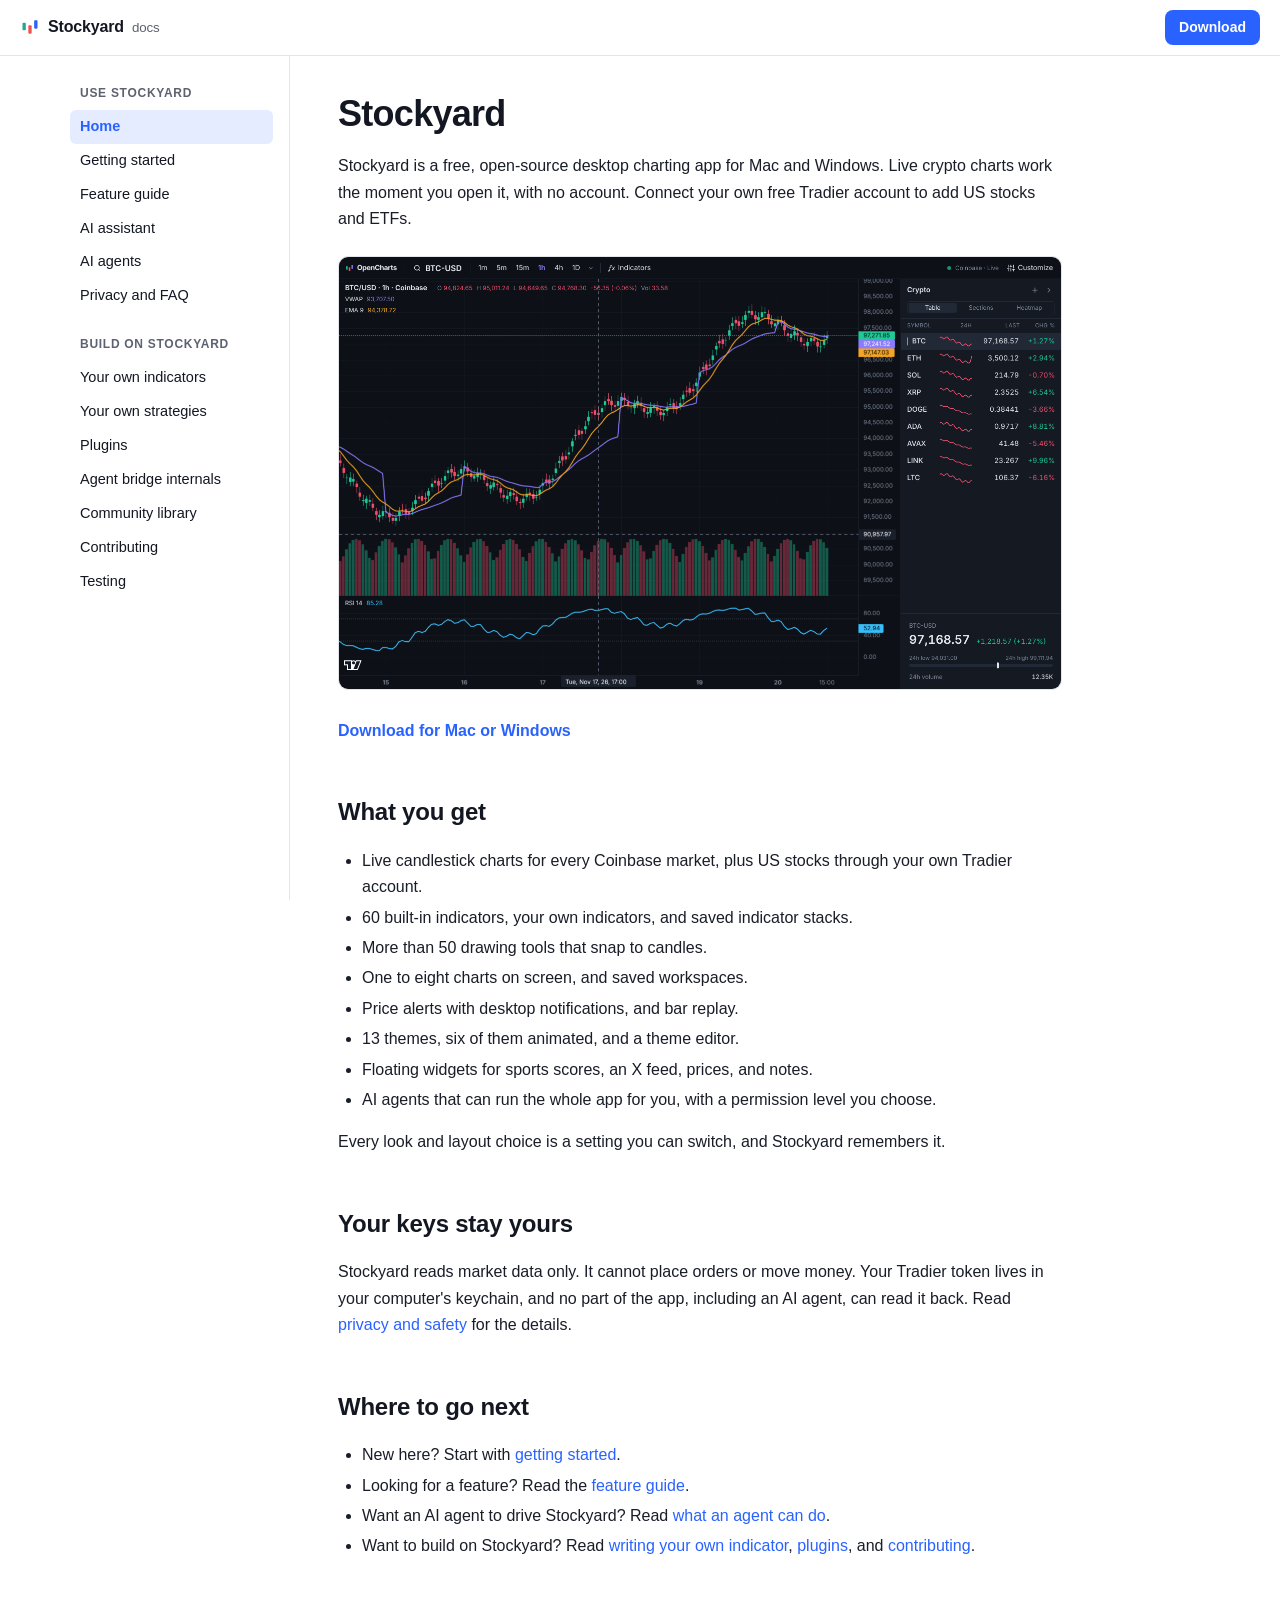
<file: index.html>
<!doctype html>
<html lang="en">
<head>
<meta charset="utf-8">
<meta name="viewport" content="width=device-width, initial-scale=1">
<title>Stockyard docs</title>
<link rel="icon" href="data:image/svg+xml,%3Csvg%20width%3D%2220%22%20height%3D%2220%22%20viewBox%3D%220%200%2024%2024%22%20aria-hidden%3D%22true%22%3E%3Crect%20x%3D%223%22%20y%3D%227%22%20width%3D%224%22%20height%3D%229%22%20rx%3D%221%22%20fill%3D%22%2326a69a%22%2F%3E%3Crect%20x%3D%2210%22%20y%3D%2210%22%20width%3D%224%22%20height%3D%2210%22%20rx%3D%221%22%20fill%3D%22%23ef5350%22%2F%3E%3Crect%20x%3D%2217%22%20y%3D%224%22%20width%3D%224%22%20height%3D%2210%22%20rx%3D%221%22%20fill%3D%22%232962ff%22%2F%3E%3C%2Fsvg%3E">
<link rel="stylesheet" href="style.css">
</head>
<body>
<header class="top">
  <button class="menu" aria-label="Menu" onclick="document.body.classList.toggle('nav-open')">☰</button>
  <a class="brand" href="index.html"><svg width="20" height="20" viewBox="0 0 24 24" aria-hidden="true"><rect x="3" y="7" width="4" height="9" rx="1" fill="#26a69a"/><rect x="10" y="10" width="4" height="10" rx="1" fill="#ef5350"/><rect x="17" y="4" width="4" height="10" rx="1" fill="#2962ff"/></svg><span>Stockyard</span><small>docs</small></a>
  <a class="download" href="https://github.com/mc5161876-rgb/Stockyard-releases/releases/latest" target="_blank" rel="noopener">Download</a>
</header>
<div class="wrap">
  <nav class="side"><div class="group"><div class="group-title">Use Stockyard</div><a href="index.html" aria-current="page">Home</a><a href="getting-started.html">Getting started</a><a href="features.html">Feature guide</a><a href="assistant.html">AI assistant</a><a href="agents.html">AI agents</a><a href="faq.html">Privacy and FAQ</a></div><div class="group"><div class="group-title">Build on Stockyard</div><a href="custom-indicators.html">Your own indicators</a><a href="strategies.html">Your own strategies</a><a href="plugins.html">Plugins</a><a href="agents-contract.html">Agent bridge internals</a><a href="community.html">Community library</a><a href="contributing.html">Contributing</a><a href="testing.html">Testing</a></div></nav>
  <main class="doc"><h1>Stockyard</h1>
<p>Stockyard is a free, open-source desktop charting app for Mac and Windows. Live crypto charts work the moment you open it, with no account. Connect your own free Tradier account to add US stocks and ETFs.</p>
<p><img src="screenshot.png" alt="Stockyard with a live chart, the drawing rail, and the watchlist" loading="lazy"></p>
<p><strong><a href="https://github.com/mc5161876-rgb/Stockyard-releases/releases/latest" target="_blank" rel="noopener">Download for Mac or Windows</a></strong></p>
<h2 id="what-you-get"><a class="anchor" href="#what-you-get">What you get</a></h2>
<ul>
<li>Live candlestick charts for every Coinbase market, plus US stocks through your own Tradier account.</li>
<li>60 built-in indicators, your own indicators, and saved indicator stacks.</li>
<li>More than 50 drawing tools that snap to candles.</li>
<li>One to eight charts on screen, and saved workspaces.</li>
<li>Price alerts with desktop notifications, and bar replay.</li>
<li>13 themes, six of them animated, and a theme editor.</li>
<li>Floating widgets for sports scores, an X feed, prices, and notes.</li>
<li>AI agents that can run the whole app for you, with a permission level you choose.</li>
</ul>
<p>Every look and layout choice is a setting you can switch, and Stockyard remembers it.</p>
<h2 id="your-keys-stay-yours"><a class="anchor" href="#your-keys-stay-yours">Your keys stay yours</a></h2>
<p>Stockyard reads market data only. It cannot place orders or move money. Your Tradier token lives in your computer&#39;s keychain, and no part of the app, including an AI agent, can read it back. Read <a href="faq.html">privacy and safety</a> for the details.</p>
<h2 id="where-to-go-next"><a class="anchor" href="#where-to-go-next">Where to go next</a></h2>
<ul>
<li>New here? Start with <a href="getting-started.html">getting started</a>.</li>
<li>Looking for a feature? Read the <a href="features.html">feature guide</a>.</li>
<li>Want an AI agent to drive Stockyard? Read <a href="agents.html">what an agent can do</a>.</li>
<li>Want to build on Stockyard? Read <a href="custom-indicators.html">writing your own indicator</a>, <a href="plugins.html">plugins</a>, and <a href="contributing.html">contributing</a>.</li>
</ul>
</main>
</div>
</body>
</html>
</file>
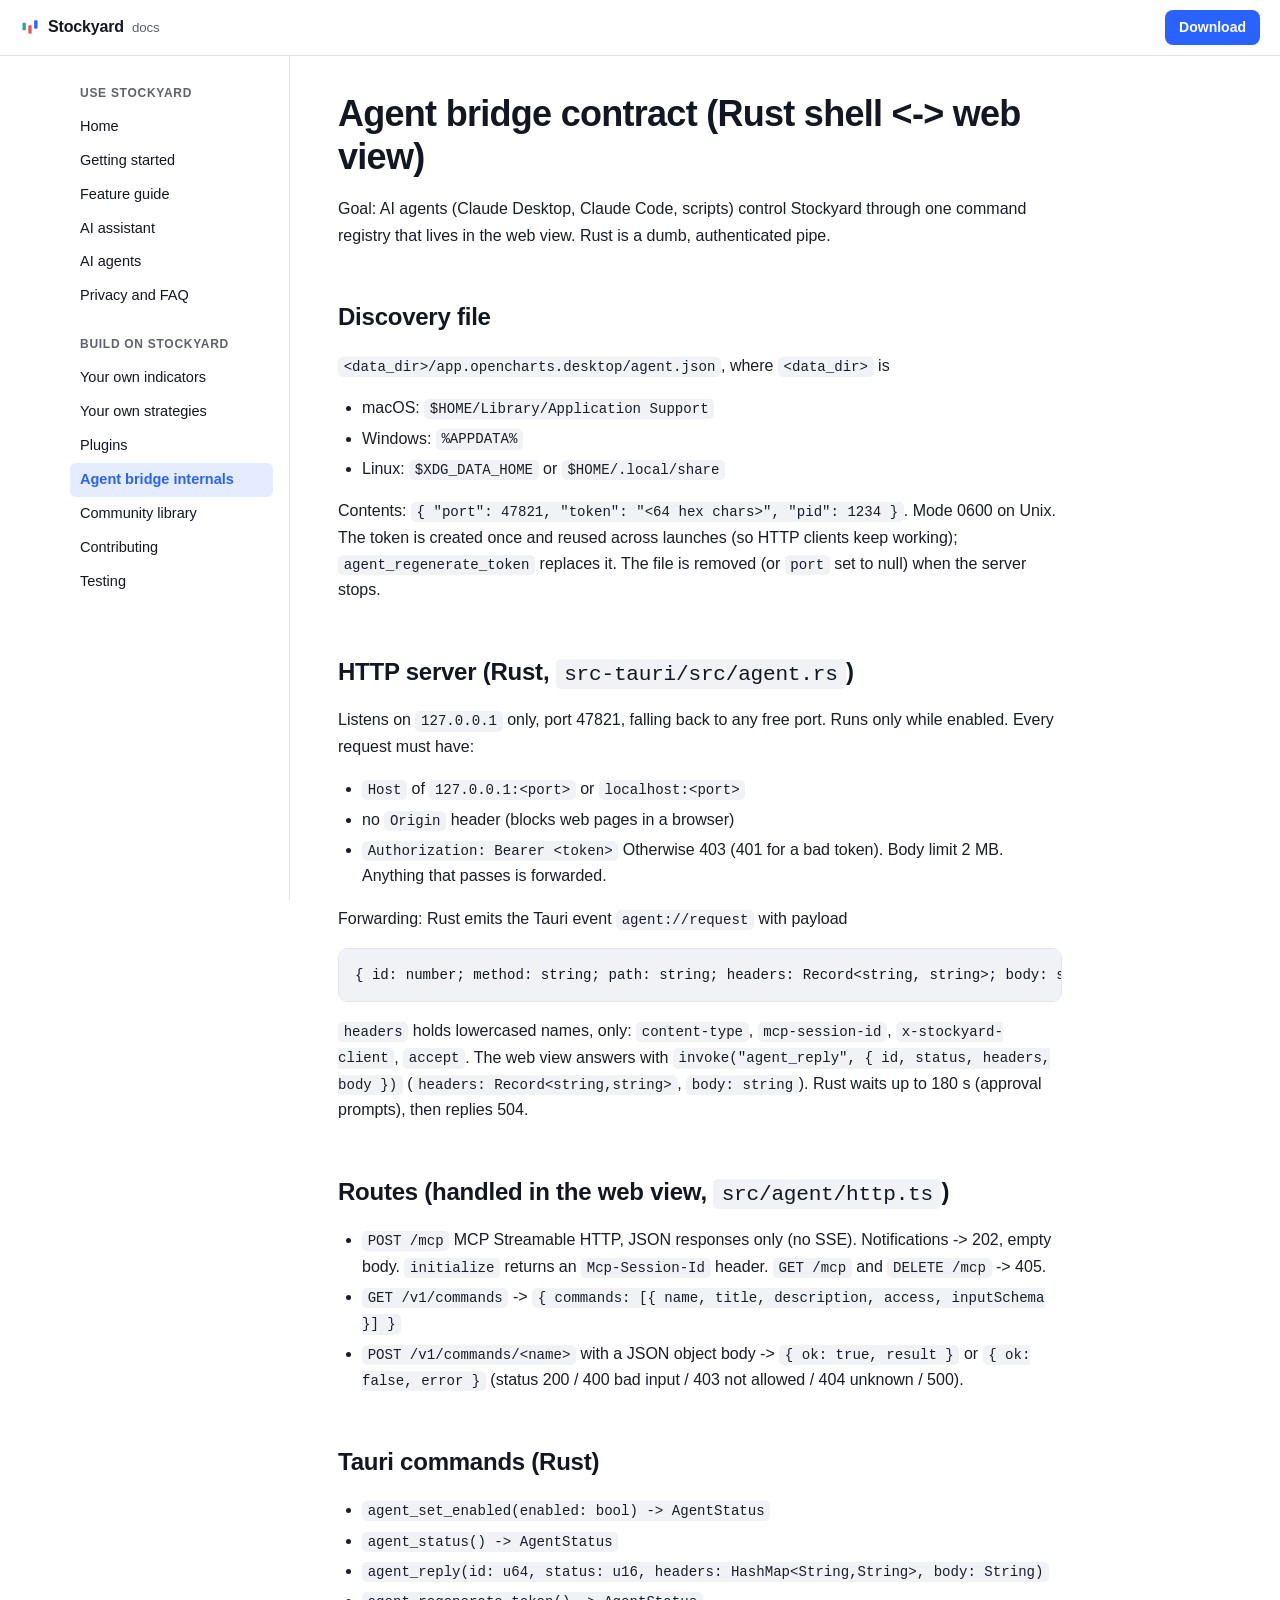
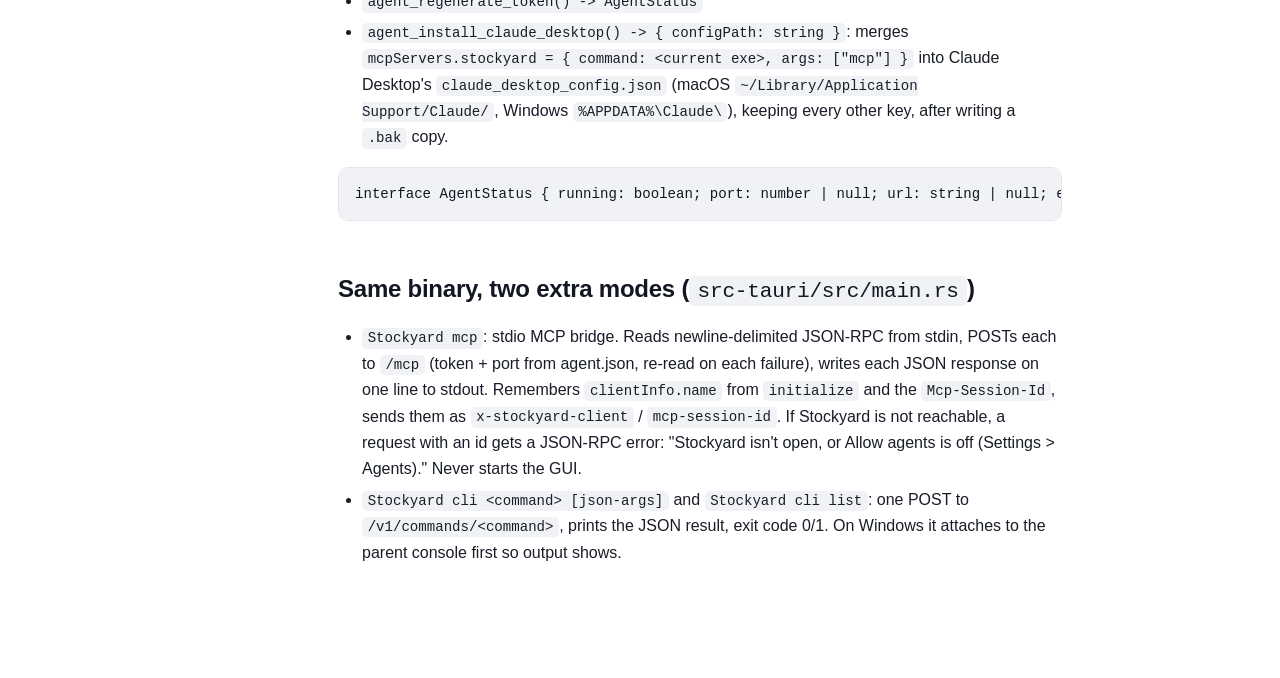
<file: agents-contract.html>
<!doctype html>
<html lang="en">
<head>
<meta charset="utf-8">
<meta name="viewport" content="width=device-width, initial-scale=1">
<title>Agent bridge contract (Rust shell &lt;-&gt; web view) · Stockyard docs</title>
<link rel="icon" href="data:image/svg+xml,%3Csvg%20width%3D%2220%22%20height%3D%2220%22%20viewBox%3D%220%200%2024%2024%22%20aria-hidden%3D%22true%22%3E%3Crect%20x%3D%223%22%20y%3D%227%22%20width%3D%224%22%20height%3D%229%22%20rx%3D%221%22%20fill%3D%22%2326a69a%22%2F%3E%3Crect%20x%3D%2210%22%20y%3D%2210%22%20width%3D%224%22%20height%3D%2210%22%20rx%3D%221%22%20fill%3D%22%23ef5350%22%2F%3E%3Crect%20x%3D%2217%22%20y%3D%224%22%20width%3D%224%22%20height%3D%2210%22%20rx%3D%221%22%20fill%3D%22%232962ff%22%2F%3E%3C%2Fsvg%3E">
<link rel="stylesheet" href="style.css">
</head>
<body>
<header class="top">
  <button class="menu" aria-label="Menu" onclick="document.body.classList.toggle('nav-open')">☰</button>
  <a class="brand" href="index.html"><svg width="20" height="20" viewBox="0 0 24 24" aria-hidden="true"><rect x="3" y="7" width="4" height="9" rx="1" fill="#26a69a"/><rect x="10" y="10" width="4" height="10" rx="1" fill="#ef5350"/><rect x="17" y="4" width="4" height="10" rx="1" fill="#2962ff"/></svg><span>Stockyard</span><small>docs</small></a>
  <a class="download" href="https://github.com/mc5161876-rgb/Stockyard-releases/releases/latest" target="_blank" rel="noopener">Download</a>
</header>
<div class="wrap">
  <nav class="side"><div class="group"><div class="group-title">Use Stockyard</div><a href="index.html">Home</a><a href="getting-started.html">Getting started</a><a href="features.html">Feature guide</a><a href="assistant.html">AI assistant</a><a href="agents.html">AI agents</a><a href="faq.html">Privacy and FAQ</a></div><div class="group"><div class="group-title">Build on Stockyard</div><a href="custom-indicators.html">Your own indicators</a><a href="strategies.html">Your own strategies</a><a href="plugins.html">Plugins</a><a href="agents-contract.html" aria-current="page">Agent bridge internals</a><a href="community.html">Community library</a><a href="contributing.html">Contributing</a><a href="testing.html">Testing</a></div></nav>
  <main class="doc"><h1>Agent bridge contract (Rust shell &lt;-&gt; web view)</h1>
<p>Goal: AI agents (Claude Desktop, Claude Code, scripts) control Stockyard through one
command registry that lives in the web view. Rust is a dumb, authenticated pipe.</p>
<h2 id="discovery-file"><a class="anchor" href="#discovery-file">Discovery file</a></h2>
<p><code>&lt;data_dir&gt;/app.opencharts.desktop/agent.json</code>, where <code>&lt;data_dir&gt;</code> is</p>
<ul>
<li>macOS: <code>$HOME/Library/Application Support</code></li>
<li>Windows: <code>%APPDATA%</code></li>
<li>Linux: <code>$XDG_DATA_HOME</code> or <code>$HOME/.local/share</code></li>
</ul>
<p>Contents: <code>{ &quot;port&quot;: 47821, &quot;token&quot;: &quot;&lt;64 hex chars&gt;&quot;, &quot;pid&quot;: 1234 }</code>. Mode 0600 on Unix.
The token is created once and reused across launches (so HTTP clients keep working);
<code>agent_regenerate_token</code> replaces it. The file is removed (or <code>port</code> set to null) when the server stops.</p>
<h2 id="http-server-rust-src-tauri-src-agent-rs"><a class="anchor" href="#http-server-rust-src-tauri-src-agent-rs">HTTP server (Rust, <code>src-tauri/src/agent.rs</code>)</a></h2>
<p>Listens on <code>127.0.0.1</code> only, port 47821, falling back to any free port. Runs only while enabled.
Every request must have:</p>
<ul>
<li><code>Host</code> of <code>127.0.0.1:&lt;port&gt;</code> or <code>localhost:&lt;port&gt;</code></li>
<li>no <code>Origin</code> header (blocks web pages in a browser)</li>
<li><code>Authorization: Bearer &lt;token&gt;</code>
Otherwise 403 (401 for a bad token). Body limit 2 MB. Anything that passes is forwarded.</li>
</ul>
<p>Forwarding: Rust emits the Tauri event <code>agent://request</code> with payload</p>
<pre><code class="language-ts">{ id: number; method: string; path: string; headers: Record&lt;string, string&gt;; body: string }
</code></pre>
<p><code>headers</code> holds lowercased names, only: <code>content-type</code>, <code>mcp-session-id</code>, <code>x-stockyard-client</code>, <code>accept</code>.
The web view answers with <code>invoke(&quot;agent_reply&quot;, { id, status, headers, body })</code>
(<code>headers: Record&lt;string,string&gt;</code>, <code>body: string</code>). Rust waits up to 180 s (approval prompts),
then replies 504.</p>
<h2 id="routes-handled-in-the-web-view-src-agent-http-ts"><a class="anchor" href="#routes-handled-in-the-web-view-src-agent-http-ts">Routes (handled in the web view, <code>src/agent/http.ts</code>)</a></h2>
<ul>
<li><code>POST /mcp</code> MCP Streamable HTTP, JSON responses only (no SSE). Notifications -&gt; 202, empty body.
<code>initialize</code> returns an <code>Mcp-Session-Id</code> header. <code>GET /mcp</code> and <code>DELETE /mcp</code> -&gt; 405.</li>
<li><code>GET /v1/commands</code> -&gt; <code>{ commands: [{ name, title, description, access, inputSchema }] }</code></li>
<li><code>POST /v1/commands/&lt;name&gt;</code> with a JSON object body -&gt; <code>{ ok: true, result }</code> or <code>{ ok: false, error }</code>
(status 200 / 400 bad input / 403 not allowed / 404 unknown / 500).</li>
</ul>
<h2 id="tauri-commands-rust"><a class="anchor" href="#tauri-commands-rust">Tauri commands (Rust)</a></h2>
<ul>
<li><code>agent_set_enabled(enabled: bool) -&gt; AgentStatus</code></li>
<li><code>agent_status() -&gt; AgentStatus</code></li>
<li><code>agent_reply(id: u64, status: u16, headers: HashMap&lt;String,String&gt;, body: String)</code></li>
<li><code>agent_regenerate_token() -&gt; AgentStatus</code></li>
<li><code>agent_install_claude_desktop() -&gt; { configPath: string }</code>: merges
<code>mcpServers.stockyard = { command: &lt;current exe&gt;, args: [&quot;mcp&quot;] }</code> into Claude Desktop&#39;s
<code>claude_desktop_config.json</code> (macOS <code>~/Library/Application Support/Claude/</code>, Windows
<code>%APPDATA%\Claude\</code>), keeping every other key, after writing a <code>.bak</code> copy.</li>
</ul>
<pre><code class="language-ts">interface AgentStatus { running: boolean; port: number | null; url: string | null; exePath: string; discoveryPath: string; token: string | null; error?: string }
</code></pre>
<h2 id="same-binary-two-extra-modes-src-tauri-src-main-rs"><a class="anchor" href="#same-binary-two-extra-modes-src-tauri-src-main-rs">Same binary, two extra modes (<code>src-tauri/src/main.rs</code>)</a></h2>
<ul>
<li><code>Stockyard mcp</code>: stdio MCP bridge. Reads newline-delimited JSON-RPC from stdin, POSTs each to
<code>/mcp</code> (token + port from agent.json, re-read on each failure), writes each JSON response on one
line to stdout. Remembers <code>clientInfo.name</code> from <code>initialize</code> and the <code>Mcp-Session-Id</code>, sends them
as <code>x-stockyard-client</code> / <code>mcp-session-id</code>. If Stockyard is not reachable, a request with an id
gets a JSON-RPC error: &quot;Stockyard isn&#39;t open, or Allow agents is off (Settings &gt; Agents).&quot;
Never starts the GUI.</li>
<li><code>Stockyard cli &lt;command&gt; [json-args]</code> and <code>Stockyard cli list</code>: one POST to
<code>/v1/commands/&lt;command&gt;</code>, prints the JSON result, exit code 0/1. On Windows it attaches to the
parent console first so output shows.</li>
</ul>
</main>
</div>
</body>
</html>
</file>
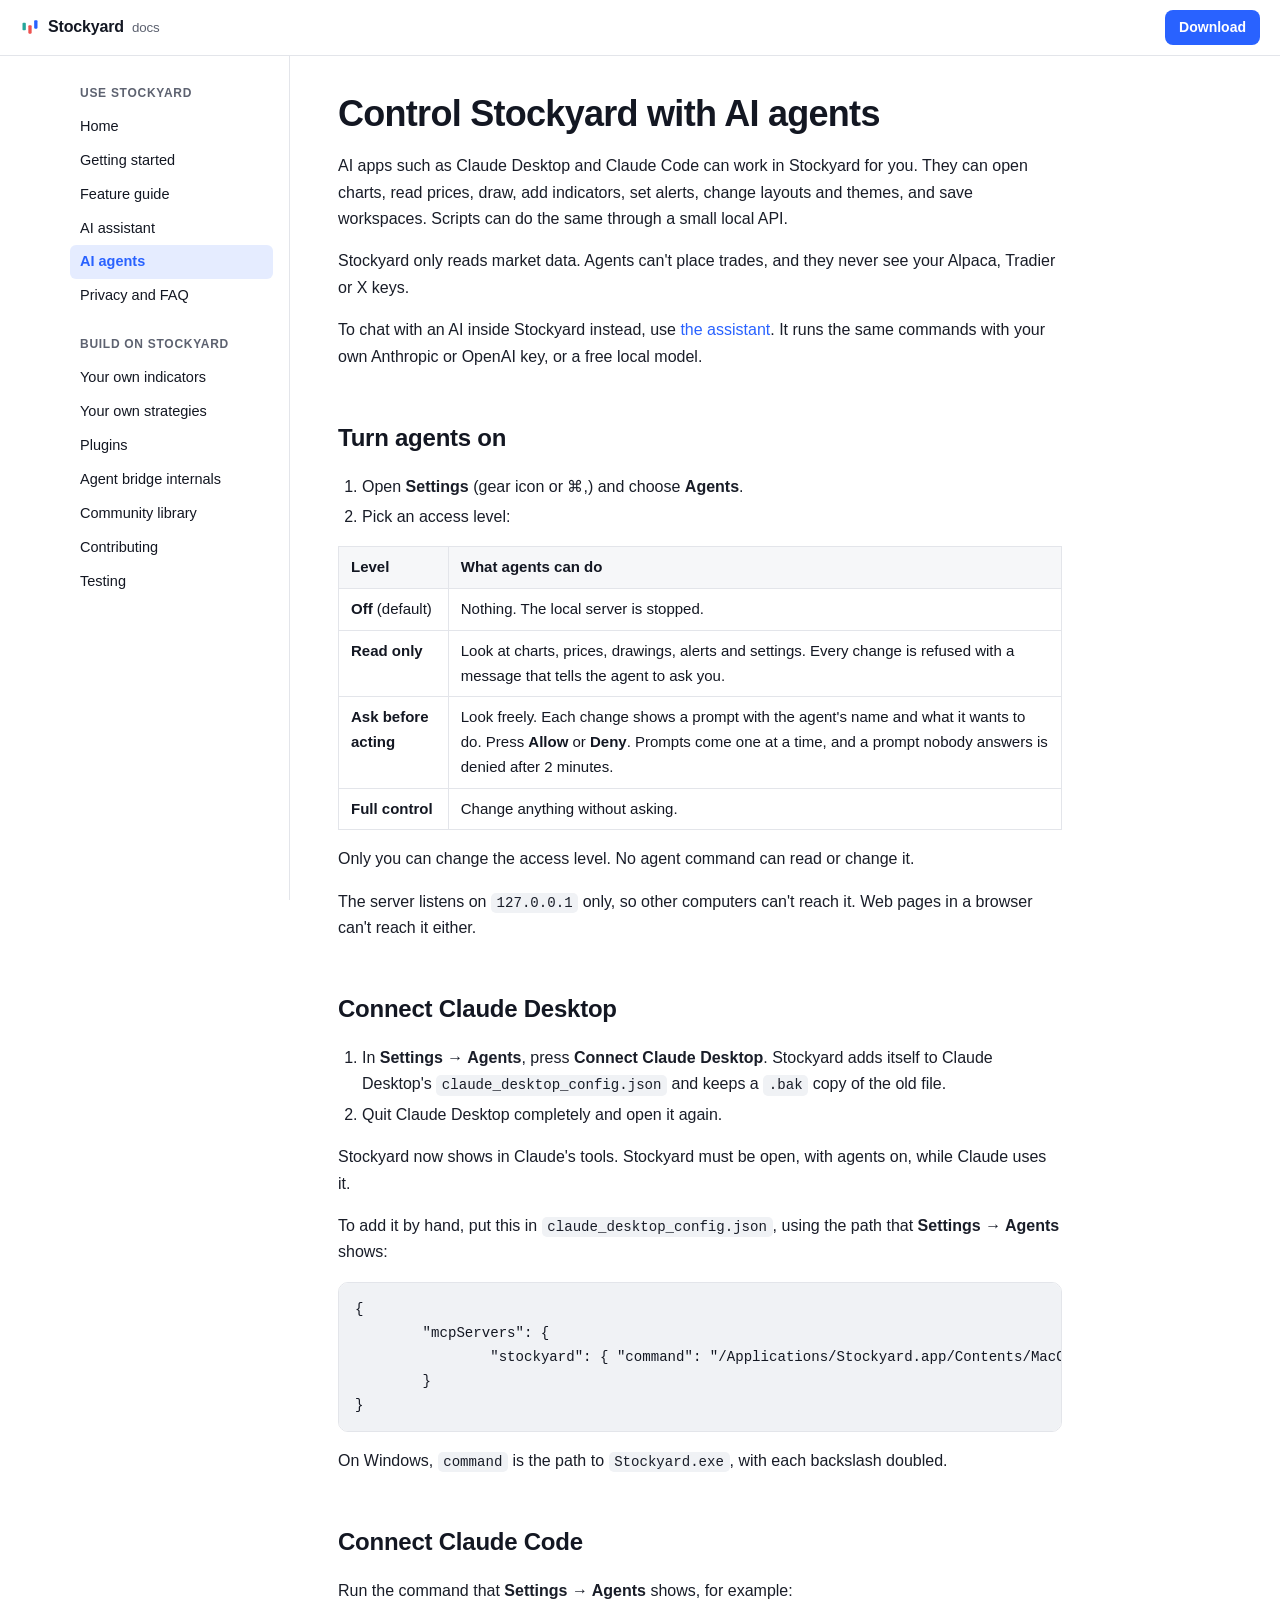
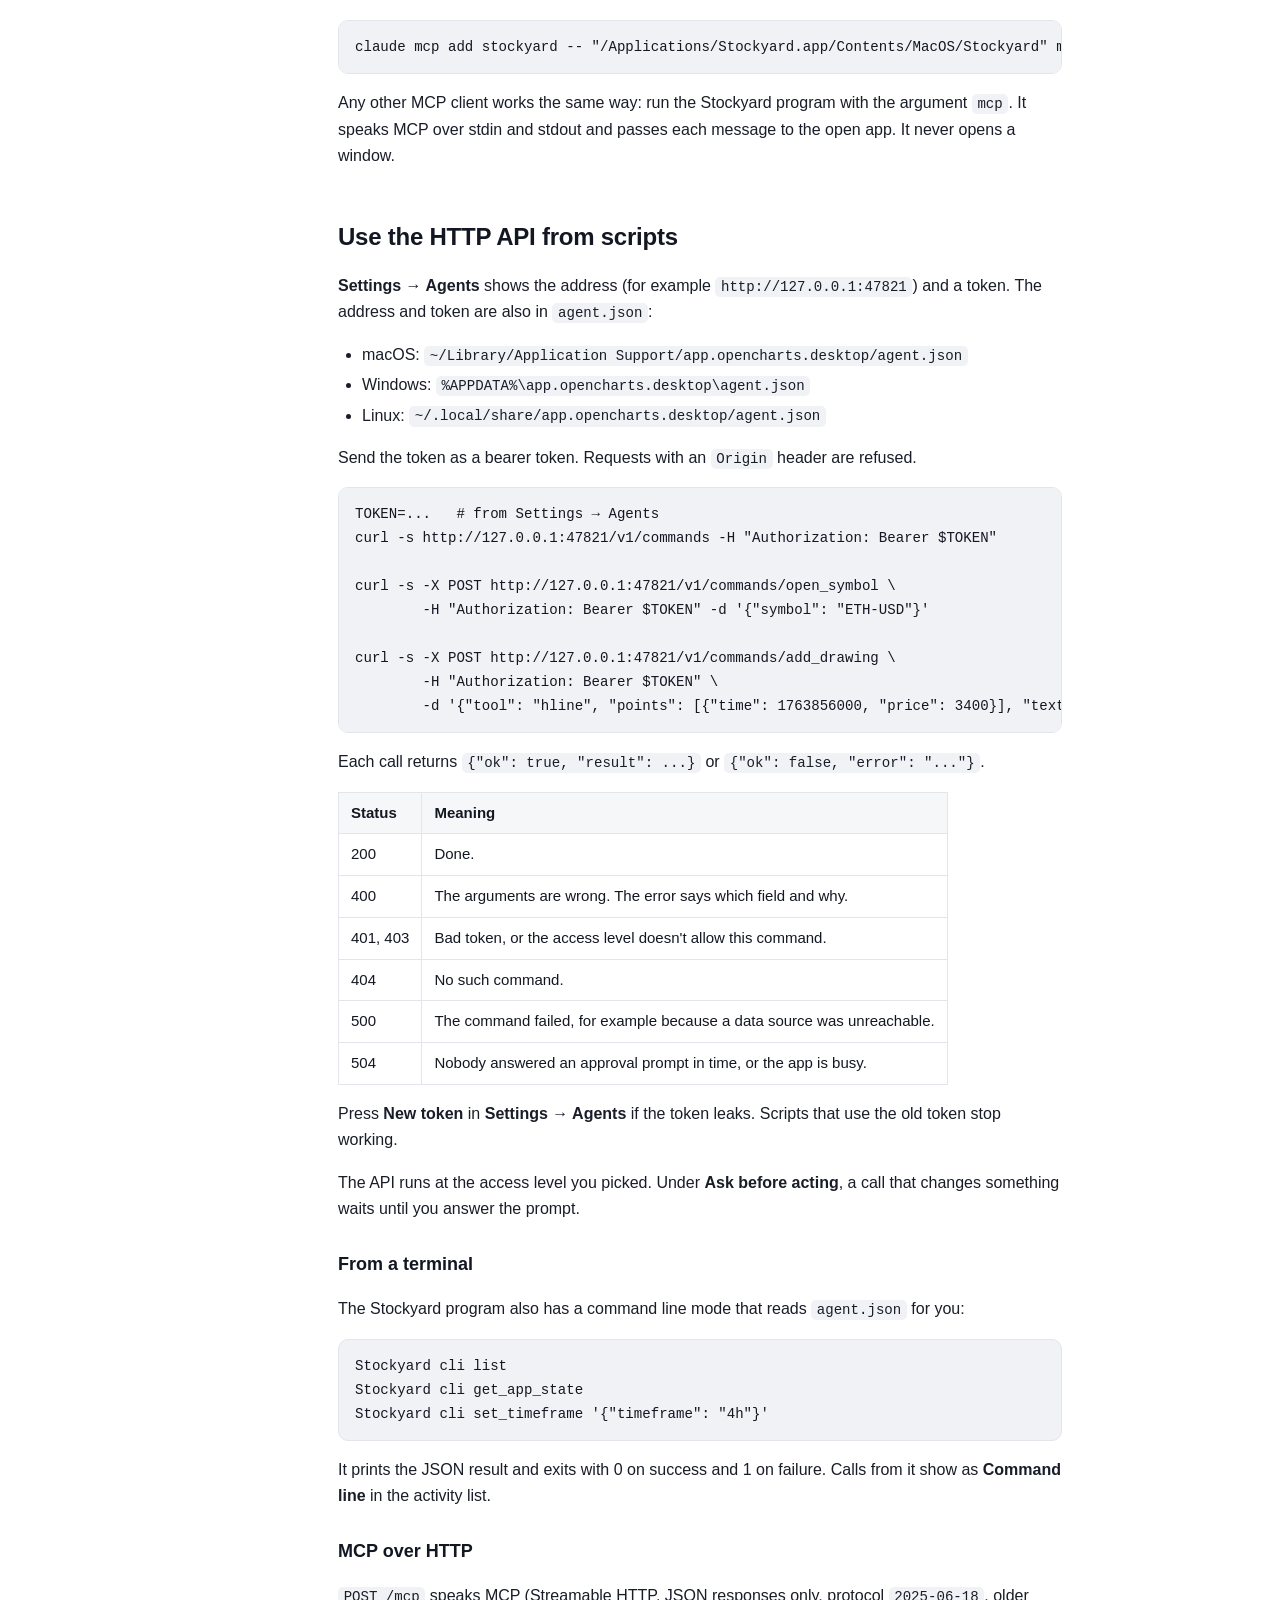
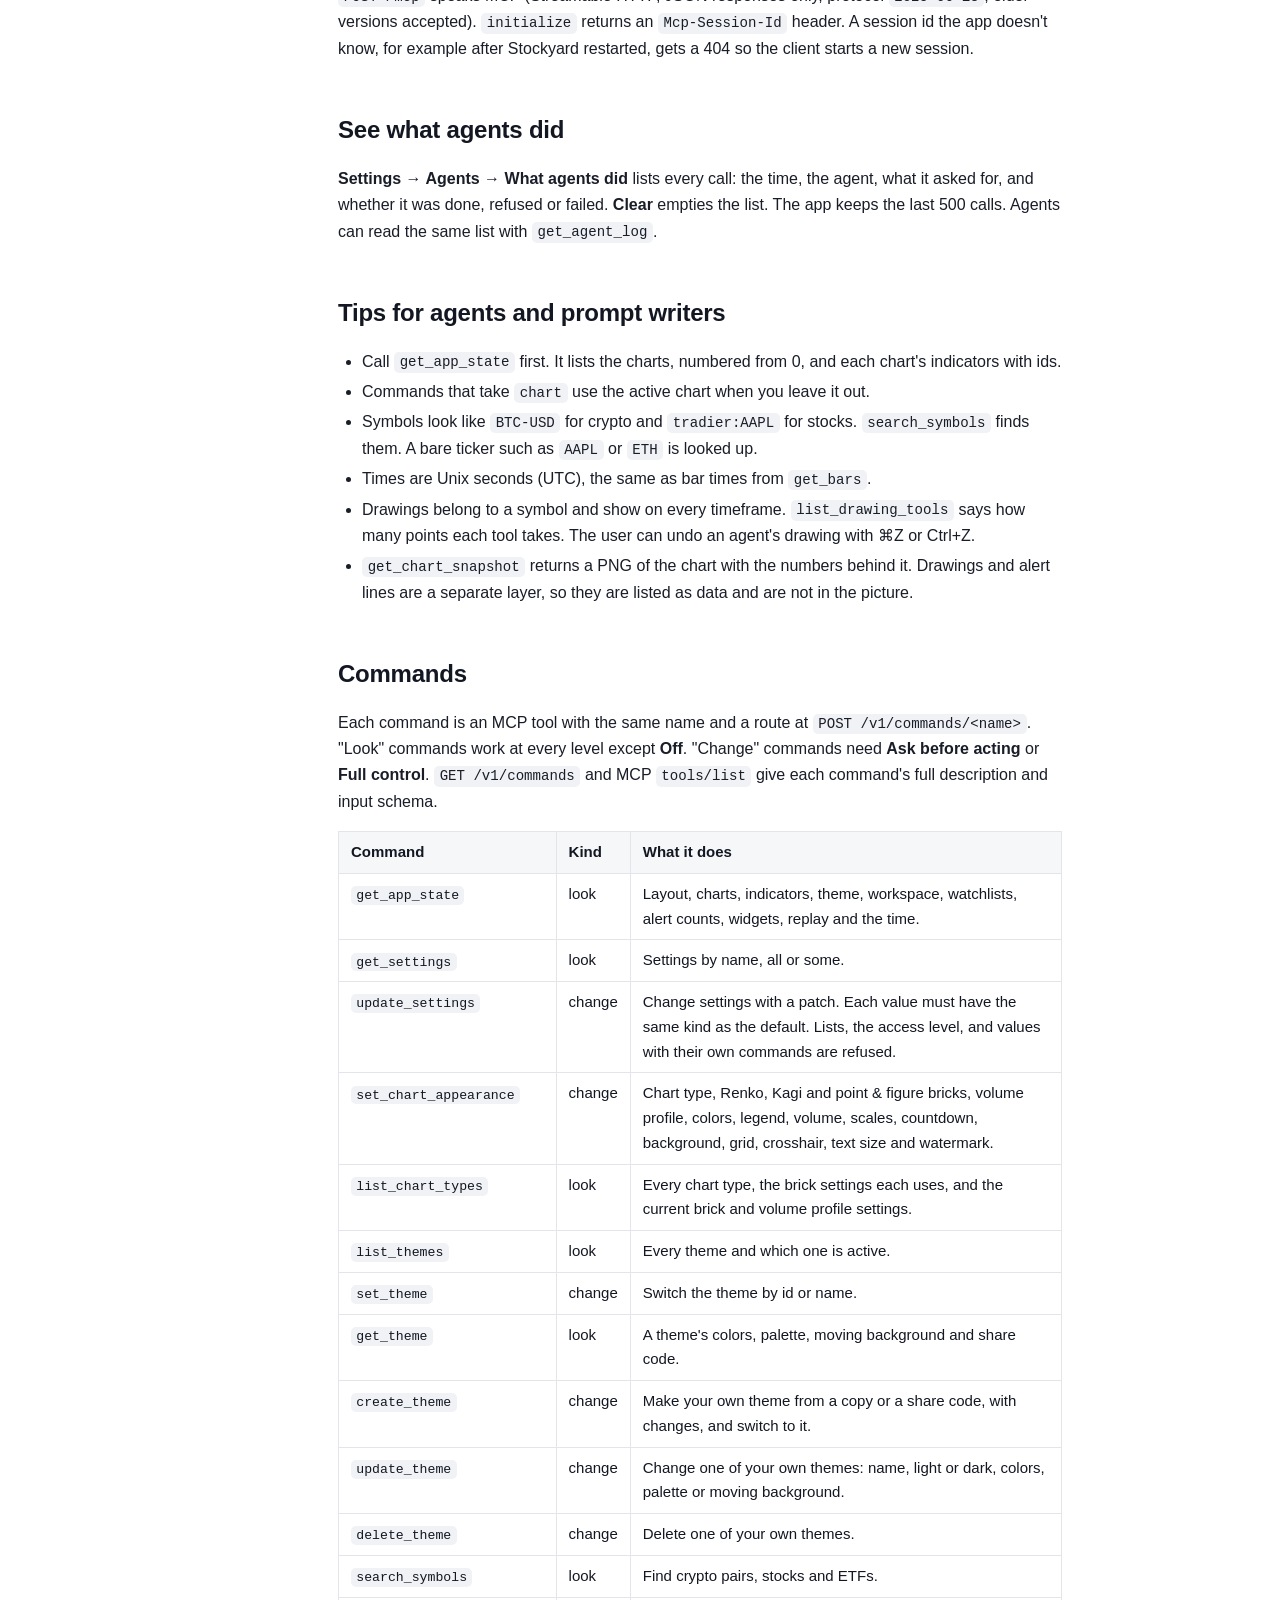
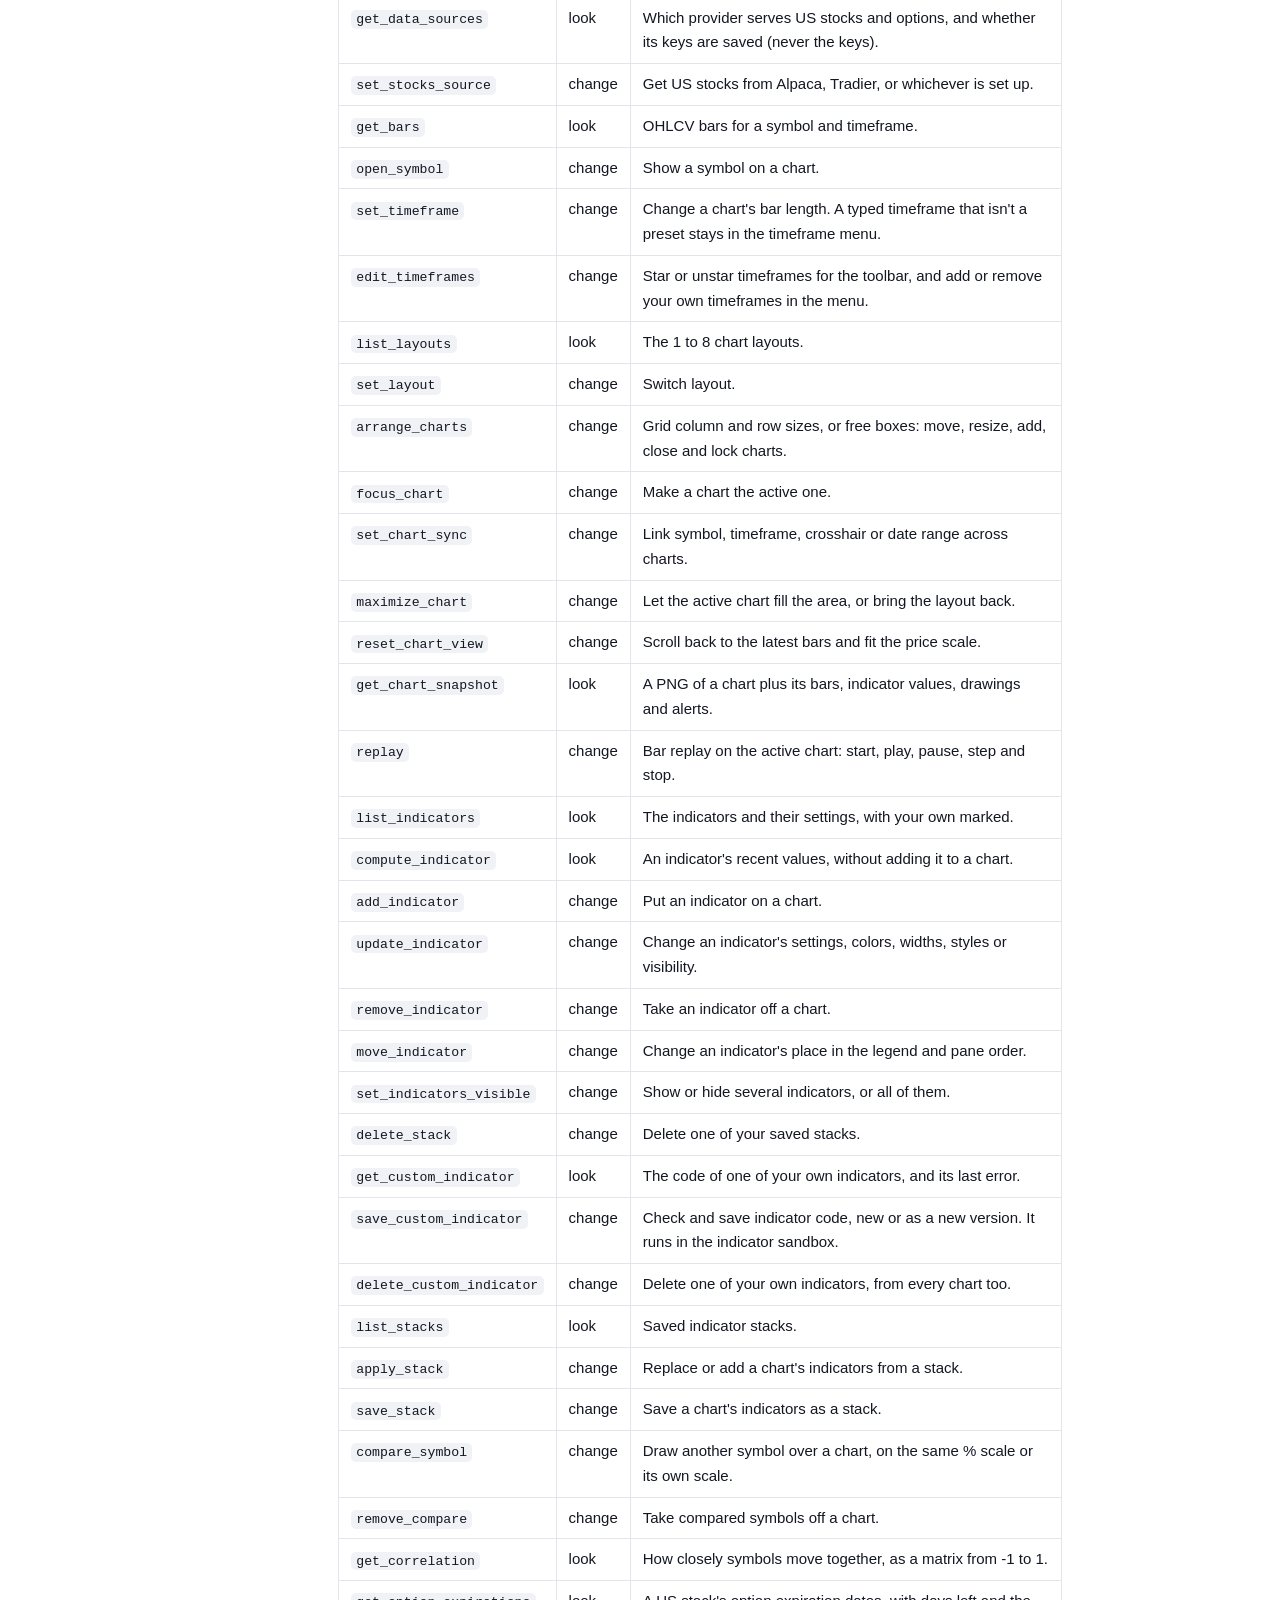
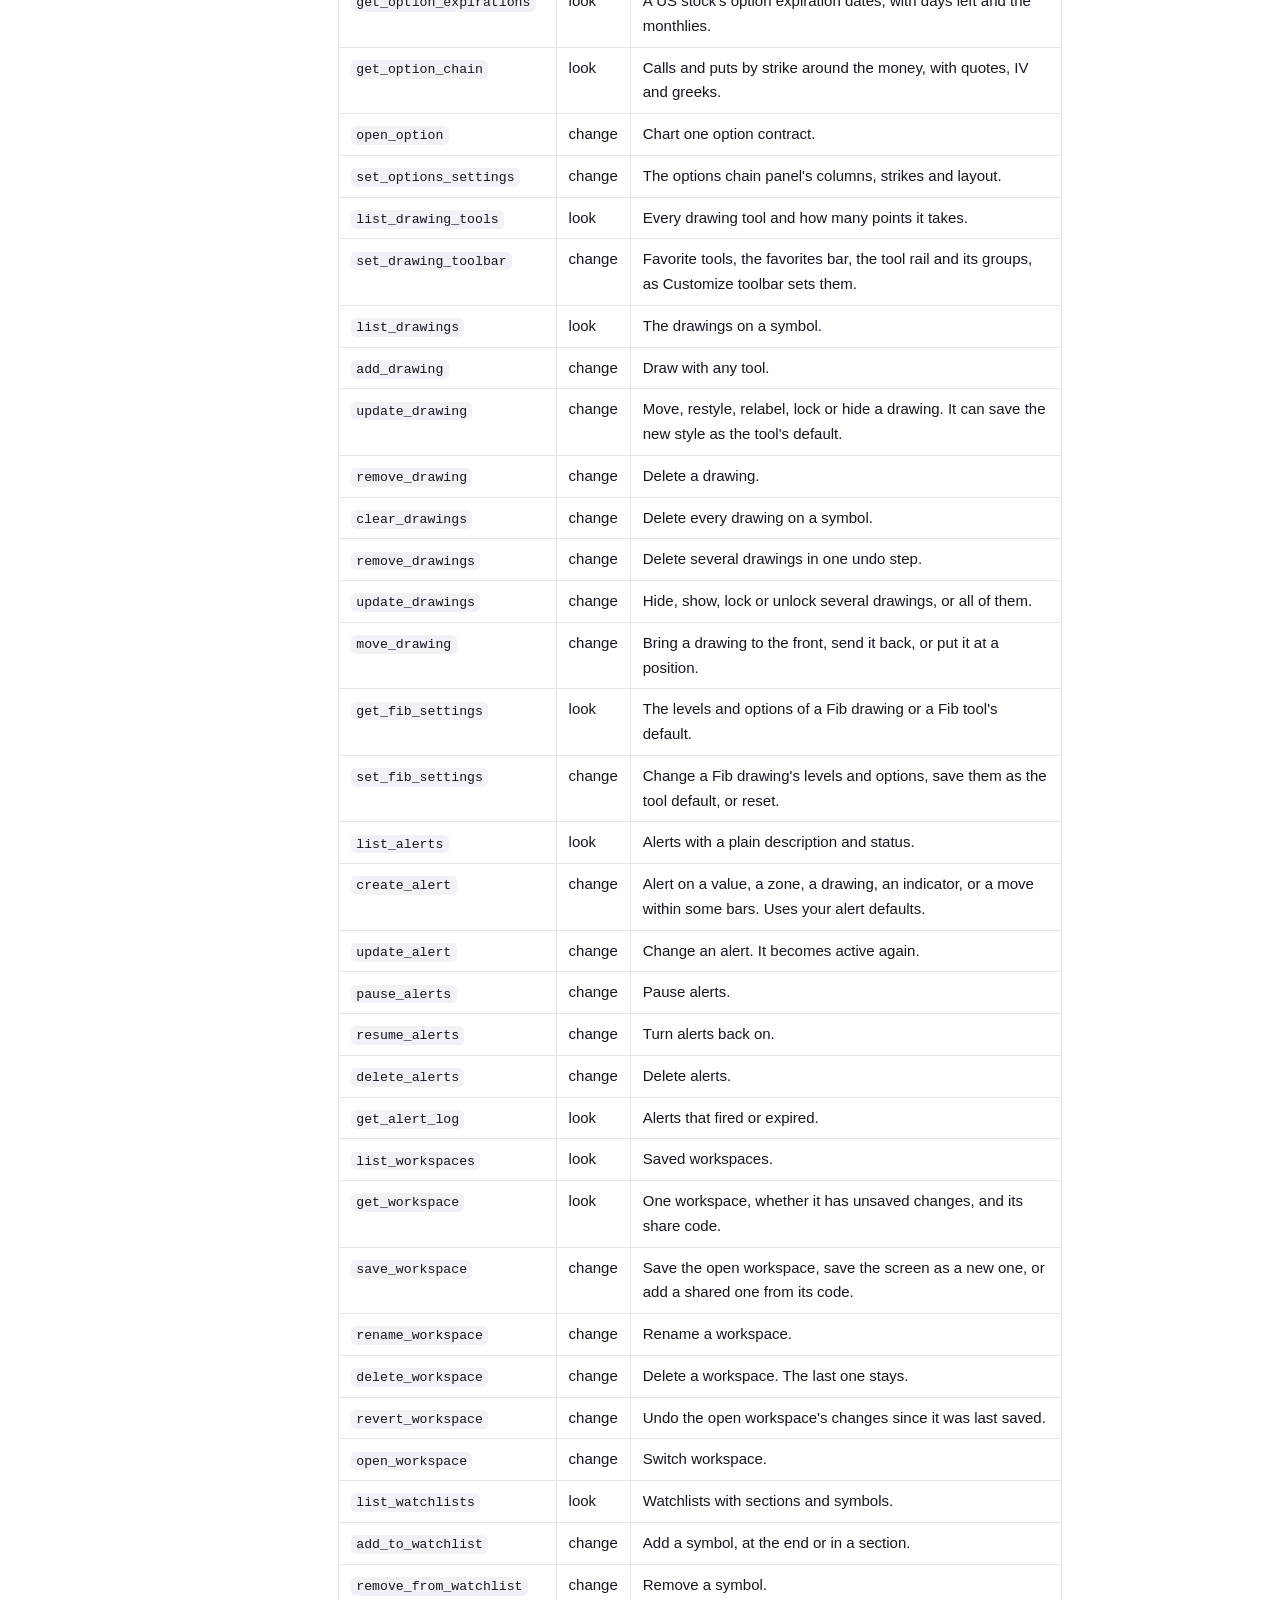
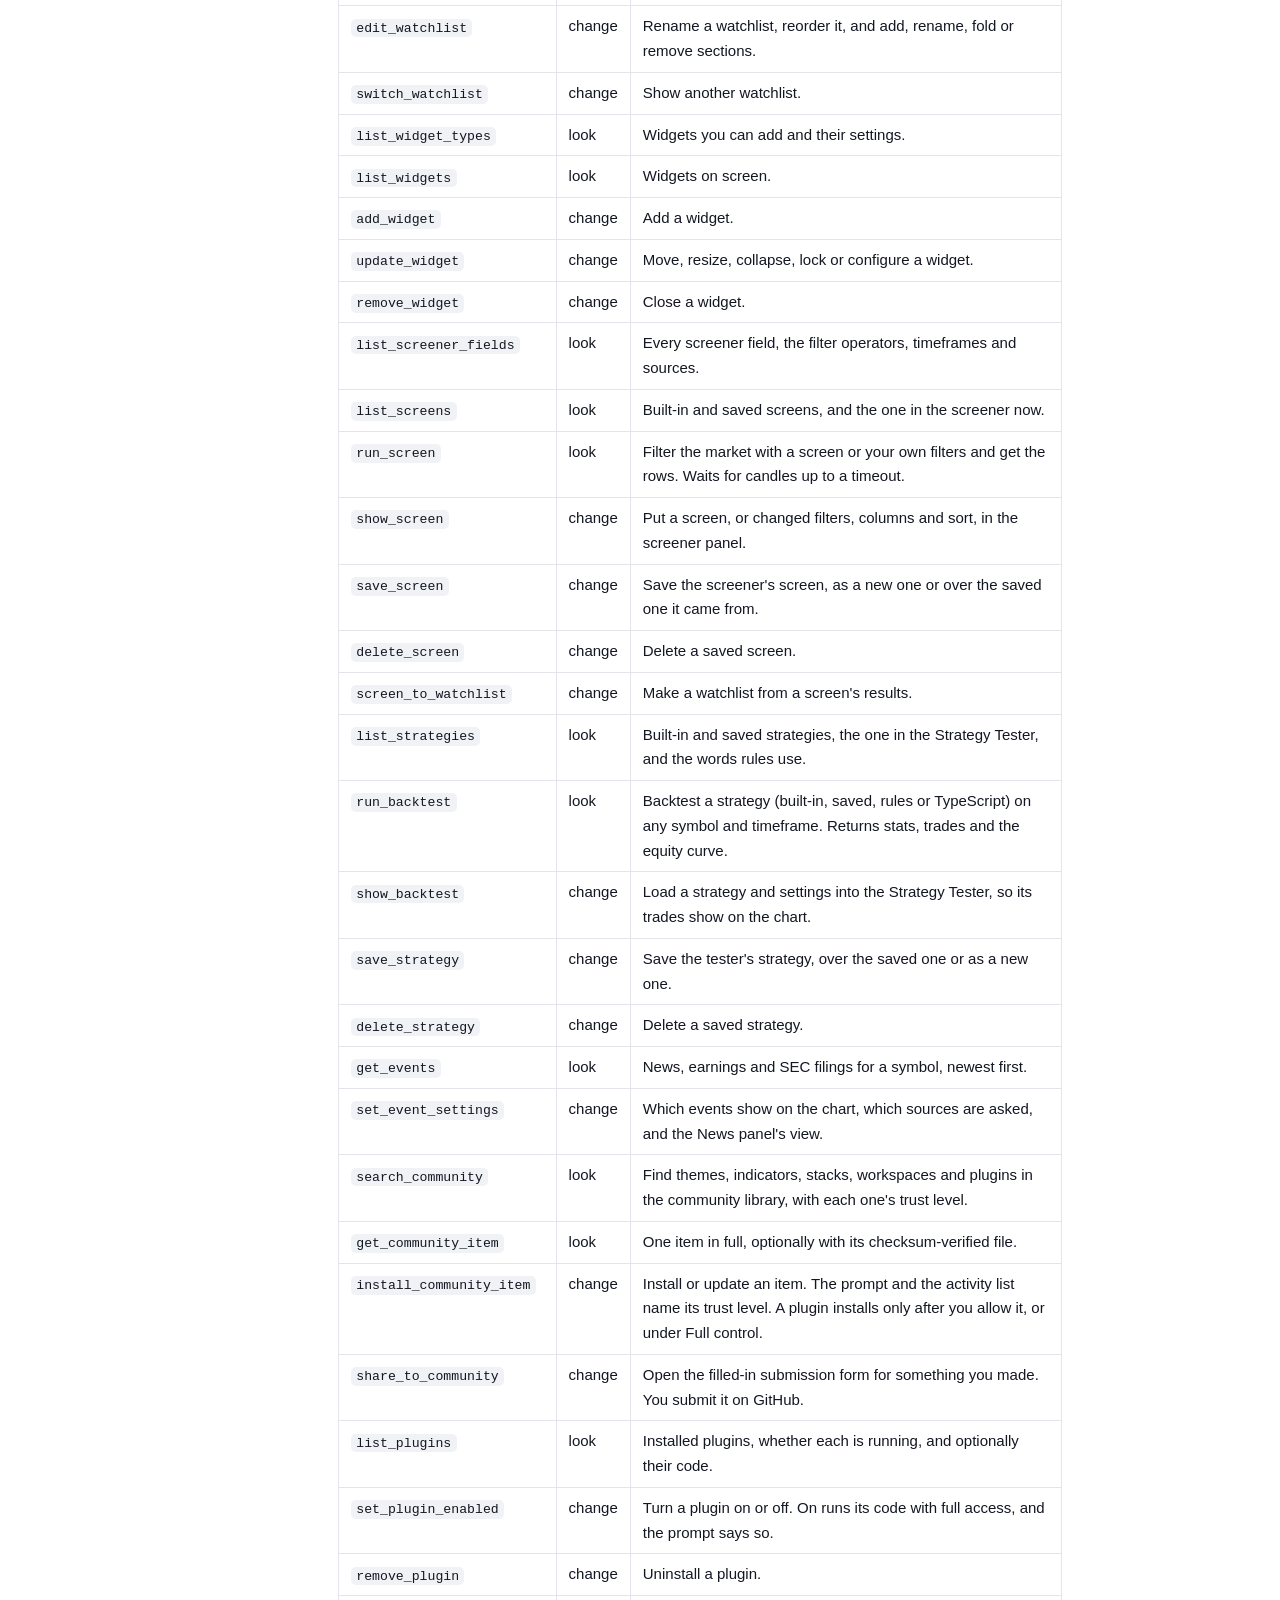
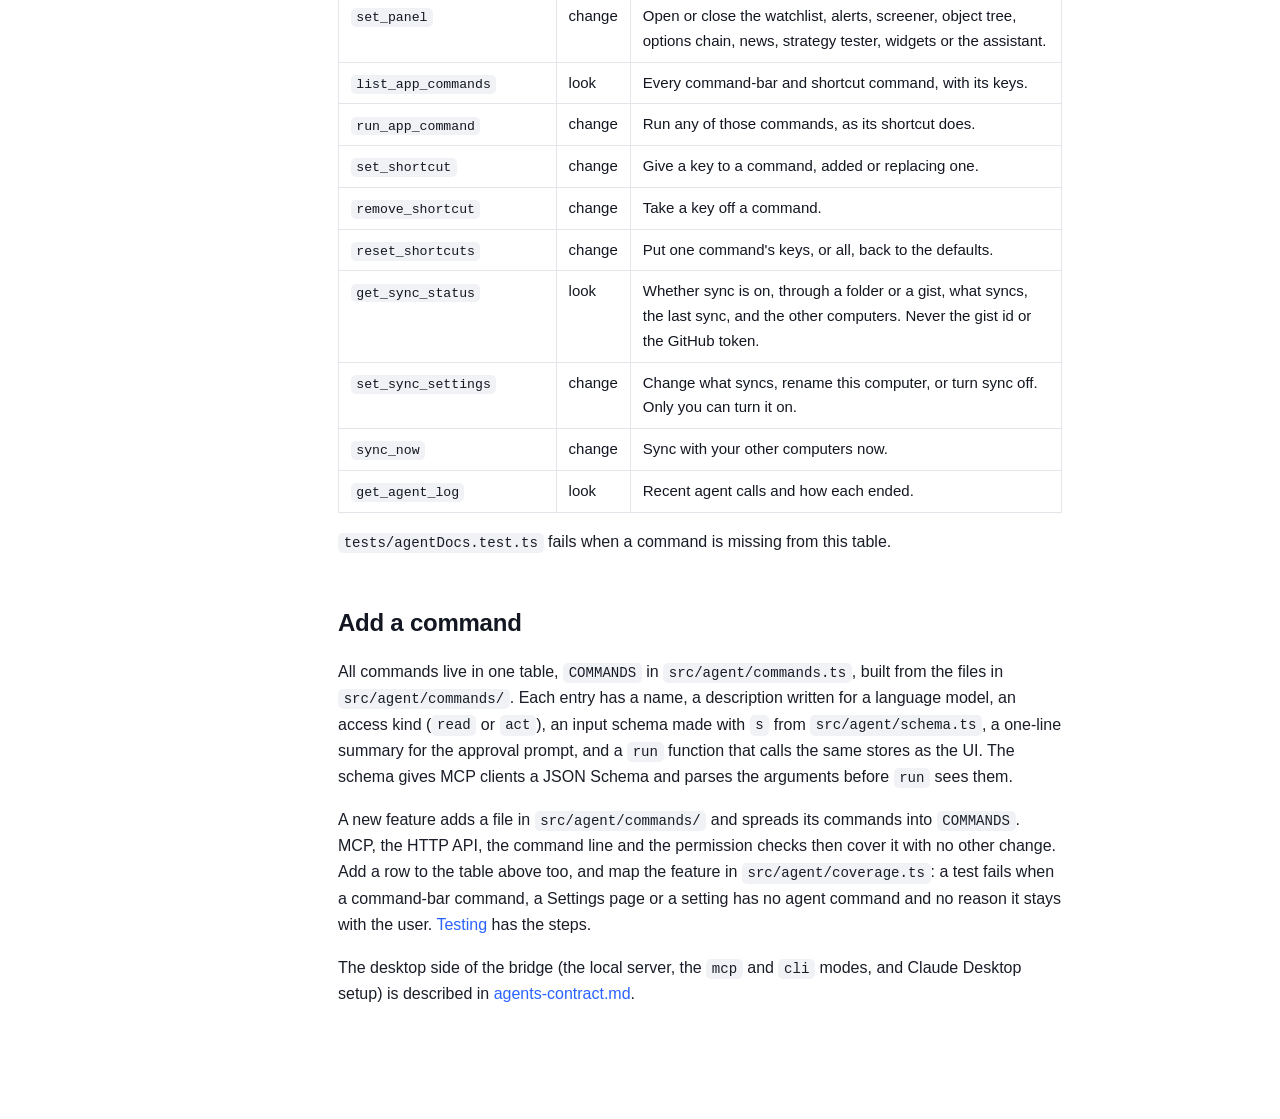
<file: agents.html>
<!doctype html>
<html lang="en">
<head>
<meta charset="utf-8">
<meta name="viewport" content="width=device-width, initial-scale=1">
<title>Control Stockyard with AI agents · Stockyard docs</title>
<link rel="icon" href="data:image/svg+xml,%3Csvg%20width%3D%2220%22%20height%3D%2220%22%20viewBox%3D%220%200%2024%2024%22%20aria-hidden%3D%22true%22%3E%3Crect%20x%3D%223%22%20y%3D%227%22%20width%3D%224%22%20height%3D%229%22%20rx%3D%221%22%20fill%3D%22%2326a69a%22%2F%3E%3Crect%20x%3D%2210%22%20y%3D%2210%22%20width%3D%224%22%20height%3D%2210%22%20rx%3D%221%22%20fill%3D%22%23ef5350%22%2F%3E%3Crect%20x%3D%2217%22%20y%3D%224%22%20width%3D%224%22%20height%3D%2210%22%20rx%3D%221%22%20fill%3D%22%232962ff%22%2F%3E%3C%2Fsvg%3E">
<link rel="stylesheet" href="style.css">
</head>
<body>
<header class="top">
  <button class="menu" aria-label="Menu" onclick="document.body.classList.toggle('nav-open')">☰</button>
  <a class="brand" href="index.html"><svg width="20" height="20" viewBox="0 0 24 24" aria-hidden="true"><rect x="3" y="7" width="4" height="9" rx="1" fill="#26a69a"/><rect x="10" y="10" width="4" height="10" rx="1" fill="#ef5350"/><rect x="17" y="4" width="4" height="10" rx="1" fill="#2962ff"/></svg><span>Stockyard</span><small>docs</small></a>
  <a class="download" href="https://github.com/mc5161876-rgb/Stockyard-releases/releases/latest" target="_blank" rel="noopener">Download</a>
</header>
<div class="wrap">
  <nav class="side"><div class="group"><div class="group-title">Use Stockyard</div><a href="index.html">Home</a><a href="getting-started.html">Getting started</a><a href="features.html">Feature guide</a><a href="assistant.html">AI assistant</a><a href="agents.html" aria-current="page">AI agents</a><a href="faq.html">Privacy and FAQ</a></div><div class="group"><div class="group-title">Build on Stockyard</div><a href="custom-indicators.html">Your own indicators</a><a href="strategies.html">Your own strategies</a><a href="plugins.html">Plugins</a><a href="agents-contract.html">Agent bridge internals</a><a href="community.html">Community library</a><a href="contributing.html">Contributing</a><a href="testing.html">Testing</a></div></nav>
  <main class="doc"><h1>Control Stockyard with AI agents</h1>
<p>AI apps such as Claude Desktop and Claude Code can work in Stockyard for you. They can open charts, read prices, draw, add indicators, set alerts, change layouts and themes, and save workspaces. Scripts can do the same through a small local API.</p>
<p>Stockyard only reads market data. Agents can&#39;t place trades, and they never see your Alpaca, Tradier or X keys.</p>
<p>To chat with an AI inside Stockyard instead, use <a href="assistant.html">the assistant</a>. It runs the same commands with your own Anthropic or OpenAI key, or a free local model.</p>
<h2 id="turn-agents-on"><a class="anchor" href="#turn-agents-on">Turn agents on</a></h2>
<ol>
<li>Open <strong>Settings</strong> (gear icon or ⌘,) and choose <strong>Agents</strong>.</li>
<li>Pick an access level:</li>
</ol>
<table>
<thead>
<tr>
<th>Level</th>
<th>What agents can do</th>
</tr>
</thead>
<tbody><tr>
<td><strong>Off</strong> (default)</td>
<td>Nothing. The local server is stopped.</td>
</tr>
<tr>
<td><strong>Read only</strong></td>
<td>Look at charts, prices, drawings, alerts and settings. Every change is refused with a message that tells the agent to ask you.</td>
</tr>
<tr>
<td><strong>Ask before acting</strong></td>
<td>Look freely. Each change shows a prompt with the agent&#39;s name and what it wants to do. Press <strong>Allow</strong> or <strong>Deny</strong>. Prompts come one at a time, and a prompt nobody answers is denied after 2 minutes.</td>
</tr>
<tr>
<td><strong>Full control</strong></td>
<td>Change anything without asking.</td>
</tr>
</tbody></table>
<p>Only you can change the access level. No agent command can read or change it.</p>
<p>The server listens on <code>127.0.0.1</code> only, so other computers can&#39;t reach it. Web pages in a browser can&#39;t reach it either.</p>
<h2 id="connect-claude-desktop"><a class="anchor" href="#connect-claude-desktop">Connect Claude Desktop</a></h2>
<ol>
<li>In <strong>Settings → Agents</strong>, press <strong>Connect Claude Desktop</strong>. Stockyard adds itself to Claude Desktop&#39;s <code>claude_desktop_config.json</code> and keeps a <code>.bak</code> copy of the old file.</li>
<li>Quit Claude Desktop completely and open it again.</li>
</ol>
<p>Stockyard now shows in Claude&#39;s tools. Stockyard must be open, with agents on, while Claude uses it.</p>
<p>To add it by hand, put this in <code>claude_desktop_config.json</code>, using the path that <strong>Settings → Agents</strong> shows:</p>
<pre><code class="language-json">{
	&quot;mcpServers&quot;: {
		&quot;stockyard&quot;: { &quot;command&quot;: &quot;/Applications/Stockyard.app/Contents/MacOS/Stockyard&quot;, &quot;args&quot;: [&quot;mcp&quot;] }
	}
}
</code></pre>
<p>On Windows, <code>command</code> is the path to <code>Stockyard.exe</code>, with each backslash doubled.</p>
<h2 id="connect-claude-code"><a class="anchor" href="#connect-claude-code">Connect Claude Code</a></h2>
<p>Run the command that <strong>Settings → Agents</strong> shows, for example:</p>
<pre><code class="language-bash">claude mcp add stockyard -- &quot;/Applications/Stockyard.app/Contents/MacOS/Stockyard&quot; mcp
</code></pre>
<p>Any other MCP client works the same way: run the Stockyard program with the argument <code>mcp</code>. It speaks MCP over stdin and stdout and passes each message to the open app. It never opens a window.</p>
<h2 id="use-the-http-api-from-scripts"><a class="anchor" href="#use-the-http-api-from-scripts">Use the HTTP API from scripts</a></h2>
<p><strong>Settings → Agents</strong> shows the address (for example <code>http://127.0.0.1:47821</code>) and a token. The address and token are also in <code>agent.json</code>:</p>
<ul>
<li>macOS: <code>~/Library/Application Support/app.opencharts.desktop/agent.json</code></li>
<li>Windows: <code>%APPDATA%\app.opencharts.desktop\agent.json</code></li>
<li>Linux: <code>~/.local/share/app.opencharts.desktop/agent.json</code></li>
</ul>
<p>Send the token as a bearer token. Requests with an <code>Origin</code> header are refused.</p>
<pre><code class="language-bash">TOKEN=...   # from Settings → Agents
curl -s http://127.0.0.1:47821/v1/commands -H &quot;Authorization: Bearer $TOKEN&quot;

curl -s -X POST http://127.0.0.1:47821/v1/commands/open_symbol \
	-H &quot;Authorization: Bearer $TOKEN&quot; -d &#39;{&quot;symbol&quot;: &quot;ETH-USD&quot;}&#39;

curl -s -X POST http://127.0.0.1:47821/v1/commands/add_drawing \
	-H &quot;Authorization: Bearer $TOKEN&quot; \
	-d &#39;{&quot;tool&quot;: &quot;hline&quot;, &quot;points&quot;: [{&quot;time&quot;: 1763856000, &quot;price&quot;: 3400}], &quot;text&quot;: &quot;support&quot;}&#39;
</code></pre>
<p>Each call returns <code>{&quot;ok&quot;: true, &quot;result&quot;: ...}</code> or <code>{&quot;ok&quot;: false, &quot;error&quot;: &quot;...&quot;}</code>.</p>
<table>
<thead>
<tr>
<th>Status</th>
<th>Meaning</th>
</tr>
</thead>
<tbody><tr>
<td>200</td>
<td>Done.</td>
</tr>
<tr>
<td>400</td>
<td>The arguments are wrong. The error says which field and why.</td>
</tr>
<tr>
<td>401, 403</td>
<td>Bad token, or the access level doesn&#39;t allow this command.</td>
</tr>
<tr>
<td>404</td>
<td>No such command.</td>
</tr>
<tr>
<td>500</td>
<td>The command failed, for example because a data source was unreachable.</td>
</tr>
<tr>
<td>504</td>
<td>Nobody answered an approval prompt in time, or the app is busy.</td>
</tr>
</tbody></table>
<p>Press <strong>New token</strong> in <strong>Settings → Agents</strong> if the token leaks. Scripts that use the old token stop working.</p>
<p>The API runs at the access level you picked. Under <strong>Ask before acting</strong>, a call that changes something waits until you answer the prompt.</p>
<h3 id="from-a-terminal"><a class="anchor" href="#from-a-terminal">From a terminal</a></h3>
<p>The Stockyard program also has a command line mode that reads <code>agent.json</code> for you:</p>
<pre><code class="language-bash">Stockyard cli list
Stockyard cli get_app_state
Stockyard cli set_timeframe &#39;{&quot;timeframe&quot;: &quot;4h&quot;}&#39;
</code></pre>
<p>It prints the JSON result and exits with 0 on success and 1 on failure. Calls from it show as <strong>Command line</strong> in the activity list.</p>
<h3 id="mcp-over-http"><a class="anchor" href="#mcp-over-http">MCP over HTTP</a></h3>
<p><code>POST /mcp</code> speaks MCP (Streamable HTTP, JSON responses only, protocol <code>2025-06-18</code>, older versions accepted). <code>initialize</code> returns an <code>Mcp-Session-Id</code> header. A session id the app doesn&#39;t know, for example after Stockyard restarted, gets a 404 so the client starts a new session.</p>
<h2 id="see-what-agents-did"><a class="anchor" href="#see-what-agents-did">See what agents did</a></h2>
<p><strong>Settings → Agents → What agents did</strong> lists every call: the time, the agent, what it asked for, and whether it was done, refused or failed. <strong>Clear</strong> empties the list. The app keeps the last 500 calls. Agents can read the same list with <code>get_agent_log</code>.</p>
<h2 id="tips-for-agents-and-prompt-writers"><a class="anchor" href="#tips-for-agents-and-prompt-writers">Tips for agents and prompt writers</a></h2>
<ul>
<li>Call <code>get_app_state</code> first. It lists the charts, numbered from 0, and each chart&#39;s indicators with ids.</li>
<li>Commands that take <code>chart</code> use the active chart when you leave it out.</li>
<li>Symbols look like <code>BTC-USD</code> for crypto and <code>tradier:AAPL</code> for stocks. <code>search_symbols</code> finds them. A bare ticker such as <code>AAPL</code> or <code>ETH</code> is looked up.</li>
<li>Times are Unix seconds (UTC), the same as bar times from <code>get_bars</code>.</li>
<li>Drawings belong to a symbol and show on every timeframe. <code>list_drawing_tools</code> says how many points each tool takes. The user can undo an agent&#39;s drawing with ⌘Z or Ctrl+Z.</li>
<li><code>get_chart_snapshot</code> returns a PNG of the chart with the numbers behind it. Drawings and alert lines are a separate layer, so they are listed as data and are not in the picture.</li>
</ul>
<h2 id="commands"><a class="anchor" href="#commands">Commands</a></h2>
<p>Each command is an MCP tool with the same name and a route at <code>POST /v1/commands/&lt;name&gt;</code>. &quot;Look&quot; commands work at every level except <strong>Off</strong>. &quot;Change&quot; commands need <strong>Ask before acting</strong> or <strong>Full control</strong>. <code>GET /v1/commands</code> and MCP <code>tools/list</code> give each command&#39;s full description and input schema.</p>
<table>
<thead>
<tr>
<th>Command</th>
<th>Kind</th>
<th>What it does</th>
</tr>
</thead>
<tbody><tr>
<td><code>get_app_state</code></td>
<td>look</td>
<td>Layout, charts, indicators, theme, workspace, watchlists, alert counts, widgets, replay and the time.</td>
</tr>
<tr>
<td><code>get_settings</code></td>
<td>look</td>
<td>Settings by name, all or some.</td>
</tr>
<tr>
<td><code>update_settings</code></td>
<td>change</td>
<td>Change settings with a patch. Each value must have the same kind as the default. Lists, the access level, and values with their own commands are refused.</td>
</tr>
<tr>
<td><code>set_chart_appearance</code></td>
<td>change</td>
<td>Chart type, Renko, Kagi and point &amp; figure bricks, volume profile, colors, legend, volume, scales, countdown, background, grid, crosshair, text size and watermark.</td>
</tr>
<tr>
<td><code>list_chart_types</code></td>
<td>look</td>
<td>Every chart type, the brick settings each uses, and the current brick and volume profile settings.</td>
</tr>
<tr>
<td><code>list_themes</code></td>
<td>look</td>
<td>Every theme and which one is active.</td>
</tr>
<tr>
<td><code>set_theme</code></td>
<td>change</td>
<td>Switch the theme by id or name.</td>
</tr>
<tr>
<td><code>get_theme</code></td>
<td>look</td>
<td>A theme&#39;s colors, palette, moving background and share code.</td>
</tr>
<tr>
<td><code>create_theme</code></td>
<td>change</td>
<td>Make your own theme from a copy or a share code, with changes, and switch to it.</td>
</tr>
<tr>
<td><code>update_theme</code></td>
<td>change</td>
<td>Change one of your own themes: name, light or dark, colors, palette or moving background.</td>
</tr>
<tr>
<td><code>delete_theme</code></td>
<td>change</td>
<td>Delete one of your own themes.</td>
</tr>
<tr>
<td><code>search_symbols</code></td>
<td>look</td>
<td>Find crypto pairs, stocks and ETFs.</td>
</tr>
<tr>
<td><code>get_data_sources</code></td>
<td>look</td>
<td>Which provider serves US stocks and options, and whether its keys are saved (never the keys).</td>
</tr>
<tr>
<td><code>set_stocks_source</code></td>
<td>change</td>
<td>Get US stocks from Alpaca, Tradier, or whichever is set up.</td>
</tr>
<tr>
<td><code>get_bars</code></td>
<td>look</td>
<td>OHLCV bars for a symbol and timeframe.</td>
</tr>
<tr>
<td><code>open_symbol</code></td>
<td>change</td>
<td>Show a symbol on a chart.</td>
</tr>
<tr>
<td><code>set_timeframe</code></td>
<td>change</td>
<td>Change a chart&#39;s bar length. A typed timeframe that isn&#39;t a preset stays in the timeframe menu.</td>
</tr>
<tr>
<td><code>edit_timeframes</code></td>
<td>change</td>
<td>Star or unstar timeframes for the toolbar, and add or remove your own timeframes in the menu.</td>
</tr>
<tr>
<td><code>list_layouts</code></td>
<td>look</td>
<td>The 1 to 8 chart layouts.</td>
</tr>
<tr>
<td><code>set_layout</code></td>
<td>change</td>
<td>Switch layout.</td>
</tr>
<tr>
<td><code>arrange_charts</code></td>
<td>change</td>
<td>Grid column and row sizes, or free boxes: move, resize, add, close and lock charts.</td>
</tr>
<tr>
<td><code>focus_chart</code></td>
<td>change</td>
<td>Make a chart the active one.</td>
</tr>
<tr>
<td><code>set_chart_sync</code></td>
<td>change</td>
<td>Link symbol, timeframe, crosshair or date range across charts.</td>
</tr>
<tr>
<td><code>maximize_chart</code></td>
<td>change</td>
<td>Let the active chart fill the area, or bring the layout back.</td>
</tr>
<tr>
<td><code>reset_chart_view</code></td>
<td>change</td>
<td>Scroll back to the latest bars and fit the price scale.</td>
</tr>
<tr>
<td><code>get_chart_snapshot</code></td>
<td>look</td>
<td>A PNG of a chart plus its bars, indicator values, drawings and alerts.</td>
</tr>
<tr>
<td><code>replay</code></td>
<td>change</td>
<td>Bar replay on the active chart: start, play, pause, step and stop.</td>
</tr>
<tr>
<td><code>list_indicators</code></td>
<td>look</td>
<td>The indicators and their settings, with your own marked.</td>
</tr>
<tr>
<td><code>compute_indicator</code></td>
<td>look</td>
<td>An indicator&#39;s recent values, without adding it to a chart.</td>
</tr>
<tr>
<td><code>add_indicator</code></td>
<td>change</td>
<td>Put an indicator on a chart.</td>
</tr>
<tr>
<td><code>update_indicator</code></td>
<td>change</td>
<td>Change an indicator&#39;s settings, colors, widths, styles or visibility.</td>
</tr>
<tr>
<td><code>remove_indicator</code></td>
<td>change</td>
<td>Take an indicator off a chart.</td>
</tr>
<tr>
<td><code>move_indicator</code></td>
<td>change</td>
<td>Change an indicator&#39;s place in the legend and pane order.</td>
</tr>
<tr>
<td><code>set_indicators_visible</code></td>
<td>change</td>
<td>Show or hide several indicators, or all of them.</td>
</tr>
<tr>
<td><code>delete_stack</code></td>
<td>change</td>
<td>Delete one of your saved stacks.</td>
</tr>
<tr>
<td><code>get_custom_indicator</code></td>
<td>look</td>
<td>The code of one of your own indicators, and its last error.</td>
</tr>
<tr>
<td><code>save_custom_indicator</code></td>
<td>change</td>
<td>Check and save indicator code, new or as a new version. It runs in the indicator sandbox.</td>
</tr>
<tr>
<td><code>delete_custom_indicator</code></td>
<td>change</td>
<td>Delete one of your own indicators, from every chart too.</td>
</tr>
<tr>
<td><code>list_stacks</code></td>
<td>look</td>
<td>Saved indicator stacks.</td>
</tr>
<tr>
<td><code>apply_stack</code></td>
<td>change</td>
<td>Replace or add a chart&#39;s indicators from a stack.</td>
</tr>
<tr>
<td><code>save_stack</code></td>
<td>change</td>
<td>Save a chart&#39;s indicators as a stack.</td>
</tr>
<tr>
<td><code>compare_symbol</code></td>
<td>change</td>
<td>Draw another symbol over a chart, on the same % scale or its own scale.</td>
</tr>
<tr>
<td><code>remove_compare</code></td>
<td>change</td>
<td>Take compared symbols off a chart.</td>
</tr>
<tr>
<td><code>get_correlation</code></td>
<td>look</td>
<td>How closely symbols move together, as a matrix from -1 to 1.</td>
</tr>
<tr>
<td><code>get_option_expirations</code></td>
<td>look</td>
<td>A US stock&#39;s option expiration dates, with days left and the monthlies.</td>
</tr>
<tr>
<td><code>get_option_chain</code></td>
<td>look</td>
<td>Calls and puts by strike around the money, with quotes, IV and greeks.</td>
</tr>
<tr>
<td><code>open_option</code></td>
<td>change</td>
<td>Chart one option contract.</td>
</tr>
<tr>
<td><code>set_options_settings</code></td>
<td>change</td>
<td>The options chain panel&#39;s columns, strikes and layout.</td>
</tr>
<tr>
<td><code>list_drawing_tools</code></td>
<td>look</td>
<td>Every drawing tool and how many points it takes.</td>
</tr>
<tr>
<td><code>set_drawing_toolbar</code></td>
<td>change</td>
<td>Favorite tools, the favorites bar, the tool rail and its groups, as Customize toolbar sets them.</td>
</tr>
<tr>
<td><code>list_drawings</code></td>
<td>look</td>
<td>The drawings on a symbol.</td>
</tr>
<tr>
<td><code>add_drawing</code></td>
<td>change</td>
<td>Draw with any tool.</td>
</tr>
<tr>
<td><code>update_drawing</code></td>
<td>change</td>
<td>Move, restyle, relabel, lock or hide a drawing. It can save the new style as the tool&#39;s default.</td>
</tr>
<tr>
<td><code>remove_drawing</code></td>
<td>change</td>
<td>Delete a drawing.</td>
</tr>
<tr>
<td><code>clear_drawings</code></td>
<td>change</td>
<td>Delete every drawing on a symbol.</td>
</tr>
<tr>
<td><code>remove_drawings</code></td>
<td>change</td>
<td>Delete several drawings in one undo step.</td>
</tr>
<tr>
<td><code>update_drawings</code></td>
<td>change</td>
<td>Hide, show, lock or unlock several drawings, or all of them.</td>
</tr>
<tr>
<td><code>move_drawing</code></td>
<td>change</td>
<td>Bring a drawing to the front, send it back, or put it at a position.</td>
</tr>
<tr>
<td><code>get_fib_settings</code></td>
<td>look</td>
<td>The levels and options of a Fib drawing or a Fib tool&#39;s default.</td>
</tr>
<tr>
<td><code>set_fib_settings</code></td>
<td>change</td>
<td>Change a Fib drawing&#39;s levels and options, save them as the tool default, or reset.</td>
</tr>
<tr>
<td><code>list_alerts</code></td>
<td>look</td>
<td>Alerts with a plain description and status.</td>
</tr>
<tr>
<td><code>create_alert</code></td>
<td>change</td>
<td>Alert on a value, a zone, a drawing, an indicator, or a move within some bars. Uses your alert defaults.</td>
</tr>
<tr>
<td><code>update_alert</code></td>
<td>change</td>
<td>Change an alert. It becomes active again.</td>
</tr>
<tr>
<td><code>pause_alerts</code></td>
<td>change</td>
<td>Pause alerts.</td>
</tr>
<tr>
<td><code>resume_alerts</code></td>
<td>change</td>
<td>Turn alerts back on.</td>
</tr>
<tr>
<td><code>delete_alerts</code></td>
<td>change</td>
<td>Delete alerts.</td>
</tr>
<tr>
<td><code>get_alert_log</code></td>
<td>look</td>
<td>Alerts that fired or expired.</td>
</tr>
<tr>
<td><code>list_workspaces</code></td>
<td>look</td>
<td>Saved workspaces.</td>
</tr>
<tr>
<td><code>get_workspace</code></td>
<td>look</td>
<td>One workspace, whether it has unsaved changes, and its share code.</td>
</tr>
<tr>
<td><code>save_workspace</code></td>
<td>change</td>
<td>Save the open workspace, save the screen as a new one, or add a shared one from its code.</td>
</tr>
<tr>
<td><code>rename_workspace</code></td>
<td>change</td>
<td>Rename a workspace.</td>
</tr>
<tr>
<td><code>delete_workspace</code></td>
<td>change</td>
<td>Delete a workspace. The last one stays.</td>
</tr>
<tr>
<td><code>revert_workspace</code></td>
<td>change</td>
<td>Undo the open workspace&#39;s changes since it was last saved.</td>
</tr>
<tr>
<td><code>open_workspace</code></td>
<td>change</td>
<td>Switch workspace.</td>
</tr>
<tr>
<td><code>list_watchlists</code></td>
<td>look</td>
<td>Watchlists with sections and symbols.</td>
</tr>
<tr>
<td><code>add_to_watchlist</code></td>
<td>change</td>
<td>Add a symbol, at the end or in a section.</td>
</tr>
<tr>
<td><code>remove_from_watchlist</code></td>
<td>change</td>
<td>Remove a symbol.</td>
</tr>
<tr>
<td><code>edit_watchlist</code></td>
<td>change</td>
<td>Rename a watchlist, reorder it, and add, rename, fold or remove sections.</td>
</tr>
<tr>
<td><code>switch_watchlist</code></td>
<td>change</td>
<td>Show another watchlist.</td>
</tr>
<tr>
<td><code>list_widget_types</code></td>
<td>look</td>
<td>Widgets you can add and their settings.</td>
</tr>
<tr>
<td><code>list_widgets</code></td>
<td>look</td>
<td>Widgets on screen.</td>
</tr>
<tr>
<td><code>add_widget</code></td>
<td>change</td>
<td>Add a widget.</td>
</tr>
<tr>
<td><code>update_widget</code></td>
<td>change</td>
<td>Move, resize, collapse, lock or configure a widget.</td>
</tr>
<tr>
<td><code>remove_widget</code></td>
<td>change</td>
<td>Close a widget.</td>
</tr>
<tr>
<td><code>list_screener_fields</code></td>
<td>look</td>
<td>Every screener field, the filter operators, timeframes and sources.</td>
</tr>
<tr>
<td><code>list_screens</code></td>
<td>look</td>
<td>Built-in and saved screens, and the one in the screener now.</td>
</tr>
<tr>
<td><code>run_screen</code></td>
<td>look</td>
<td>Filter the market with a screen or your own filters and get the rows. Waits for candles up to a timeout.</td>
</tr>
<tr>
<td><code>show_screen</code></td>
<td>change</td>
<td>Put a screen, or changed filters, columns and sort, in the screener panel.</td>
</tr>
<tr>
<td><code>save_screen</code></td>
<td>change</td>
<td>Save the screener&#39;s screen, as a new one or over the saved one it came from.</td>
</tr>
<tr>
<td><code>delete_screen</code></td>
<td>change</td>
<td>Delete a saved screen.</td>
</tr>
<tr>
<td><code>screen_to_watchlist</code></td>
<td>change</td>
<td>Make a watchlist from a screen&#39;s results.</td>
</tr>
<tr>
<td><code>list_strategies</code></td>
<td>look</td>
<td>Built-in and saved strategies, the one in the Strategy Tester, and the words rules use.</td>
</tr>
<tr>
<td><code>run_backtest</code></td>
<td>look</td>
<td>Backtest a strategy (built-in, saved, rules or TypeScript) on any symbol and timeframe. Returns stats, trades and the equity curve.</td>
</tr>
<tr>
<td><code>show_backtest</code></td>
<td>change</td>
<td>Load a strategy and settings into the Strategy Tester, so its trades show on the chart.</td>
</tr>
<tr>
<td><code>save_strategy</code></td>
<td>change</td>
<td>Save the tester&#39;s strategy, over the saved one or as a new one.</td>
</tr>
<tr>
<td><code>delete_strategy</code></td>
<td>change</td>
<td>Delete a saved strategy.</td>
</tr>
<tr>
<td><code>get_events</code></td>
<td>look</td>
<td>News, earnings and SEC filings for a symbol, newest first.</td>
</tr>
<tr>
<td><code>set_event_settings</code></td>
<td>change</td>
<td>Which events show on the chart, which sources are asked, and the News panel&#39;s view.</td>
</tr>
<tr>
<td><code>search_community</code></td>
<td>look</td>
<td>Find themes, indicators, stacks, workspaces and plugins in the community library, with each one&#39;s trust level.</td>
</tr>
<tr>
<td><code>get_community_item</code></td>
<td>look</td>
<td>One item in full, optionally with its checksum-verified file.</td>
</tr>
<tr>
<td><code>install_community_item</code></td>
<td>change</td>
<td>Install or update an item. The prompt and the activity list name its trust level. A plugin installs only after you allow it, or under Full control.</td>
</tr>
<tr>
<td><code>share_to_community</code></td>
<td>change</td>
<td>Open the filled-in submission form for something you made. You submit it on GitHub.</td>
</tr>
<tr>
<td><code>list_plugins</code></td>
<td>look</td>
<td>Installed plugins, whether each is running, and optionally their code.</td>
</tr>
<tr>
<td><code>set_plugin_enabled</code></td>
<td>change</td>
<td>Turn a plugin on or off. On runs its code with full access, and the prompt says so.</td>
</tr>
<tr>
<td><code>remove_plugin</code></td>
<td>change</td>
<td>Uninstall a plugin.</td>
</tr>
<tr>
<td><code>set_panel</code></td>
<td>change</td>
<td>Open or close the watchlist, alerts, screener, object tree, options chain, news, strategy tester, widgets or the assistant.</td>
</tr>
<tr>
<td><code>list_app_commands</code></td>
<td>look</td>
<td>Every command-bar and shortcut command, with its keys.</td>
</tr>
<tr>
<td><code>run_app_command</code></td>
<td>change</td>
<td>Run any of those commands, as its shortcut does.</td>
</tr>
<tr>
<td><code>set_shortcut</code></td>
<td>change</td>
<td>Give a key to a command, added or replacing one.</td>
</tr>
<tr>
<td><code>remove_shortcut</code></td>
<td>change</td>
<td>Take a key off a command.</td>
</tr>
<tr>
<td><code>reset_shortcuts</code></td>
<td>change</td>
<td>Put one command&#39;s keys, or all, back to the defaults.</td>
</tr>
<tr>
<td><code>get_sync_status</code></td>
<td>look</td>
<td>Whether sync is on, through a folder or a gist, what syncs, the last sync, and the other computers. Never the gist id or the GitHub token.</td>
</tr>
<tr>
<td><code>set_sync_settings</code></td>
<td>change</td>
<td>Change what syncs, rename this computer, or turn sync off. Only you can turn it on.</td>
</tr>
<tr>
<td><code>sync_now</code></td>
<td>change</td>
<td>Sync with your other computers now.</td>
</tr>
<tr>
<td><code>get_agent_log</code></td>
<td>look</td>
<td>Recent agent calls and how each ended.</td>
</tr>
</tbody></table>
<p><code>tests/agentDocs.test.ts</code> fails when a command is missing from this table.</p>
<h2 id="add-a-command"><a class="anchor" href="#add-a-command">Add a command</a></h2>
<p>All commands live in one table, <code>COMMANDS</code> in <code>src/agent/commands.ts</code>, built from the files in <code>src/agent/commands/</code>. Each entry has a name, a description written for a language model, an access kind (<code>read</code> or <code>act</code>), an input schema made with <code>s</code> from <code>src/agent/schema.ts</code>, a one-line summary for the approval prompt, and a <code>run</code> function that calls the same stores as the UI. The schema gives MCP clients a JSON Schema and parses the arguments before <code>run</code> sees them.</p>
<p>A new feature adds a file in <code>src/agent/commands/</code> and spreads its commands into <code>COMMANDS</code>. MCP, the HTTP API, the command line and the permission checks then cover it with no other change. Add a row to the table above too, and map the feature in <code>src/agent/coverage.ts</code>: a test fails when a command-bar command, a Settings page or a setting has no agent command and no reason it stays with the user. <a href="testing.html#adding-a-feature-add-its-agent-commands">Testing</a> has the steps.</p>
<p>The desktop side of the bridge (the local server, the <code>mcp</code> and <code>cli</code> modes, and Claude Desktop setup) is described in <a href="agents-contract.html">agents-contract.md</a>.</p>
</main>
</div>
</body>
</html>
</file>
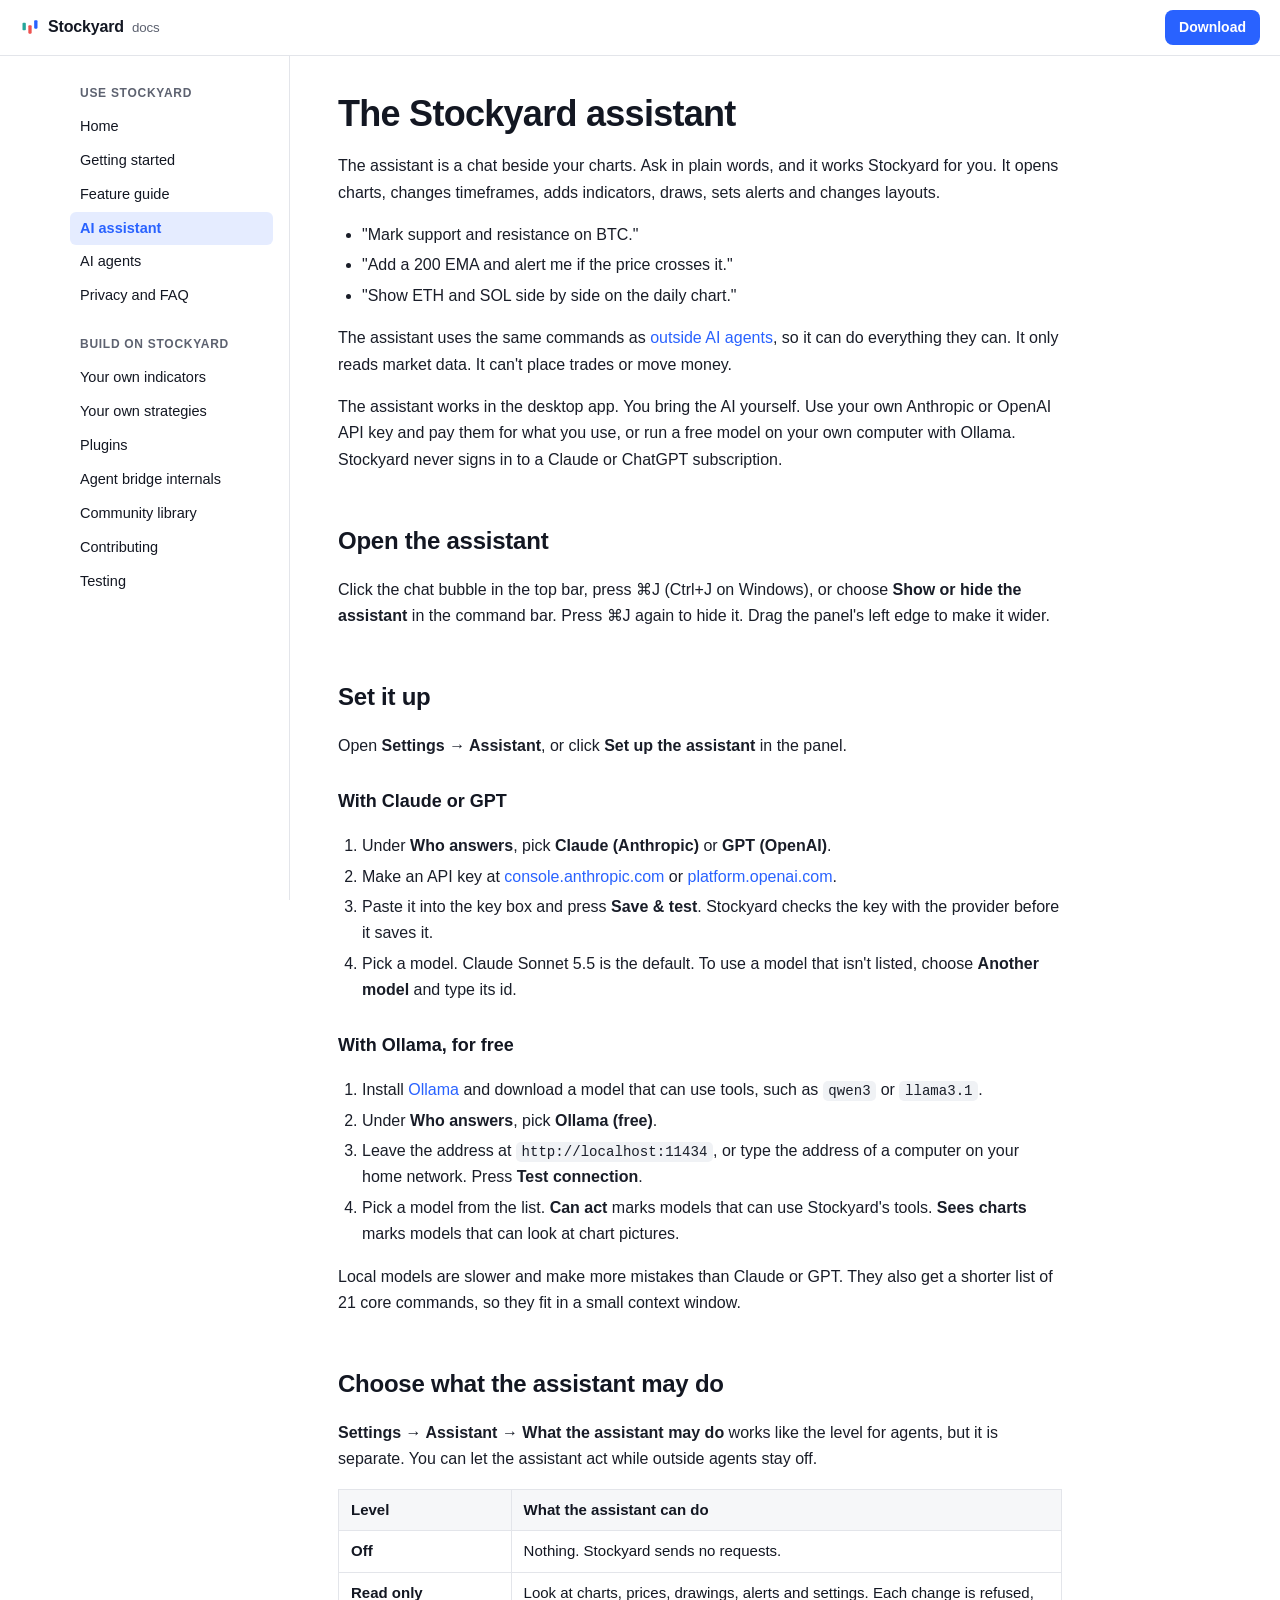
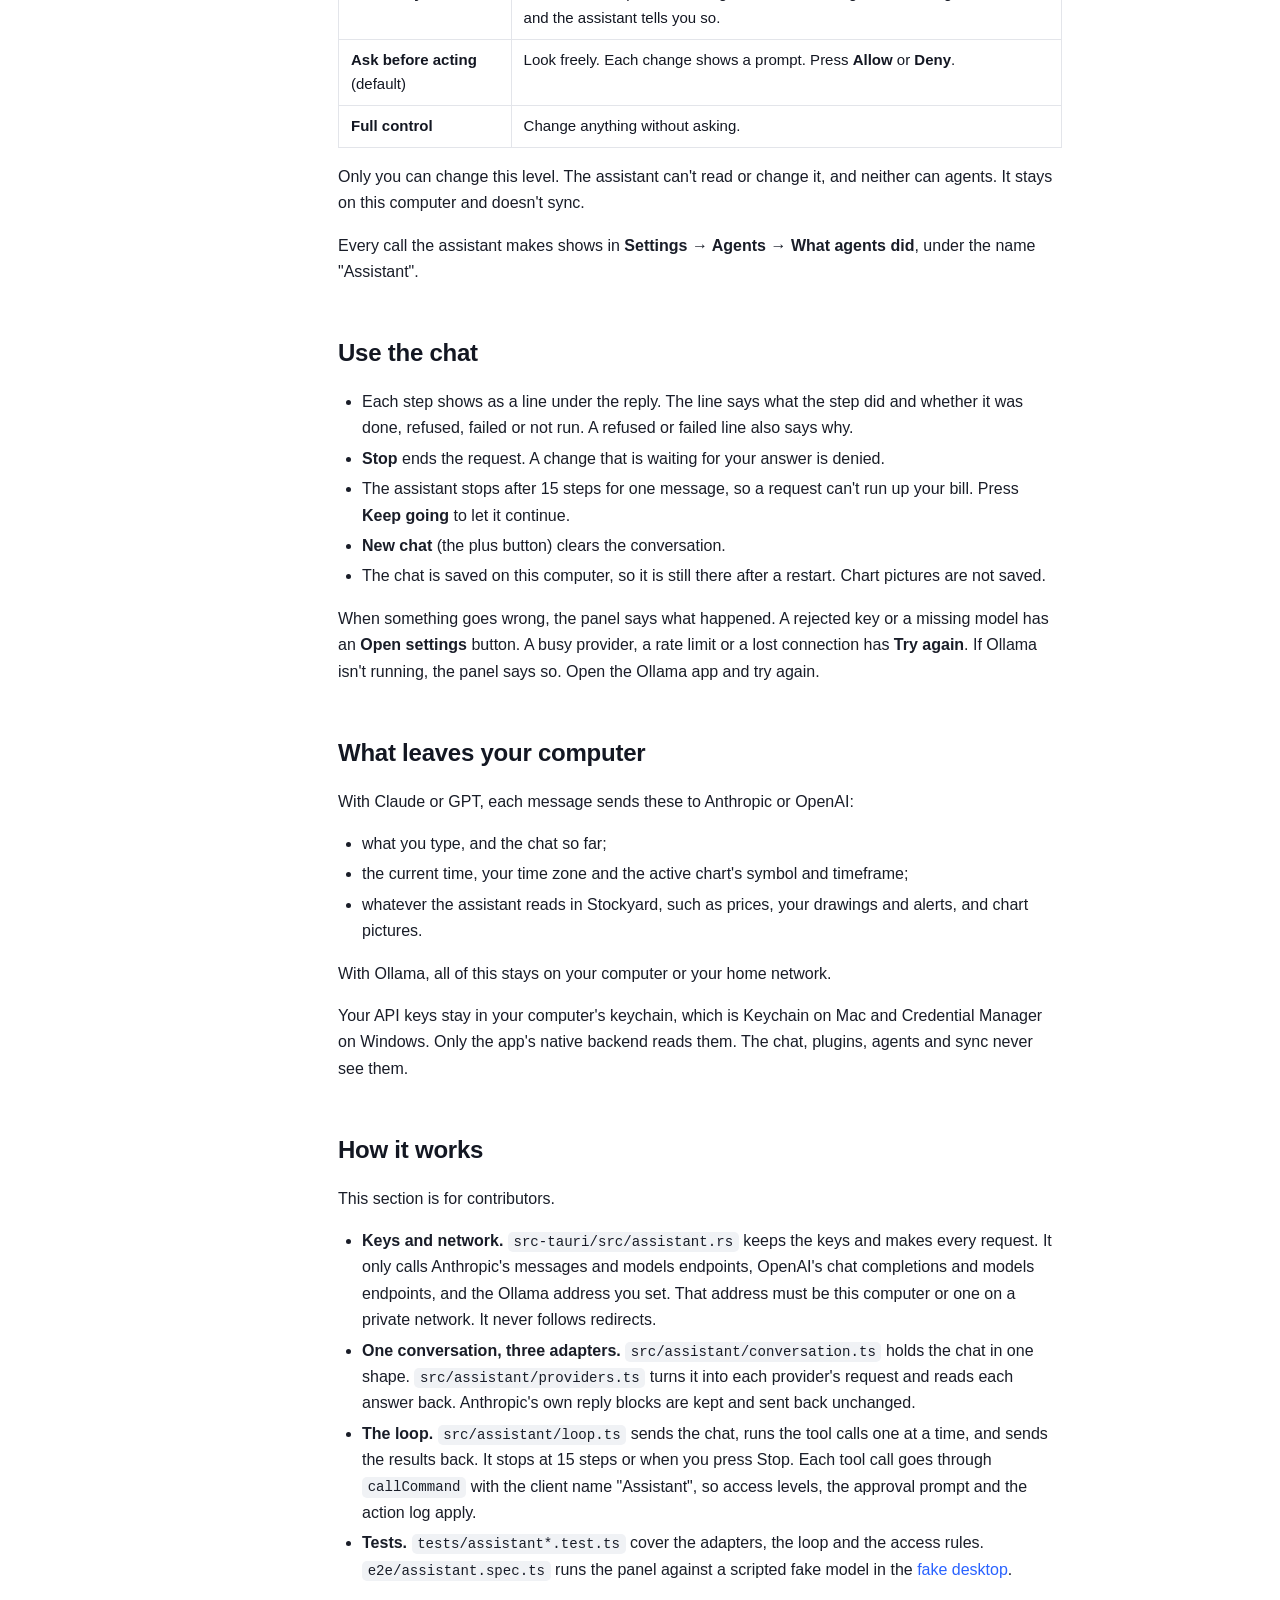
<file: assistant.html>
<!doctype html>
<html lang="en">
<head>
<meta charset="utf-8">
<meta name="viewport" content="width=device-width, initial-scale=1">
<title>The Stockyard assistant · Stockyard docs</title>
<link rel="icon" href="data:image/svg+xml,%3Csvg%20width%3D%2220%22%20height%3D%2220%22%20viewBox%3D%220%200%2024%2024%22%20aria-hidden%3D%22true%22%3E%3Crect%20x%3D%223%22%20y%3D%227%22%20width%3D%224%22%20height%3D%229%22%20rx%3D%221%22%20fill%3D%22%2326a69a%22%2F%3E%3Crect%20x%3D%2210%22%20y%3D%2210%22%20width%3D%224%22%20height%3D%2210%22%20rx%3D%221%22%20fill%3D%22%23ef5350%22%2F%3E%3Crect%20x%3D%2217%22%20y%3D%224%22%20width%3D%224%22%20height%3D%2210%22%20rx%3D%221%22%20fill%3D%22%232962ff%22%2F%3E%3C%2Fsvg%3E">
<link rel="stylesheet" href="style.css">
</head>
<body>
<header class="top">
  <button class="menu" aria-label="Menu" onclick="document.body.classList.toggle('nav-open')">☰</button>
  <a class="brand" href="index.html"><svg width="20" height="20" viewBox="0 0 24 24" aria-hidden="true"><rect x="3" y="7" width="4" height="9" rx="1" fill="#26a69a"/><rect x="10" y="10" width="4" height="10" rx="1" fill="#ef5350"/><rect x="17" y="4" width="4" height="10" rx="1" fill="#2962ff"/></svg><span>Stockyard</span><small>docs</small></a>
  <a class="download" href="https://github.com/mc5161876-rgb/Stockyard-releases/releases/latest" target="_blank" rel="noopener">Download</a>
</header>
<div class="wrap">
  <nav class="side"><div class="group"><div class="group-title">Use Stockyard</div><a href="index.html">Home</a><a href="getting-started.html">Getting started</a><a href="features.html">Feature guide</a><a href="assistant.html" aria-current="page">AI assistant</a><a href="agents.html">AI agents</a><a href="faq.html">Privacy and FAQ</a></div><div class="group"><div class="group-title">Build on Stockyard</div><a href="custom-indicators.html">Your own indicators</a><a href="strategies.html">Your own strategies</a><a href="plugins.html">Plugins</a><a href="agents-contract.html">Agent bridge internals</a><a href="community.html">Community library</a><a href="contributing.html">Contributing</a><a href="testing.html">Testing</a></div></nav>
  <main class="doc"><h1>The Stockyard assistant</h1>
<p>The assistant is a chat beside your charts. Ask in plain words, and it works Stockyard for you. It opens charts, changes timeframes, adds indicators, draws, sets alerts and changes layouts.</p>
<ul>
<li>&quot;Mark support and resistance on BTC.&quot;</li>
<li>&quot;Add a 200 EMA and alert me if the price crosses it.&quot;</li>
<li>&quot;Show ETH and SOL side by side on the daily chart.&quot;</li>
</ul>
<p>The assistant uses the same commands as <a href="agents.html">outside AI agents</a>, so it can do everything they can. It only reads market data. It can&#39;t place trades or move money.</p>
<p>The assistant works in the desktop app. You bring the AI yourself. Use your own Anthropic or OpenAI API key and pay them for what you use, or run a free model on your own computer with Ollama. Stockyard never signs in to a Claude or ChatGPT subscription.</p>
<h2 id="open-the-assistant"><a class="anchor" href="#open-the-assistant">Open the assistant</a></h2>
<p>Click the chat bubble in the top bar, press ⌘J (Ctrl+J on Windows), or choose <strong>Show or hide the assistant</strong> in the command bar. Press ⌘J again to hide it. Drag the panel&#39;s left edge to make it wider.</p>
<h2 id="set-it-up"><a class="anchor" href="#set-it-up">Set it up</a></h2>
<p>Open <strong>Settings → Assistant</strong>, or click <strong>Set up the assistant</strong> in the panel.</p>
<h3 id="with-claude-or-gpt"><a class="anchor" href="#with-claude-or-gpt">With Claude or GPT</a></h3>
<ol>
<li>Under <strong>Who answers</strong>, pick <strong>Claude (Anthropic)</strong> or <strong>GPT (OpenAI)</strong>.</li>
<li>Make an API key at <a href="https://console.anthropic.com/settings/keys" target="_blank" rel="noopener">console.anthropic.com</a> or <a href="https://platform.openai.com/api-keys" target="_blank" rel="noopener">platform.openai.com</a>.</li>
<li>Paste it into the key box and press <strong>Save &amp; test</strong>. Stockyard checks the key with the provider before it saves it.</li>
<li>Pick a model. Claude Sonnet 5.5 is the default. To use a model that isn&#39;t listed, choose <strong>Another model</strong> and type its id.</li>
</ol>
<h3 id="with-ollama-for-free"><a class="anchor" href="#with-ollama-for-free">With Ollama, for free</a></h3>
<ol>
<li>Install <a href="https://ollama.com/download" target="_blank" rel="noopener">Ollama</a> and download a model that can use tools, such as <code>qwen3</code> or <code>llama3.1</code>.</li>
<li>Under <strong>Who answers</strong>, pick <strong>Ollama (free)</strong>.</li>
<li>Leave the address at <code>http://localhost:11434</code>, or type the address of a computer on your home network. Press <strong>Test connection</strong>.</li>
<li>Pick a model from the list. <strong>Can act</strong> marks models that can use Stockyard&#39;s tools. <strong>Sees charts</strong> marks models that can look at chart pictures.</li>
</ol>
<p>Local models are slower and make more mistakes than Claude or GPT. They also get a shorter list of 21 core commands, so they fit in a small context window.</p>
<h2 id="choose-what-the-assistant-may-do"><a class="anchor" href="#choose-what-the-assistant-may-do">Choose what the assistant may do</a></h2>
<p><strong>Settings → Assistant → What the assistant may do</strong> works like the level for agents, but it is separate. You can let the assistant act while outside agents stay off.</p>
<table>
<thead>
<tr>
<th>Level</th>
<th>What the assistant can do</th>
</tr>
</thead>
<tbody><tr>
<td><strong>Off</strong></td>
<td>Nothing. Stockyard sends no requests.</td>
</tr>
<tr>
<td><strong>Read only</strong></td>
<td>Look at charts, prices, drawings, alerts and settings. Each change is refused, and the assistant tells you so.</td>
</tr>
<tr>
<td><strong>Ask before acting</strong> (default)</td>
<td>Look freely. Each change shows a prompt. Press <strong>Allow</strong> or <strong>Deny</strong>.</td>
</tr>
<tr>
<td><strong>Full control</strong></td>
<td>Change anything without asking.</td>
</tr>
</tbody></table>
<p>Only you can change this level. The assistant can&#39;t read or change it, and neither can agents. It stays on this computer and doesn&#39;t sync.</p>
<p>Every call the assistant makes shows in <strong>Settings → Agents → What agents did</strong>, under the name &quot;Assistant&quot;.</p>
<h2 id="use-the-chat"><a class="anchor" href="#use-the-chat">Use the chat</a></h2>
<ul>
<li>Each step shows as a line under the reply. The line says what the step did and whether it was done, refused, failed or not run. A refused or failed line also says why.</li>
<li><strong>Stop</strong> ends the request. A change that is waiting for your answer is denied.</li>
<li>The assistant stops after 15 steps for one message, so a request can&#39;t run up your bill. Press <strong>Keep going</strong> to let it continue.</li>
<li><strong>New chat</strong> (the plus button) clears the conversation.</li>
<li>The chat is saved on this computer, so it is still there after a restart. Chart pictures are not saved.</li>
</ul>
<p>When something goes wrong, the panel says what happened. A rejected key or a missing model has an <strong>Open settings</strong> button. A busy provider, a rate limit or a lost connection has <strong>Try again</strong>. If Ollama isn&#39;t running, the panel says so. Open the Ollama app and try again.</p>
<h2 id="what-leaves-your-computer"><a class="anchor" href="#what-leaves-your-computer">What leaves your computer</a></h2>
<p>With Claude or GPT, each message sends these to Anthropic or OpenAI:</p>
<ul>
<li>what you type, and the chat so far;</li>
<li>the current time, your time zone and the active chart&#39;s symbol and timeframe;</li>
<li>whatever the assistant reads in Stockyard, such as prices, your drawings and alerts, and chart pictures.</li>
</ul>
<p>With Ollama, all of this stays on your computer or your home network.</p>
<p>Your API keys stay in your computer&#39;s keychain, which is Keychain on Mac and Credential Manager on Windows. Only the app&#39;s native backend reads them. The chat, plugins, agents and sync never see them.</p>
<h2 id="how-it-works"><a class="anchor" href="#how-it-works">How it works</a></h2>
<p>This section is for contributors.</p>
<ul>
<li><strong>Keys and network.</strong> <code>src-tauri/src/assistant.rs</code> keeps the keys and makes every request. It only calls Anthropic&#39;s messages and models endpoints, OpenAI&#39;s chat completions and models endpoints, and the Ollama address you set. That address must be this computer or one on a private network. It never follows redirects.</li>
<li><strong>One conversation, three adapters.</strong> <code>src/assistant/conversation.ts</code> holds the chat in one shape. <code>src/assistant/providers.ts</code> turns it into each provider&#39;s request and reads each answer back. Anthropic&#39;s own reply blocks are kept and sent back unchanged.</li>
<li><strong>The loop.</strong> <code>src/assistant/loop.ts</code> sends the chat, runs the tool calls one at a time, and sends the results back. It stops at 15 steps or when you press Stop. Each tool call goes through <code>callCommand</code> with the client name &quot;Assistant&quot;, so access levels, the approval prompt and the action log apply.</li>
<li><strong>Tests.</strong> <code>tests/assistant*.test.ts</code> cover the adapters, the loop and the access rules. <code>e2e/assistant.spec.ts</code> runs the panel against a scripted fake model in the <a href="testing.html#the-fake-desktop">fake desktop</a>.</li>
</ul>
</main>
</div>
</body>
</html>
</file>
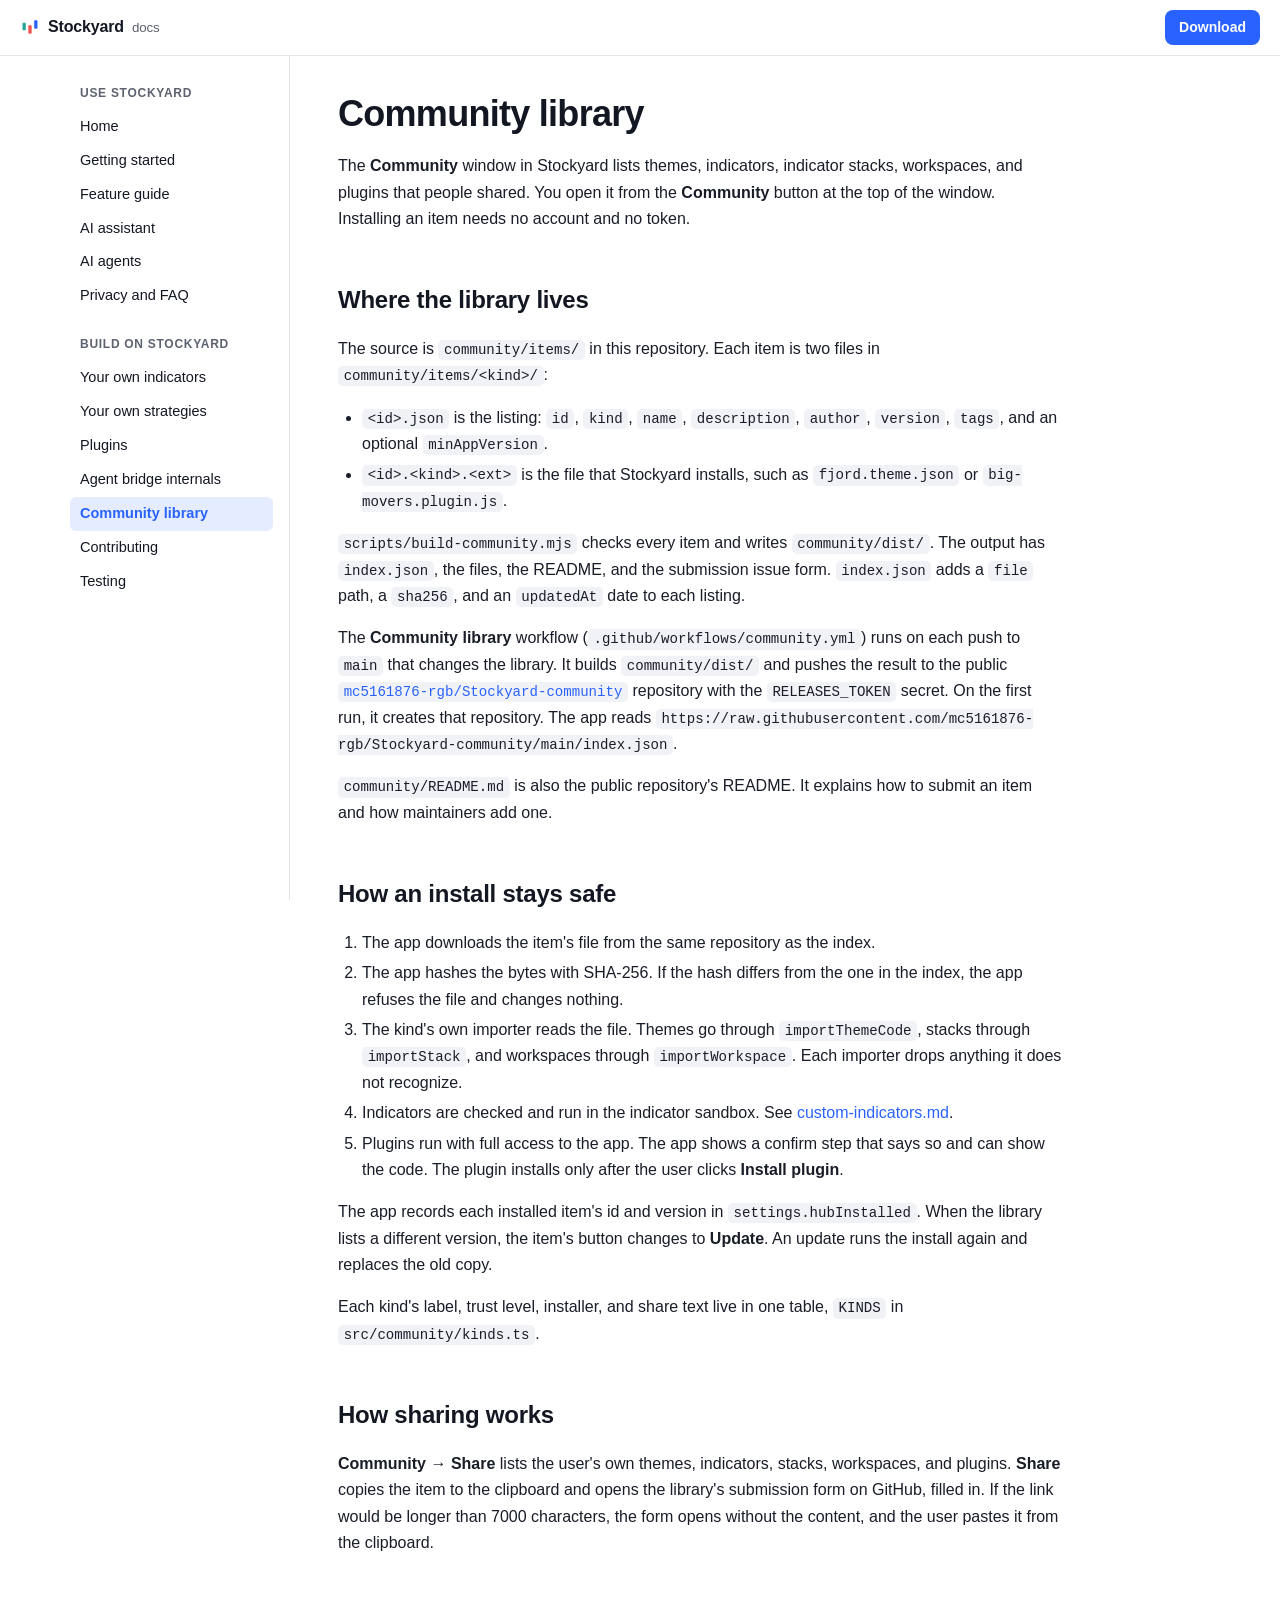
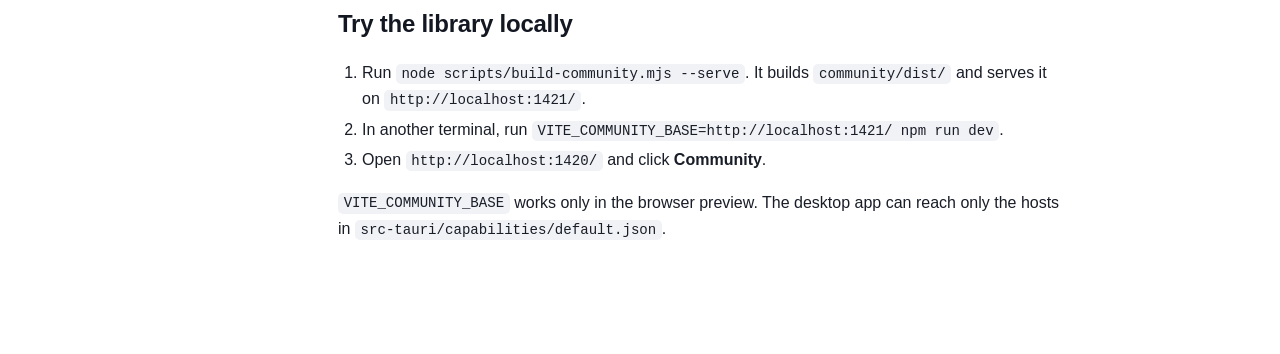
<file: community.html>
<!doctype html>
<html lang="en">
<head>
<meta charset="utf-8">
<meta name="viewport" content="width=device-width, initial-scale=1">
<title>Community library · Stockyard docs</title>
<link rel="icon" href="data:image/svg+xml,%3Csvg%20width%3D%2220%22%20height%3D%2220%22%20viewBox%3D%220%200%2024%2024%22%20aria-hidden%3D%22true%22%3E%3Crect%20x%3D%223%22%20y%3D%227%22%20width%3D%224%22%20height%3D%229%22%20rx%3D%221%22%20fill%3D%22%2326a69a%22%2F%3E%3Crect%20x%3D%2210%22%20y%3D%2210%22%20width%3D%224%22%20height%3D%2210%22%20rx%3D%221%22%20fill%3D%22%23ef5350%22%2F%3E%3Crect%20x%3D%2217%22%20y%3D%224%22%20width%3D%224%22%20height%3D%2210%22%20rx%3D%221%22%20fill%3D%22%232962ff%22%2F%3E%3C%2Fsvg%3E">
<link rel="stylesheet" href="style.css">
</head>
<body>
<header class="top">
  <button class="menu" aria-label="Menu" onclick="document.body.classList.toggle('nav-open')">☰</button>
  <a class="brand" href="index.html"><svg width="20" height="20" viewBox="0 0 24 24" aria-hidden="true"><rect x="3" y="7" width="4" height="9" rx="1" fill="#26a69a"/><rect x="10" y="10" width="4" height="10" rx="1" fill="#ef5350"/><rect x="17" y="4" width="4" height="10" rx="1" fill="#2962ff"/></svg><span>Stockyard</span><small>docs</small></a>
  <a class="download" href="https://github.com/mc5161876-rgb/Stockyard-releases/releases/latest" target="_blank" rel="noopener">Download</a>
</header>
<div class="wrap">
  <nav class="side"><div class="group"><div class="group-title">Use Stockyard</div><a href="index.html">Home</a><a href="getting-started.html">Getting started</a><a href="features.html">Feature guide</a><a href="assistant.html">AI assistant</a><a href="agents.html">AI agents</a><a href="faq.html">Privacy and FAQ</a></div><div class="group"><div class="group-title">Build on Stockyard</div><a href="custom-indicators.html">Your own indicators</a><a href="strategies.html">Your own strategies</a><a href="plugins.html">Plugins</a><a href="agents-contract.html">Agent bridge internals</a><a href="community.html" aria-current="page">Community library</a><a href="contributing.html">Contributing</a><a href="testing.html">Testing</a></div></nav>
  <main class="doc"><h1>Community library</h1>
<p>The <strong>Community</strong> window in Stockyard lists themes, indicators, indicator stacks, workspaces, and plugins that people shared. You open it from the <strong>Community</strong> button at the top of the window. Installing an item needs no account and no token.</p>
<h2 id="where-the-library-lives"><a class="anchor" href="#where-the-library-lives">Where the library lives</a></h2>
<p>The source is <code>community/items/</code> in this repository. Each item is two files in <code>community/items/&lt;kind&gt;/</code>:</p>
<ul>
<li><code>&lt;id&gt;.json</code> is the listing: <code>id</code>, <code>kind</code>, <code>name</code>, <code>description</code>, <code>author</code>, <code>version</code>, <code>tags</code>, and an optional <code>minAppVersion</code>.</li>
<li><code>&lt;id&gt;.&lt;kind&gt;.&lt;ext&gt;</code> is the file that Stockyard installs, such as <code>fjord.theme.json</code> or <code>big-movers.plugin.js</code>.</li>
</ul>
<p><code>scripts/build-community.mjs</code> checks every item and writes <code>community/dist/</code>. The output has <code>index.json</code>, the files, the README, and the submission issue form. <code>index.json</code> adds a <code>file</code> path, a <code>sha256</code>, and an <code>updatedAt</code> date to each listing.</p>
<p>The <strong>Community library</strong> workflow (<code>.github/workflows/community.yml</code>) runs on each push to <code>main</code> that changes the library. It builds <code>community/dist/</code> and pushes the result to the public <a href="https://github.com/mc5161876-rgb/Stockyard-community" target="_blank" rel="noopener"><code>mc5161876-rgb/Stockyard-community</code></a> repository with the <code>RELEASES_TOKEN</code> secret. On the first run, it creates that repository. The app reads <code>https://raw.githubusercontent.com/mc5161876-rgb/Stockyard-community/main/index.json</code>.</p>
<p><code>community/README.md</code> is also the public repository&#39;s README. It explains how to submit an item and how maintainers add one.</p>
<h2 id="how-an-install-stays-safe"><a class="anchor" href="#how-an-install-stays-safe">How an install stays safe</a></h2>
<ol>
<li>The app downloads the item&#39;s file from the same repository as the index.</li>
<li>The app hashes the bytes with SHA-256. If the hash differs from the one in the index, the app refuses the file and changes nothing.</li>
<li>The kind&#39;s own importer reads the file. Themes go through <code>importThemeCode</code>, stacks through <code>importStack</code>, and workspaces through <code>importWorkspace</code>. Each importer drops anything it does not recognize.</li>
<li>Indicators are checked and run in the indicator sandbox. See <a href="custom-indicators.html">custom-indicators.md</a>.</li>
<li>Plugins run with full access to the app. The app shows a confirm step that says so and can show the code. The plugin installs only after the user clicks <strong>Install plugin</strong>.</li>
</ol>
<p>The app records each installed item&#39;s id and version in <code>settings.hubInstalled</code>. When the library lists a different version, the item&#39;s button changes to <strong>Update</strong>. An update runs the install again and replaces the old copy.</p>
<p>Each kind&#39;s label, trust level, installer, and share text live in one table, <code>KINDS</code> in <code>src/community/kinds.ts</code>.</p>
<h2 id="how-sharing-works"><a class="anchor" href="#how-sharing-works">How sharing works</a></h2>
<p><strong>Community → Share</strong> lists the user&#39;s own themes, indicators, stacks, workspaces, and plugins. <strong>Share</strong> copies the item to the clipboard and opens the library&#39;s submission form on GitHub, filled in. If the link would be longer than 7000 characters, the form opens without the content, and the user pastes it from the clipboard.</p>
<h2 id="try-the-library-locally"><a class="anchor" href="#try-the-library-locally">Try the library locally</a></h2>
<ol>
<li>Run <code>node scripts/build-community.mjs --serve</code>. It builds <code>community/dist/</code> and serves it on <code>http://localhost:1421/</code>.</li>
<li>In another terminal, run <code>VITE_COMMUNITY_BASE=http://localhost:1421/ npm run dev</code>.</li>
<li>Open <code>http://localhost:1420/</code> and click <strong>Community</strong>.</li>
</ol>
<p><code>VITE_COMMUNITY_BASE</code> works only in the browser preview. The desktop app can reach only the hosts in <code>src-tauri/capabilities/default.json</code>.</p>
</main>
</div>
</body>
</html>
</file>
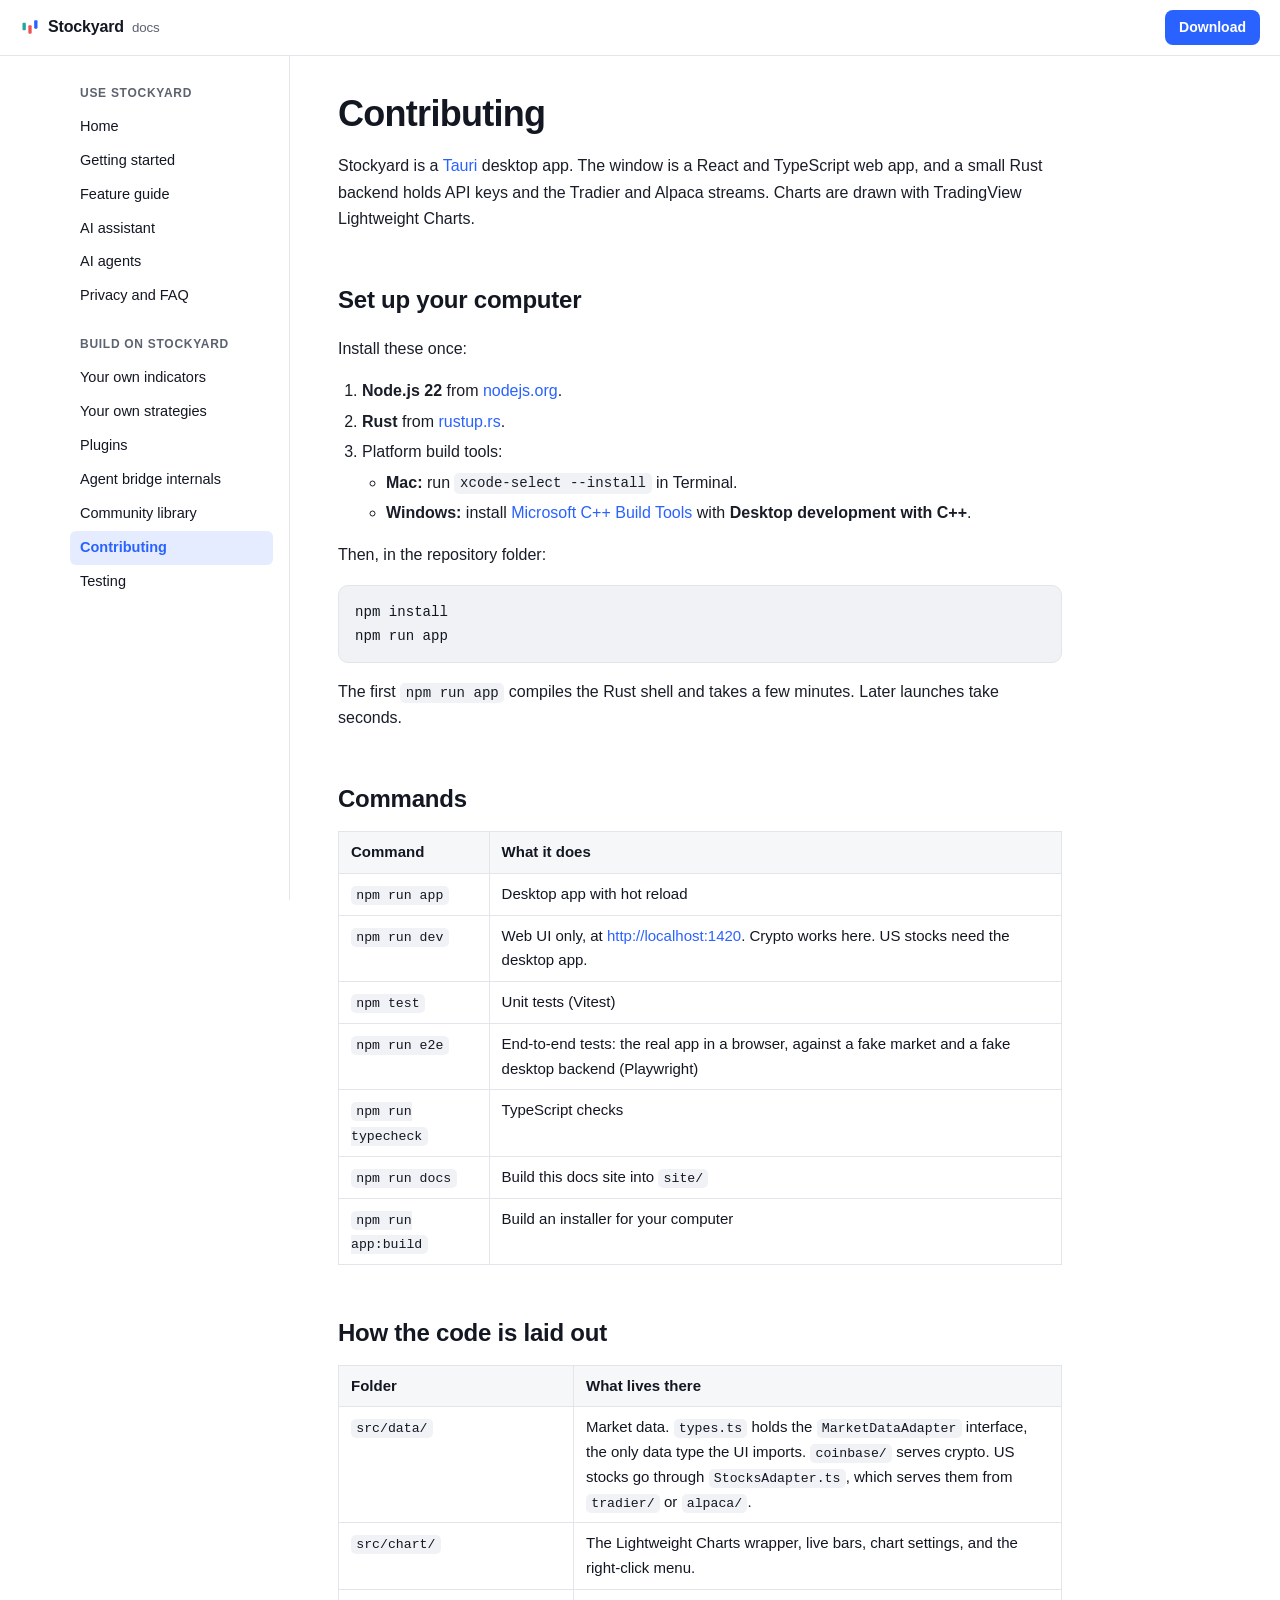
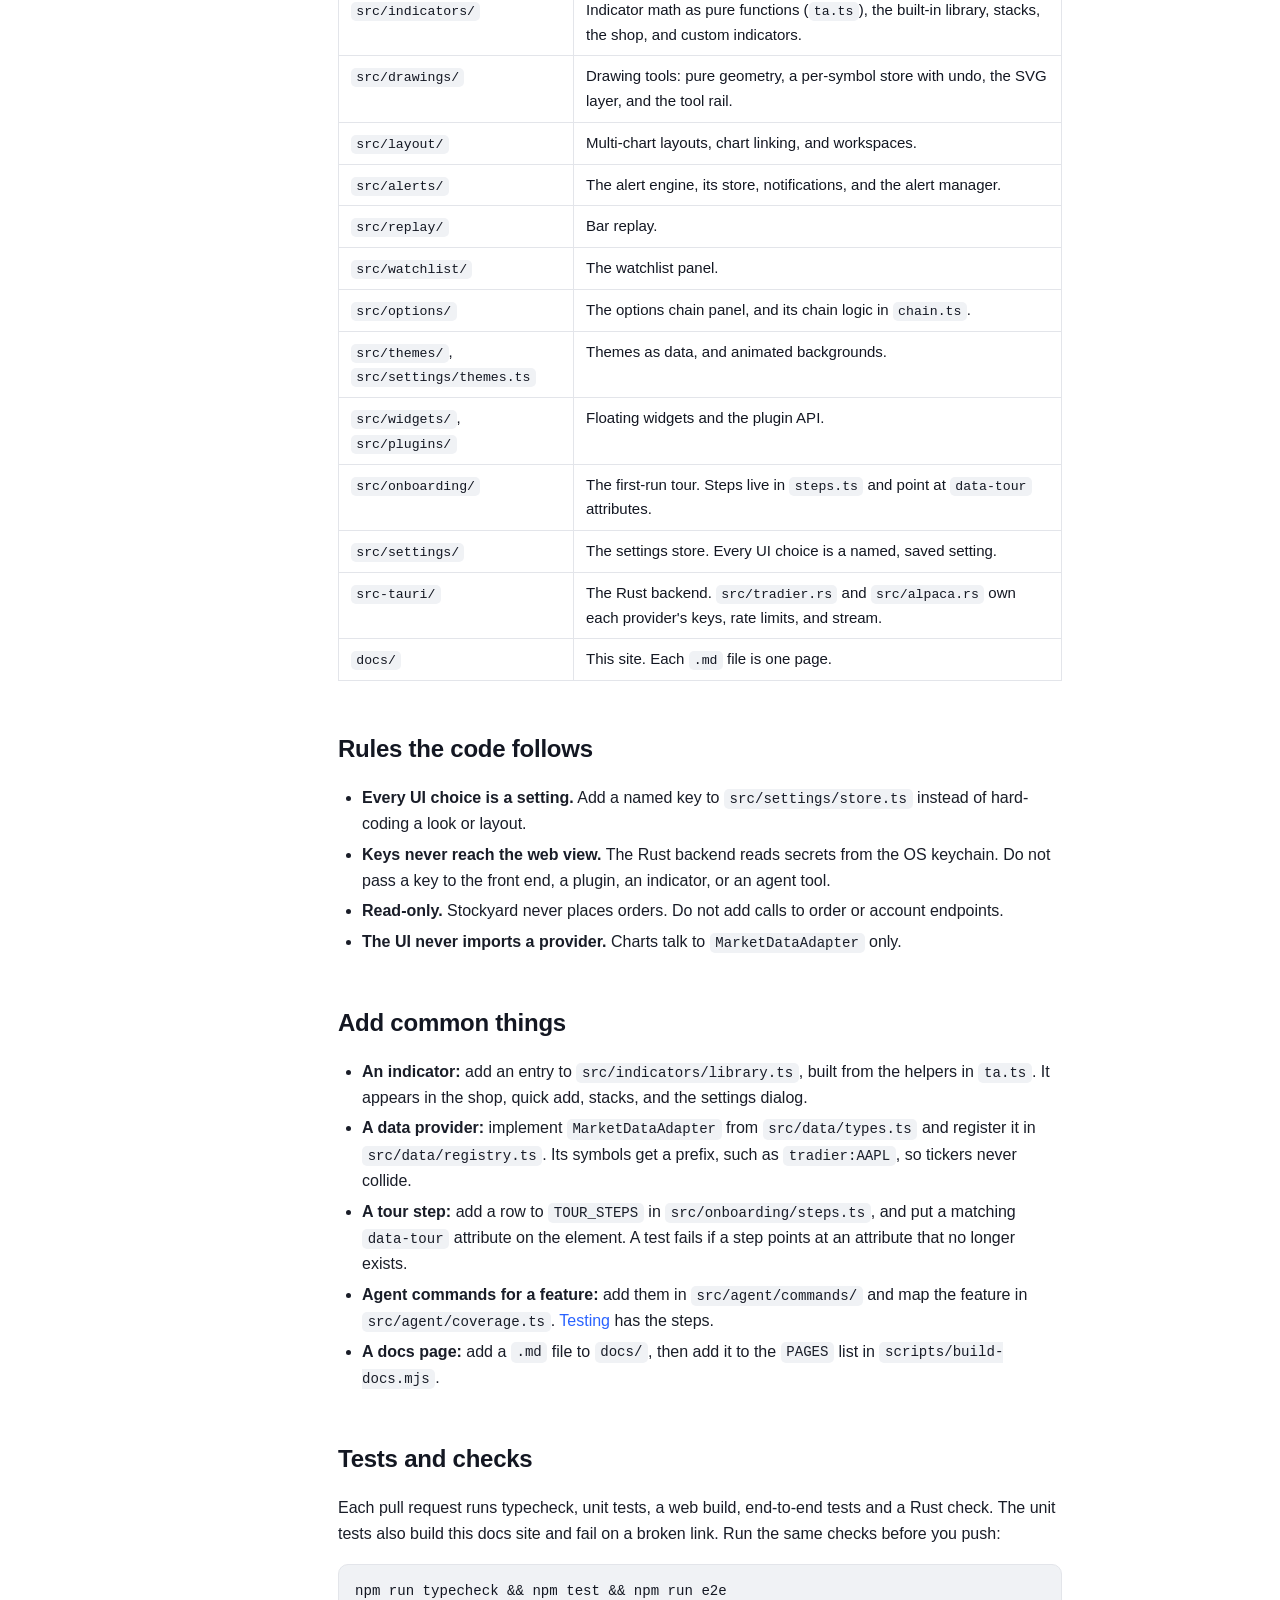
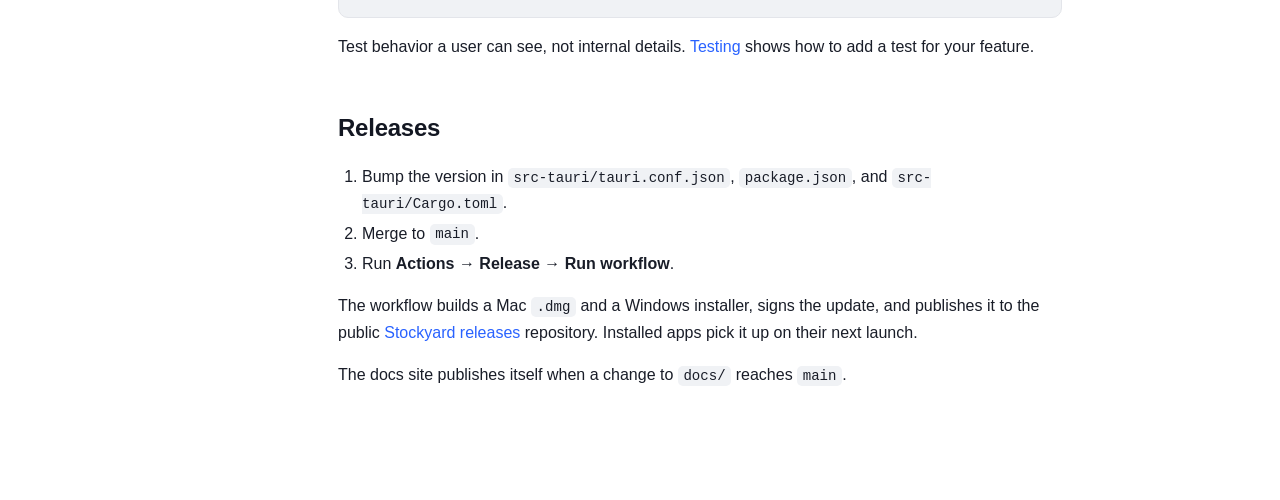
<file: contributing.html>
<!doctype html>
<html lang="en">
<head>
<meta charset="utf-8">
<meta name="viewport" content="width=device-width, initial-scale=1">
<title>Contributing · Stockyard docs</title>
<link rel="icon" href="data:image/svg+xml,%3Csvg%20width%3D%2220%22%20height%3D%2220%22%20viewBox%3D%220%200%2024%2024%22%20aria-hidden%3D%22true%22%3E%3Crect%20x%3D%223%22%20y%3D%227%22%20width%3D%224%22%20height%3D%229%22%20rx%3D%221%22%20fill%3D%22%2326a69a%22%2F%3E%3Crect%20x%3D%2210%22%20y%3D%2210%22%20width%3D%224%22%20height%3D%2210%22%20rx%3D%221%22%20fill%3D%22%23ef5350%22%2F%3E%3Crect%20x%3D%2217%22%20y%3D%224%22%20width%3D%224%22%20height%3D%2210%22%20rx%3D%221%22%20fill%3D%22%232962ff%22%2F%3E%3C%2Fsvg%3E">
<link rel="stylesheet" href="style.css">
</head>
<body>
<header class="top">
  <button class="menu" aria-label="Menu" onclick="document.body.classList.toggle('nav-open')">☰</button>
  <a class="brand" href="index.html"><svg width="20" height="20" viewBox="0 0 24 24" aria-hidden="true"><rect x="3" y="7" width="4" height="9" rx="1" fill="#26a69a"/><rect x="10" y="10" width="4" height="10" rx="1" fill="#ef5350"/><rect x="17" y="4" width="4" height="10" rx="1" fill="#2962ff"/></svg><span>Stockyard</span><small>docs</small></a>
  <a class="download" href="https://github.com/mc5161876-rgb/Stockyard-releases/releases/latest" target="_blank" rel="noopener">Download</a>
</header>
<div class="wrap">
  <nav class="side"><div class="group"><div class="group-title">Use Stockyard</div><a href="index.html">Home</a><a href="getting-started.html">Getting started</a><a href="features.html">Feature guide</a><a href="assistant.html">AI assistant</a><a href="agents.html">AI agents</a><a href="faq.html">Privacy and FAQ</a></div><div class="group"><div class="group-title">Build on Stockyard</div><a href="custom-indicators.html">Your own indicators</a><a href="strategies.html">Your own strategies</a><a href="plugins.html">Plugins</a><a href="agents-contract.html">Agent bridge internals</a><a href="community.html">Community library</a><a href="contributing.html" aria-current="page">Contributing</a><a href="testing.html">Testing</a></div></nav>
  <main class="doc"><h1>Contributing</h1>
<p>Stockyard is a <a href="https://tauri.app" target="_blank" rel="noopener">Tauri</a> desktop app. The window is a React and TypeScript web app, and a small Rust backend holds API keys and the Tradier and Alpaca streams. Charts are drawn with TradingView Lightweight Charts.</p>
<h2 id="set-up-your-computer"><a class="anchor" href="#set-up-your-computer">Set up your computer</a></h2>
<p>Install these once:</p>
<ol>
<li><strong>Node.js 22</strong> from <a href="https://nodejs.org" target="_blank" rel="noopener">nodejs.org</a>.</li>
<li><strong>Rust</strong> from <a href="https://rustup.rs" target="_blank" rel="noopener">rustup.rs</a>.</li>
<li>Platform build tools:<ul>
<li><strong>Mac:</strong> run <code>xcode-select --install</code> in Terminal.</li>
<li><strong>Windows:</strong> install <a href="https://visualstudio.microsoft.com/visual-cpp-build-tools/" target="_blank" rel="noopener">Microsoft C++ Build Tools</a> with <strong>Desktop development with C++</strong>.</li>
</ul>
</li>
</ol>
<p>Then, in the repository folder:</p>
<pre><code class="language-bash">npm install
npm run app
</code></pre>
<p>The first <code>npm run app</code> compiles the Rust shell and takes a few minutes. Later launches take seconds.</p>
<h2 id="commands"><a class="anchor" href="#commands">Commands</a></h2>
<table>
<thead>
<tr>
<th>Command</th>
<th>What it does</th>
</tr>
</thead>
<tbody><tr>
<td><code>npm run app</code></td>
<td>Desktop app with hot reload</td>
</tr>
<tr>
<td><code>npm run dev</code></td>
<td>Web UI only, at <a href="http://localhost:1420" target="_blank" rel="noopener">http://localhost:1420</a>. Crypto works here. US stocks need the desktop app.</td>
</tr>
<tr>
<td><code>npm test</code></td>
<td>Unit tests (Vitest)</td>
</tr>
<tr>
<td><code>npm run e2e</code></td>
<td>End-to-end tests: the real app in a browser, against a fake market and a fake desktop backend (Playwright)</td>
</tr>
<tr>
<td><code>npm run typecheck</code></td>
<td>TypeScript checks</td>
</tr>
<tr>
<td><code>npm run docs</code></td>
<td>Build this docs site into <code>site/</code></td>
</tr>
<tr>
<td><code>npm run app:build</code></td>
<td>Build an installer for your computer</td>
</tr>
</tbody></table>
<h2 id="how-the-code-is-laid-out"><a class="anchor" href="#how-the-code-is-laid-out">How the code is laid out</a></h2>
<table>
<thead>
<tr>
<th>Folder</th>
<th>What lives there</th>
</tr>
</thead>
<tbody><tr>
<td><code>src/data/</code></td>
<td>Market data. <code>types.ts</code> holds the <code>MarketDataAdapter</code> interface, the only data type the UI imports. <code>coinbase/</code> serves crypto. US stocks go through <code>StocksAdapter.ts</code>, which serves them from <code>tradier/</code> or <code>alpaca/</code>.</td>
</tr>
<tr>
<td><code>src/chart/</code></td>
<td>The Lightweight Charts wrapper, live bars, chart settings, and the right-click menu.</td>
</tr>
<tr>
<td><code>src/indicators/</code></td>
<td>Indicator math as pure functions (<code>ta.ts</code>), the built-in library, stacks, the shop, and custom indicators.</td>
</tr>
<tr>
<td><code>src/drawings/</code></td>
<td>Drawing tools: pure geometry, a per-symbol store with undo, the SVG layer, and the tool rail.</td>
</tr>
<tr>
<td><code>src/layout/</code></td>
<td>Multi-chart layouts, chart linking, and workspaces.</td>
</tr>
<tr>
<td><code>src/alerts/</code></td>
<td>The alert engine, its store, notifications, and the alert manager.</td>
</tr>
<tr>
<td><code>src/replay/</code></td>
<td>Bar replay.</td>
</tr>
<tr>
<td><code>src/watchlist/</code></td>
<td>The watchlist panel.</td>
</tr>
<tr>
<td><code>src/options/</code></td>
<td>The options chain panel, and its chain logic in <code>chain.ts</code>.</td>
</tr>
<tr>
<td><code>src/themes/</code>, <code>src/settings/themes.ts</code></td>
<td>Themes as data, and animated backgrounds.</td>
</tr>
<tr>
<td><code>src/widgets/</code>, <code>src/plugins/</code></td>
<td>Floating widgets and the plugin API.</td>
</tr>
<tr>
<td><code>src/onboarding/</code></td>
<td>The first-run tour. Steps live in <code>steps.ts</code> and point at <code>data-tour</code> attributes.</td>
</tr>
<tr>
<td><code>src/settings/</code></td>
<td>The settings store. Every UI choice is a named, saved setting.</td>
</tr>
<tr>
<td><code>src-tauri/</code></td>
<td>The Rust backend. <code>src/tradier.rs</code> and <code>src/alpaca.rs</code> own each provider&#39;s keys, rate limits, and stream.</td>
</tr>
<tr>
<td><code>docs/</code></td>
<td>This site. Each <code>.md</code> file is one page.</td>
</tr>
</tbody></table>
<h2 id="rules-the-code-follows"><a class="anchor" href="#rules-the-code-follows">Rules the code follows</a></h2>
<ul>
<li><strong>Every UI choice is a setting.</strong> Add a named key to <code>src/settings/store.ts</code> instead of hard-coding a look or layout.</li>
<li><strong>Keys never reach the web view.</strong> The Rust backend reads secrets from the OS keychain. Do not pass a key to the front end, a plugin, an indicator, or an agent tool.</li>
<li><strong>Read-only.</strong> Stockyard never places orders. Do not add calls to order or account endpoints.</li>
<li><strong>The UI never imports a provider.</strong> Charts talk to <code>MarketDataAdapter</code> only.</li>
</ul>
<h2 id="add-common-things"><a class="anchor" href="#add-common-things">Add common things</a></h2>
<ul>
<li><strong>An indicator:</strong> add an entry to <code>src/indicators/library.ts</code>, built from the helpers in <code>ta.ts</code>. It appears in the shop, quick add, stacks, and the settings dialog.</li>
<li><strong>A data provider:</strong> implement <code>MarketDataAdapter</code> from <code>src/data/types.ts</code> and register it in <code>src/data/registry.ts</code>. Its symbols get a prefix, such as <code>tradier:AAPL</code>, so tickers never collide.</li>
<li><strong>A tour step:</strong> add a row to <code>TOUR_STEPS</code> in <code>src/onboarding/steps.ts</code>, and put a matching <code>data-tour</code> attribute on the element. A test fails if a step points at an attribute that no longer exists.</li>
<li><strong>Agent commands for a feature:</strong> add them in <code>src/agent/commands/</code> and map the feature in <code>src/agent/coverage.ts</code>. <a href="testing.html#adding-a-feature-add-its-agent-commands">Testing</a> has the steps.</li>
<li><strong>A docs page:</strong> add a <code>.md</code> file to <code>docs/</code>, then add it to the <code>PAGES</code> list in <code>scripts/build-docs.mjs</code>.</li>
</ul>
<h2 id="tests-and-checks"><a class="anchor" href="#tests-and-checks">Tests and checks</a></h2>
<p>Each pull request runs typecheck, unit tests, a web build, end-to-end tests and a Rust check. The unit tests also build this docs site and fail on a broken link. Run the same checks before you push:</p>
<pre><code class="language-bash">npm run typecheck &amp;&amp; npm test &amp;&amp; npm run e2e
</code></pre>
<p>Test behavior a user can see, not internal details. <a href="testing.html">Testing</a> shows how to add a test for your feature.</p>
<h2 id="releases"><a class="anchor" href="#releases">Releases</a></h2>
<ol>
<li>Bump the version in <code>src-tauri/tauri.conf.json</code>, <code>package.json</code>, and <code>src-tauri/Cargo.toml</code>.</li>
<li>Merge to <code>main</code>.</li>
<li>Run <strong>Actions → Release → Run workflow</strong>.</li>
</ol>
<p>The workflow builds a Mac <code>.dmg</code> and a Windows installer, signs the update, and publishes it to the public <a href="https://github.com/mc5161876-rgb/Stockyard-releases" target="_blank" rel="noopener">Stockyard releases</a> repository. Installed apps pick it up on their next launch.</p>
<p>The docs site publishes itself when a change to <code>docs/</code> reaches <code>main</code>.</p>
</main>
</div>
</body>
</html>
</file>
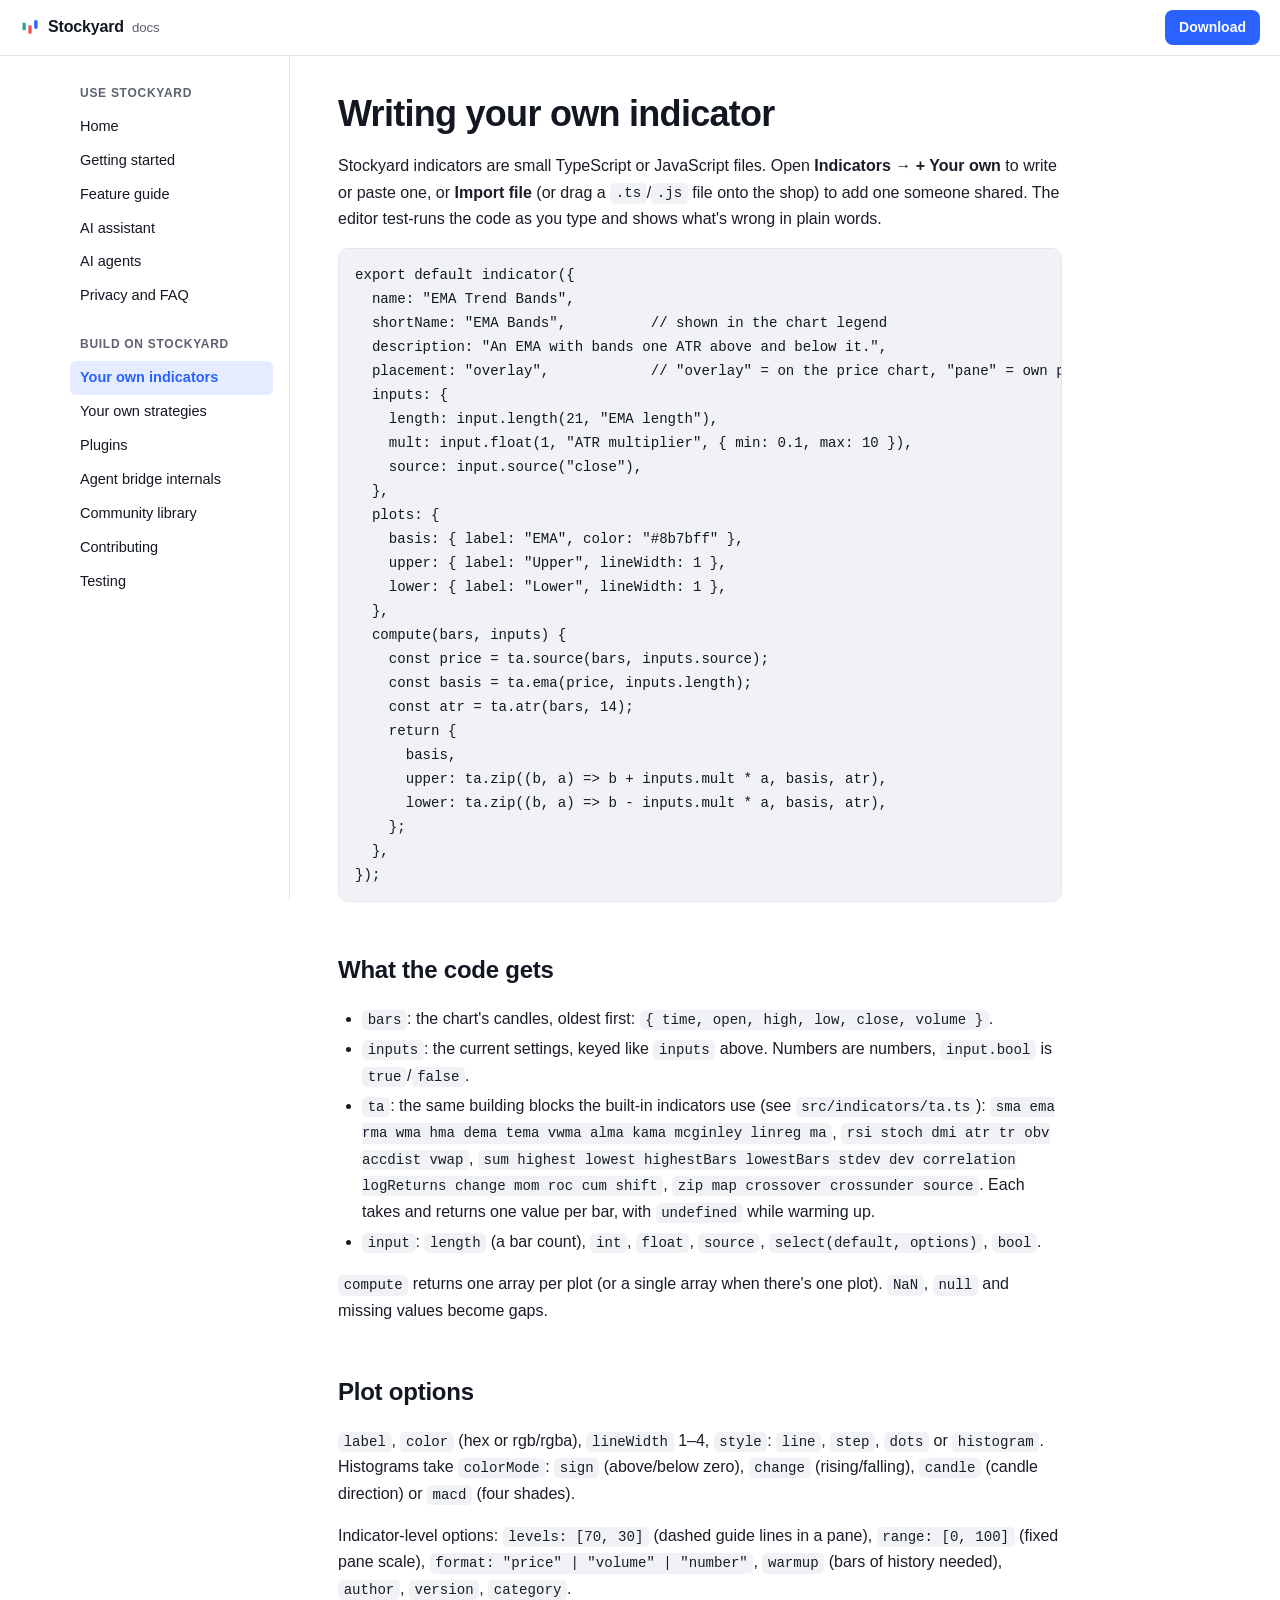
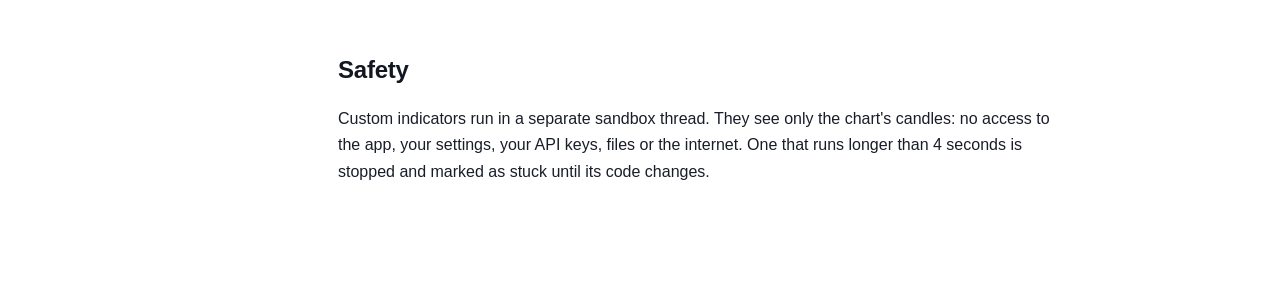
<file: custom-indicators.html>
<!doctype html>
<html lang="en">
<head>
<meta charset="utf-8">
<meta name="viewport" content="width=device-width, initial-scale=1">
<title>Writing your own indicator · Stockyard docs</title>
<link rel="icon" href="data:image/svg+xml,%3Csvg%20width%3D%2220%22%20height%3D%2220%22%20viewBox%3D%220%200%2024%2024%22%20aria-hidden%3D%22true%22%3E%3Crect%20x%3D%223%22%20y%3D%227%22%20width%3D%224%22%20height%3D%229%22%20rx%3D%221%22%20fill%3D%22%2326a69a%22%2F%3E%3Crect%20x%3D%2210%22%20y%3D%2210%22%20width%3D%224%22%20height%3D%2210%22%20rx%3D%221%22%20fill%3D%22%23ef5350%22%2F%3E%3Crect%20x%3D%2217%22%20y%3D%224%22%20width%3D%224%22%20height%3D%2210%22%20rx%3D%221%22%20fill%3D%22%232962ff%22%2F%3E%3C%2Fsvg%3E">
<link rel="stylesheet" href="style.css">
</head>
<body>
<header class="top">
  <button class="menu" aria-label="Menu" onclick="document.body.classList.toggle('nav-open')">☰</button>
  <a class="brand" href="index.html"><svg width="20" height="20" viewBox="0 0 24 24" aria-hidden="true"><rect x="3" y="7" width="4" height="9" rx="1" fill="#26a69a"/><rect x="10" y="10" width="4" height="10" rx="1" fill="#ef5350"/><rect x="17" y="4" width="4" height="10" rx="1" fill="#2962ff"/></svg><span>Stockyard</span><small>docs</small></a>
  <a class="download" href="https://github.com/mc5161876-rgb/Stockyard-releases/releases/latest" target="_blank" rel="noopener">Download</a>
</header>
<div class="wrap">
  <nav class="side"><div class="group"><div class="group-title">Use Stockyard</div><a href="index.html">Home</a><a href="getting-started.html">Getting started</a><a href="features.html">Feature guide</a><a href="assistant.html">AI assistant</a><a href="agents.html">AI agents</a><a href="faq.html">Privacy and FAQ</a></div><div class="group"><div class="group-title">Build on Stockyard</div><a href="custom-indicators.html" aria-current="page">Your own indicators</a><a href="strategies.html">Your own strategies</a><a href="plugins.html">Plugins</a><a href="agents-contract.html">Agent bridge internals</a><a href="community.html">Community library</a><a href="contributing.html">Contributing</a><a href="testing.html">Testing</a></div></nav>
  <main class="doc"><h1>Writing your own indicator</h1>
<p>Stockyard indicators are small TypeScript or JavaScript files. Open <strong>Indicators → + Your own</strong> to write or paste one, or <strong>Import file</strong> (or drag a <code>.ts</code>/<code>.js</code> file onto the shop) to add one someone shared. The editor test-runs the code as you type and shows what&#39;s wrong in plain words.</p>
<pre><code class="language-ts">export default indicator({
  name: &quot;EMA Trend Bands&quot;,
  shortName: &quot;EMA Bands&quot;,          // shown in the chart legend
  description: &quot;An EMA with bands one ATR above and below it.&quot;,
  placement: &quot;overlay&quot;,            // &quot;overlay&quot; = on the price chart, &quot;pane&quot; = own panel below
  inputs: {
    length: input.length(21, &quot;EMA length&quot;),
    mult: input.float(1, &quot;ATR multiplier&quot;, { min: 0.1, max: 10 }),
    source: input.source(&quot;close&quot;),
  },
  plots: {
    basis: { label: &quot;EMA&quot;, color: &quot;#8b7bff&quot; },
    upper: { label: &quot;Upper&quot;, lineWidth: 1 },
    lower: { label: &quot;Lower&quot;, lineWidth: 1 },
  },
  compute(bars, inputs) {
    const price = ta.source(bars, inputs.source);
    const basis = ta.ema(price, inputs.length);
    const atr = ta.atr(bars, 14);
    return {
      basis,
      upper: ta.zip((b, a) =&gt; b + inputs.mult * a, basis, atr),
      lower: ta.zip((b, a) =&gt; b - inputs.mult * a, basis, atr),
    };
  },
});
</code></pre>
<h2 id="what-the-code-gets"><a class="anchor" href="#what-the-code-gets">What the code gets</a></h2>
<ul>
<li><code>bars</code>: the chart&#39;s candles, oldest first: <code>{ time, open, high, low, close, volume }</code>.</li>
<li><code>inputs</code>: the current settings, keyed like <code>inputs</code> above. Numbers are numbers, <code>input.bool</code> is <code>true</code>/<code>false</code>.</li>
<li><code>ta</code>: the same building blocks the built-in indicators use (see <code>src/indicators/ta.ts</code>): <code>sma ema rma wma hma dema tema vwma alma kama mcginley linreg ma</code>, <code>rsi stoch dmi atr tr obv accdist vwap</code>, <code>sum highest lowest highestBars lowestBars stdev dev correlation logReturns change mom roc cum shift</code>, <code>zip map crossover crossunder source</code>. Each takes and returns one value per bar, with <code>undefined</code> while warming up.</li>
<li><code>input</code>: <code>length</code> (a bar count), <code>int</code>, <code>float</code>, <code>source</code>, <code>select(default, options)</code>, <code>bool</code>.</li>
</ul>
<p><code>compute</code> returns one array per plot (or a single array when there&#39;s one plot). <code>NaN</code>, <code>null</code> and missing values become gaps.</p>
<h2 id="plot-options"><a class="anchor" href="#plot-options">Plot options</a></h2>
<p><code>label</code>, <code>color</code> (hex or rgb/rgba), <code>lineWidth</code> 1–4, <code>style</code>: <code>line</code>, <code>step</code>, <code>dots</code> or <code>histogram</code>. Histograms take <code>colorMode</code>: <code>sign</code> (above/below zero), <code>change</code> (rising/falling), <code>candle</code> (candle direction) or <code>macd</code> (four shades).</p>
<p>Indicator-level options: <code>levels: [70, 30]</code> (dashed guide lines in a pane), <code>range: [0, 100]</code> (fixed pane scale), <code>format: &quot;price&quot; | &quot;volume&quot; | &quot;number&quot;</code>, <code>warmup</code> (bars of history needed), <code>author</code>, <code>version</code>, <code>category</code>.</p>
<h2 id="safety"><a class="anchor" href="#safety">Safety</a></h2>
<p>Custom indicators run in a separate sandbox thread. They see only the chart&#39;s candles: no access to the app, your settings, your API keys, files or the internet. One that runs longer than 4 seconds is stopped and marked as stuck until its code changes.</p>
</main>
</div>
</body>
</html>
</file>
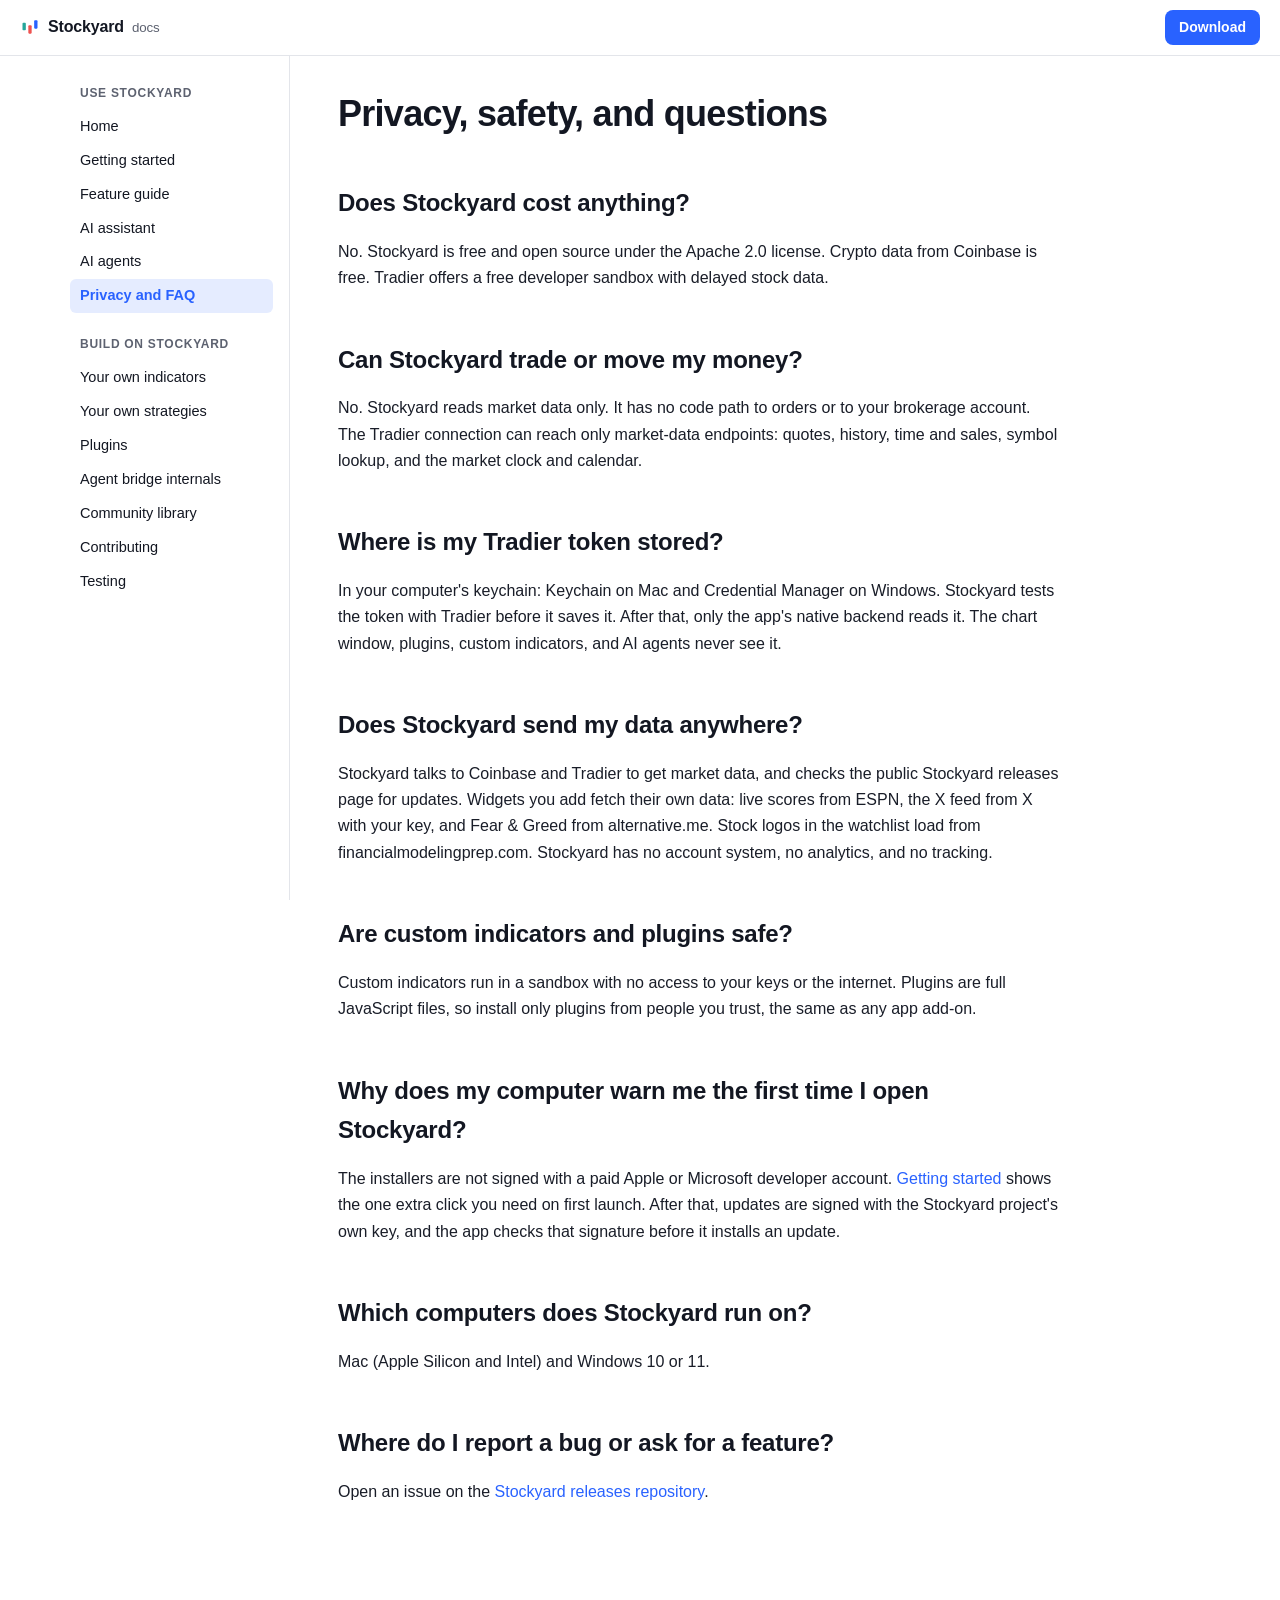
<file: faq.html>
<!doctype html>
<html lang="en">
<head>
<meta charset="utf-8">
<meta name="viewport" content="width=device-width, initial-scale=1">
<title>Privacy, safety, and questions · Stockyard docs</title>
<link rel="icon" href="data:image/svg+xml,%3Csvg%20width%3D%2220%22%20height%3D%2220%22%20viewBox%3D%220%200%2024%2024%22%20aria-hidden%3D%22true%22%3E%3Crect%20x%3D%223%22%20y%3D%227%22%20width%3D%224%22%20height%3D%229%22%20rx%3D%221%22%20fill%3D%22%2326a69a%22%2F%3E%3Crect%20x%3D%2210%22%20y%3D%2210%22%20width%3D%224%22%20height%3D%2210%22%20rx%3D%221%22%20fill%3D%22%23ef5350%22%2F%3E%3Crect%20x%3D%2217%22%20y%3D%224%22%20width%3D%224%22%20height%3D%2210%22%20rx%3D%221%22%20fill%3D%22%232962ff%22%2F%3E%3C%2Fsvg%3E">
<link rel="stylesheet" href="style.css">
</head>
<body>
<header class="top">
  <button class="menu" aria-label="Menu" onclick="document.body.classList.toggle('nav-open')">☰</button>
  <a class="brand" href="index.html"><svg width="20" height="20" viewBox="0 0 24 24" aria-hidden="true"><rect x="3" y="7" width="4" height="9" rx="1" fill="#26a69a"/><rect x="10" y="10" width="4" height="10" rx="1" fill="#ef5350"/><rect x="17" y="4" width="4" height="10" rx="1" fill="#2962ff"/></svg><span>Stockyard</span><small>docs</small></a>
  <a class="download" href="https://github.com/mc5161876-rgb/Stockyard-releases/releases/latest" target="_blank" rel="noopener">Download</a>
</header>
<div class="wrap">
  <nav class="side"><div class="group"><div class="group-title">Use Stockyard</div><a href="index.html">Home</a><a href="getting-started.html">Getting started</a><a href="features.html">Feature guide</a><a href="assistant.html">AI assistant</a><a href="agents.html">AI agents</a><a href="faq.html" aria-current="page">Privacy and FAQ</a></div><div class="group"><div class="group-title">Build on Stockyard</div><a href="custom-indicators.html">Your own indicators</a><a href="strategies.html">Your own strategies</a><a href="plugins.html">Plugins</a><a href="agents-contract.html">Agent bridge internals</a><a href="community.html">Community library</a><a href="contributing.html">Contributing</a><a href="testing.html">Testing</a></div></nav>
  <main class="doc"><h1>Privacy, safety, and questions</h1>
<h2 id="does-stockyard-cost-anything"><a class="anchor" href="#does-stockyard-cost-anything">Does Stockyard cost anything?</a></h2>
<p>No. Stockyard is free and open source under the Apache 2.0 license. Crypto data from Coinbase is free. Tradier offers a free developer sandbox with delayed stock data.</p>
<h2 id="can-stockyard-trade-or-move-my-money"><a class="anchor" href="#can-stockyard-trade-or-move-my-money">Can Stockyard trade or move my money?</a></h2>
<p>No. Stockyard reads market data only. It has no code path to orders or to your brokerage account. The Tradier connection can reach only market-data endpoints: quotes, history, time and sales, symbol lookup, and the market clock and calendar.</p>
<h2 id="where-is-my-tradier-token-stored"><a class="anchor" href="#where-is-my-tradier-token-stored">Where is my Tradier token stored?</a></h2>
<p>In your computer&#39;s keychain: Keychain on Mac and Credential Manager on Windows. Stockyard tests the token with Tradier before it saves it. After that, only the app&#39;s native backend reads it. The chart window, plugins, custom indicators, and AI agents never see it.</p>
<h2 id="does-stockyard-send-my-data-anywhere"><a class="anchor" href="#does-stockyard-send-my-data-anywhere">Does Stockyard send my data anywhere?</a></h2>
<p>Stockyard talks to Coinbase and Tradier to get market data, and checks the public Stockyard releases page for updates. Widgets you add fetch their own data: live scores from ESPN, the X feed from X with your key, and Fear &amp; Greed from alternative.me. Stock logos in the watchlist load from financialmodelingprep.com. Stockyard has no account system, no analytics, and no tracking.</p>
<h2 id="are-custom-indicators-and-plugins-safe"><a class="anchor" href="#are-custom-indicators-and-plugins-safe">Are custom indicators and plugins safe?</a></h2>
<p>Custom indicators run in a sandbox with no access to your keys or the internet. Plugins are full JavaScript files, so install only plugins from people you trust, the same as any app add-on.</p>
<h2 id="why-does-my-computer-warn-me-the-first-time-i-open-stockyard"><a class="anchor" href="#why-does-my-computer-warn-me-the-first-time-i-open-stockyard">Why does my computer warn me the first time I open Stockyard?</a></h2>
<p>The installers are not signed with a paid Apple or Microsoft developer account. <a href="getting-started.html">Getting started</a> shows the one extra click you need on first launch. After that, updates are signed with the Stockyard project&#39;s own key, and the app checks that signature before it installs an update.</p>
<h2 id="which-computers-does-stockyard-run-on"><a class="anchor" href="#which-computers-does-stockyard-run-on">Which computers does Stockyard run on?</a></h2>
<p>Mac (Apple Silicon and Intel) and Windows 10 or 11.</p>
<h2 id="where-do-i-report-a-bug-or-ask-for-a-feature"><a class="anchor" href="#where-do-i-report-a-bug-or-ask-for-a-feature">Where do I report a bug or ask for a feature?</a></h2>
<p>Open an issue on the <a href="https://github.com/mc5161876-rgb/Stockyard-releases/issues" target="_blank" rel="noopener">Stockyard releases repository</a>.</p>
</main>
</div>
</body>
</html>
</file>
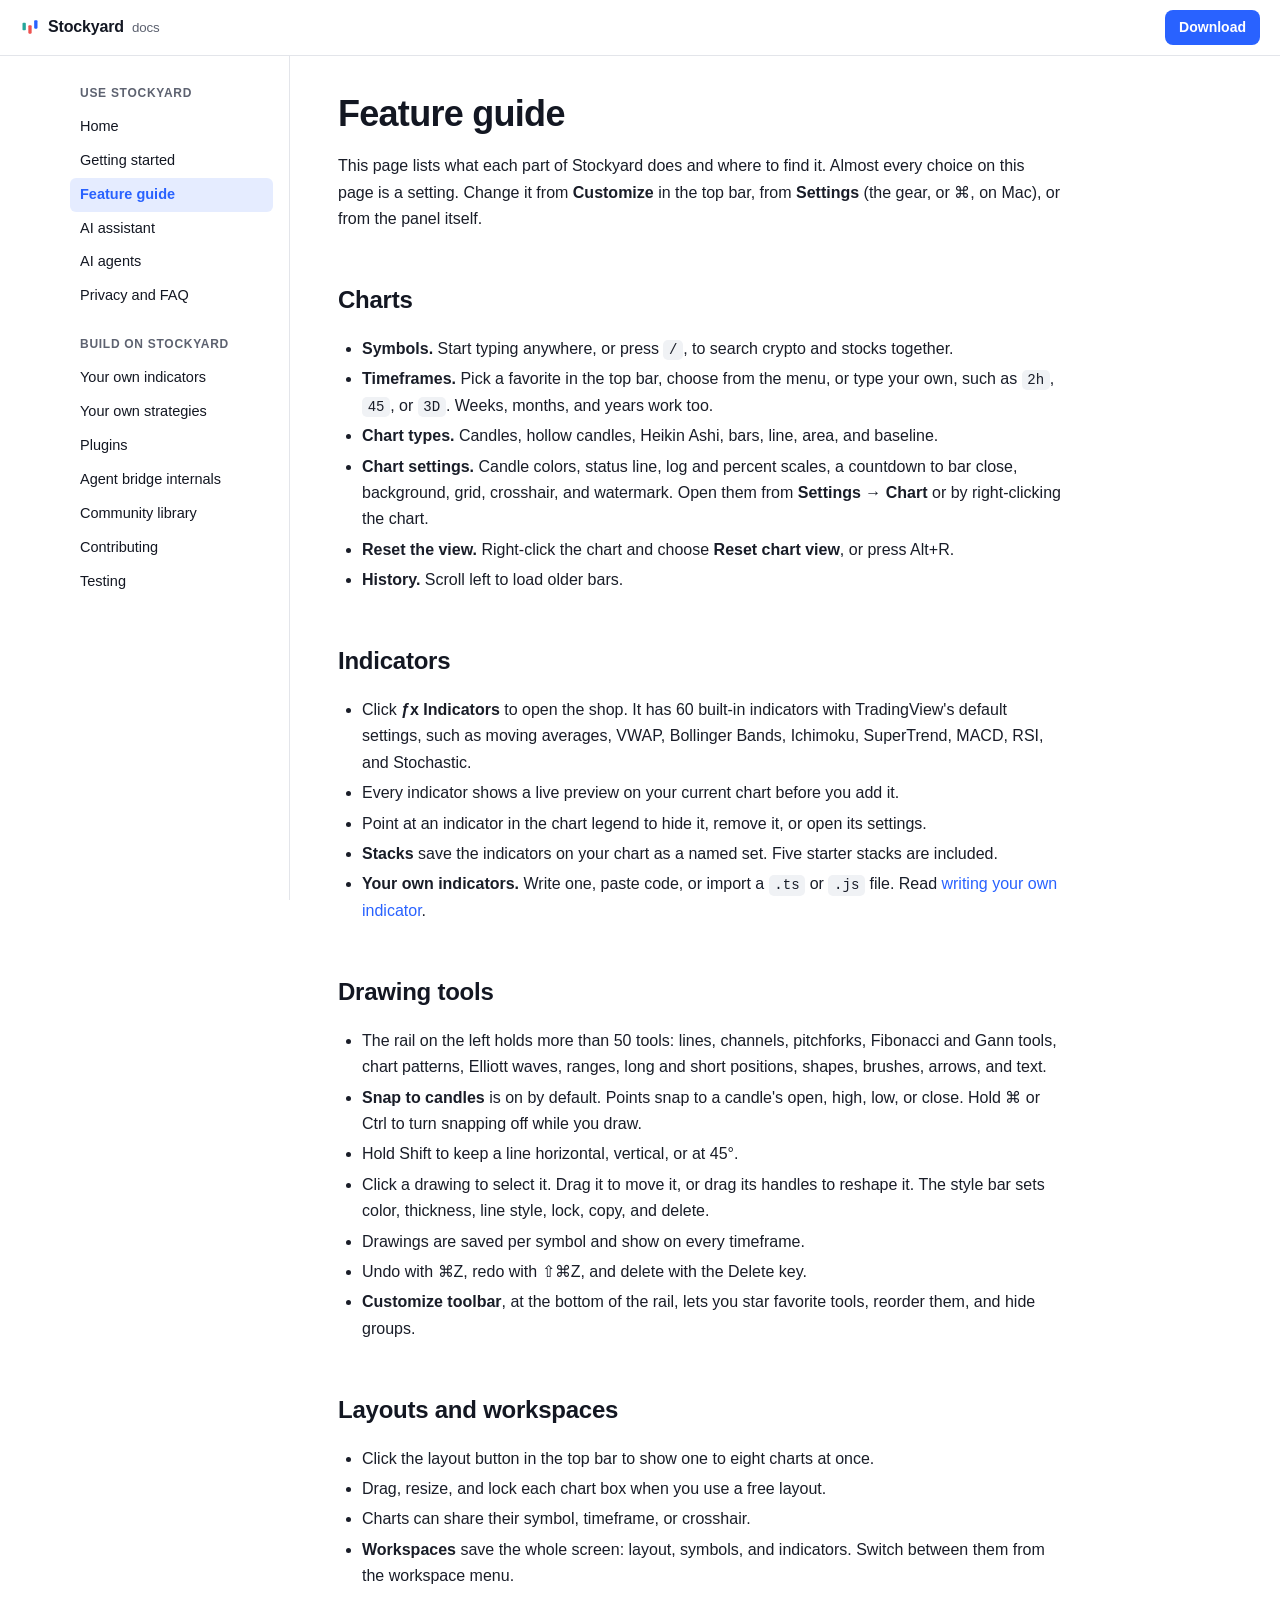
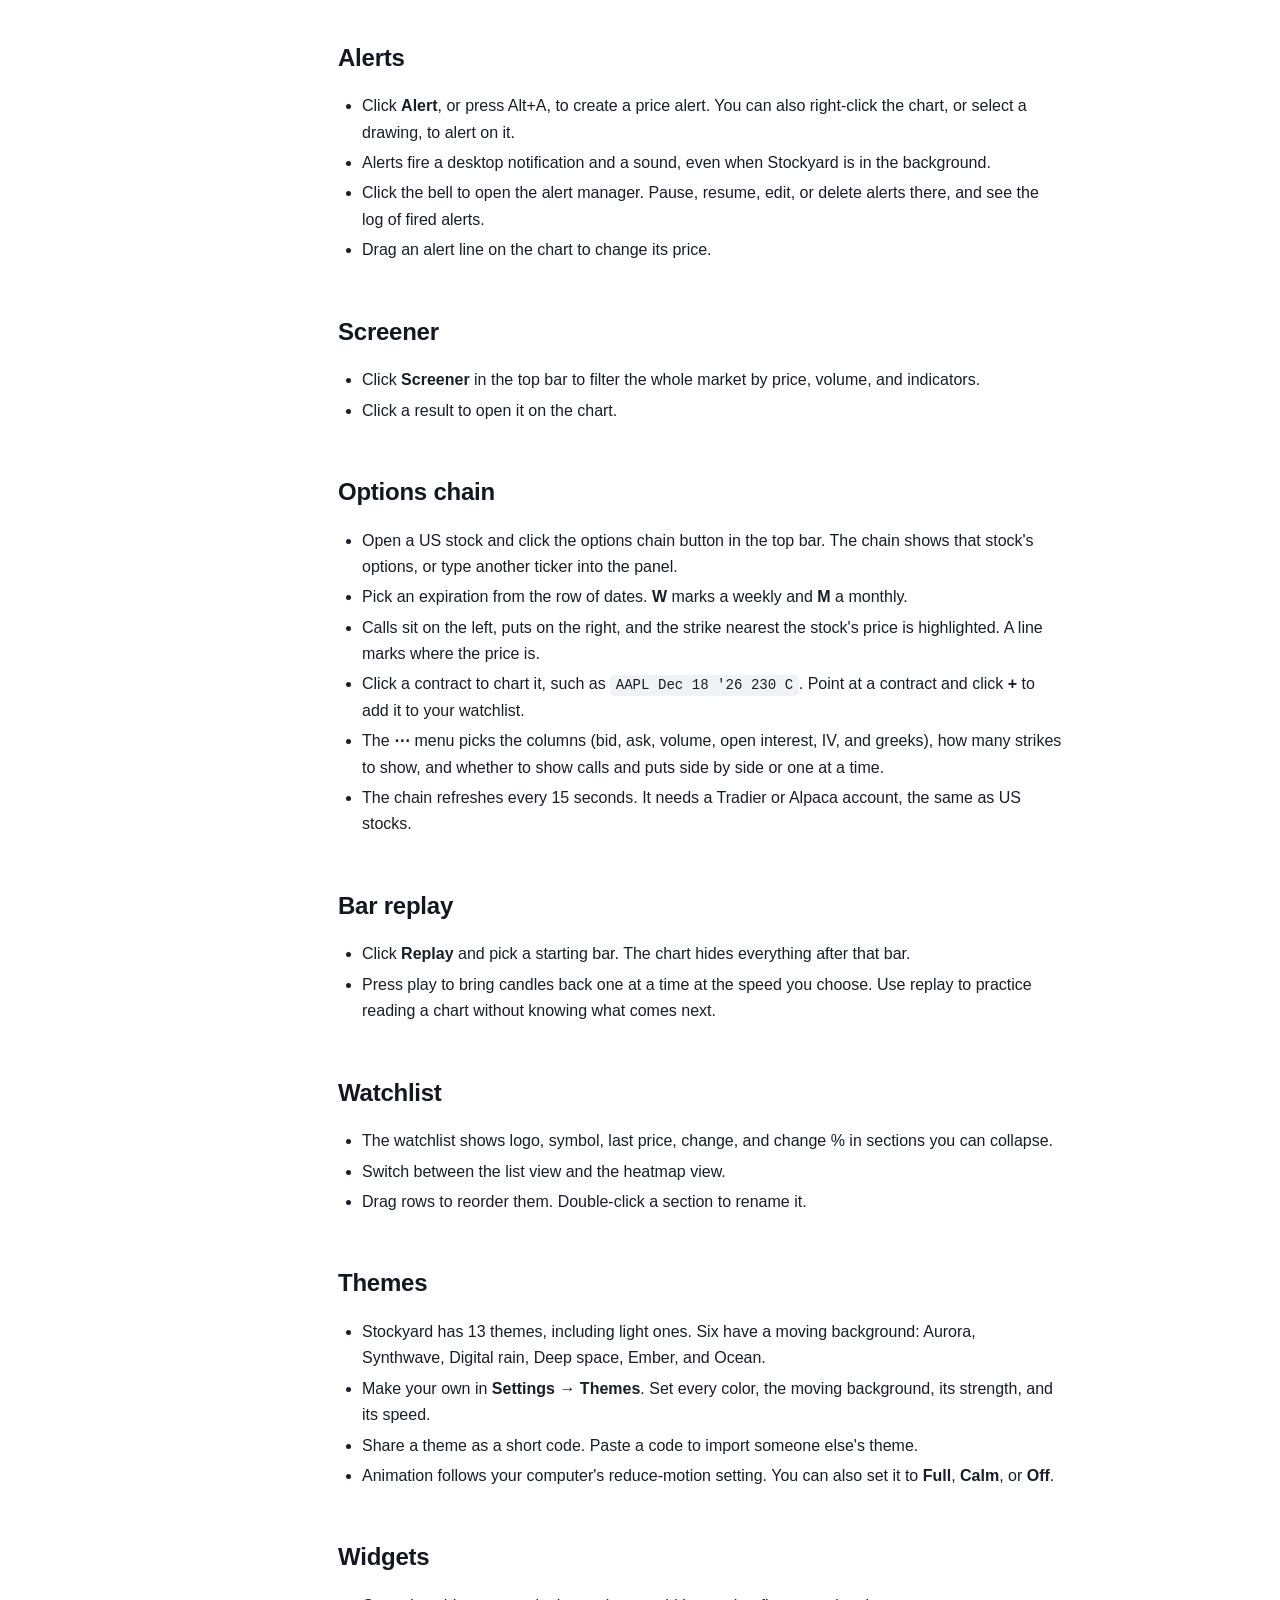
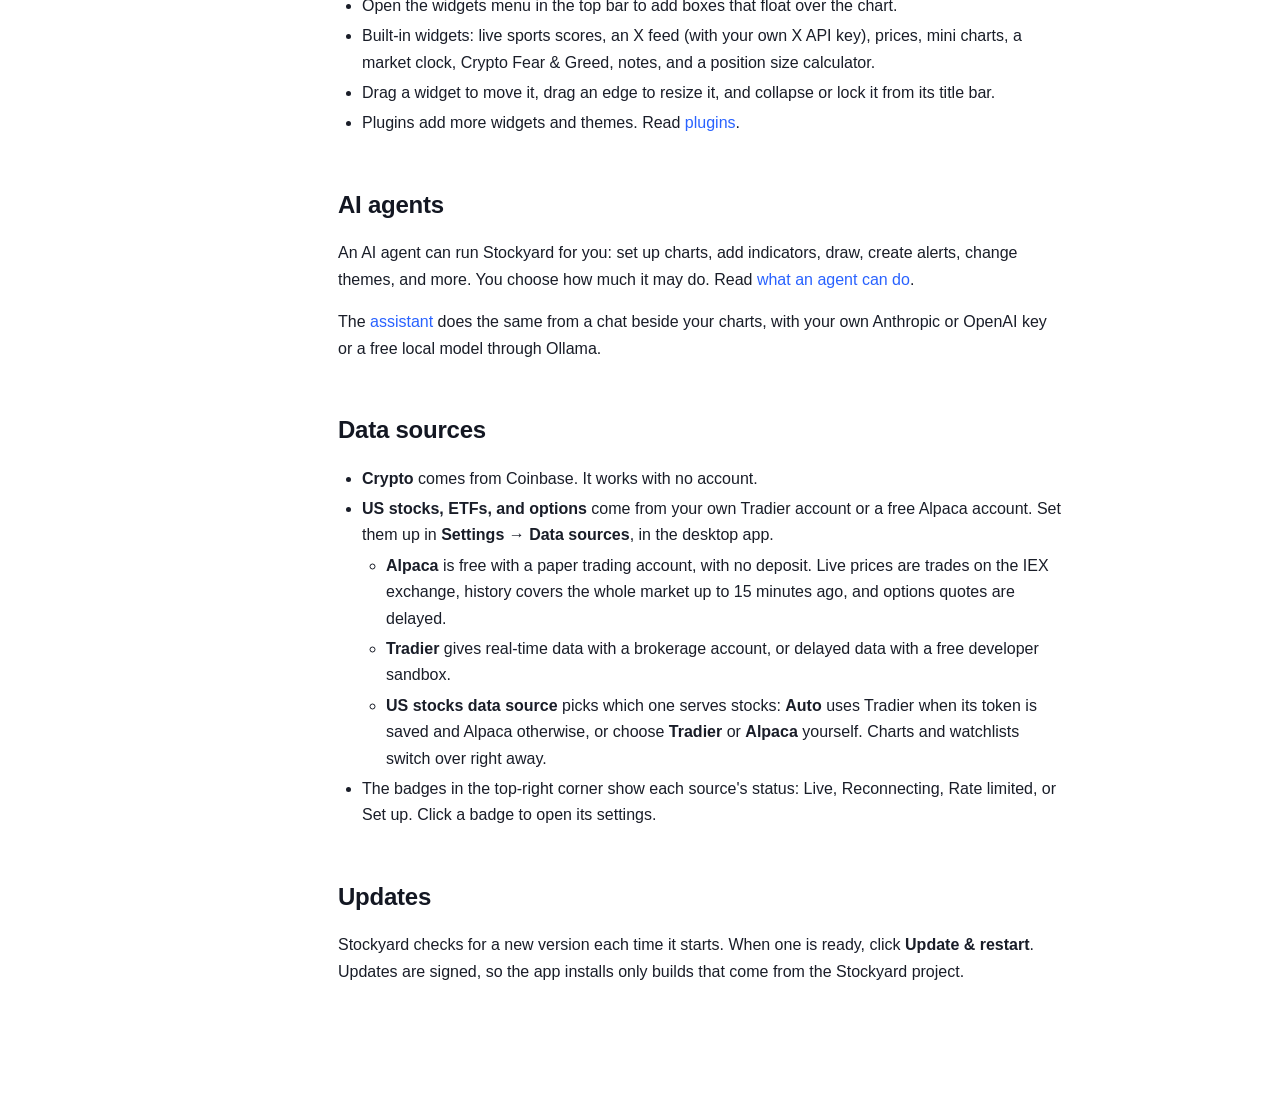
<file: features.html>
<!doctype html>
<html lang="en">
<head>
<meta charset="utf-8">
<meta name="viewport" content="width=device-width, initial-scale=1">
<title>Feature guide · Stockyard docs</title>
<link rel="icon" href="data:image/svg+xml,%3Csvg%20width%3D%2220%22%20height%3D%2220%22%20viewBox%3D%220%200%2024%2024%22%20aria-hidden%3D%22true%22%3E%3Crect%20x%3D%223%22%20y%3D%227%22%20width%3D%224%22%20height%3D%229%22%20rx%3D%221%22%20fill%3D%22%2326a69a%22%2F%3E%3Crect%20x%3D%2210%22%20y%3D%2210%22%20width%3D%224%22%20height%3D%2210%22%20rx%3D%221%22%20fill%3D%22%23ef5350%22%2F%3E%3Crect%20x%3D%2217%22%20y%3D%224%22%20width%3D%224%22%20height%3D%2210%22%20rx%3D%221%22%20fill%3D%22%232962ff%22%2F%3E%3C%2Fsvg%3E">
<link rel="stylesheet" href="style.css">
</head>
<body>
<header class="top">
  <button class="menu" aria-label="Menu" onclick="document.body.classList.toggle('nav-open')">☰</button>
  <a class="brand" href="index.html"><svg width="20" height="20" viewBox="0 0 24 24" aria-hidden="true"><rect x="3" y="7" width="4" height="9" rx="1" fill="#26a69a"/><rect x="10" y="10" width="4" height="10" rx="1" fill="#ef5350"/><rect x="17" y="4" width="4" height="10" rx="1" fill="#2962ff"/></svg><span>Stockyard</span><small>docs</small></a>
  <a class="download" href="https://github.com/mc5161876-rgb/Stockyard-releases/releases/latest" target="_blank" rel="noopener">Download</a>
</header>
<div class="wrap">
  <nav class="side"><div class="group"><div class="group-title">Use Stockyard</div><a href="index.html">Home</a><a href="getting-started.html">Getting started</a><a href="features.html" aria-current="page">Feature guide</a><a href="assistant.html">AI assistant</a><a href="agents.html">AI agents</a><a href="faq.html">Privacy and FAQ</a></div><div class="group"><div class="group-title">Build on Stockyard</div><a href="custom-indicators.html">Your own indicators</a><a href="strategies.html">Your own strategies</a><a href="plugins.html">Plugins</a><a href="agents-contract.html">Agent bridge internals</a><a href="community.html">Community library</a><a href="contributing.html">Contributing</a><a href="testing.html">Testing</a></div></nav>
  <main class="doc"><h1>Feature guide</h1>
<p>This page lists what each part of Stockyard does and where to find it. Almost every choice on this page is a setting. Change it from <strong>Customize</strong> in the top bar, from <strong>Settings</strong> (the gear, or ⌘, on Mac), or from the panel itself.</p>
<h2 id="charts"><a class="anchor" href="#charts">Charts</a></h2>
<ul>
<li><strong>Symbols.</strong> Start typing anywhere, or press <code>/</code>, to search crypto and stocks together.</li>
<li><strong>Timeframes.</strong> Pick a favorite in the top bar, choose from the menu, or type your own, such as <code>2h</code>, <code>45</code>, or <code>3D</code>. Weeks, months, and years work too.</li>
<li><strong>Chart types.</strong> Candles, hollow candles, Heikin Ashi, bars, line, area, and baseline.</li>
<li><strong>Chart settings.</strong> Candle colors, status line, log and percent scales, a countdown to bar close, background, grid, crosshair, and watermark. Open them from <strong>Settings → Chart</strong> or by right-clicking the chart.</li>
<li><strong>Reset the view.</strong> Right-click the chart and choose <strong>Reset chart view</strong>, or press Alt+R.</li>
<li><strong>History.</strong> Scroll left to load older bars.</li>
</ul>
<h2 id="indicators"><a class="anchor" href="#indicators">Indicators</a></h2>
<ul>
<li>Click <strong>ƒx Indicators</strong> to open the shop. It has 60 built-in indicators with TradingView&#39;s default settings, such as moving averages, VWAP, Bollinger Bands, Ichimoku, SuperTrend, MACD, RSI, and Stochastic.</li>
<li>Every indicator shows a live preview on your current chart before you add it.</li>
<li>Point at an indicator in the chart legend to hide it, remove it, or open its settings.</li>
<li><strong>Stacks</strong> save the indicators on your chart as a named set. Five starter stacks are included.</li>
<li><strong>Your own indicators.</strong> Write one, paste code, or import a <code>.ts</code> or <code>.js</code> file. Read <a href="custom-indicators.html">writing your own indicator</a>.</li>
</ul>
<h2 id="drawing-tools"><a class="anchor" href="#drawing-tools">Drawing tools</a></h2>
<ul>
<li>The rail on the left holds more than 50 tools: lines, channels, pitchforks, Fibonacci and Gann tools, chart patterns, Elliott waves, ranges, long and short positions, shapes, brushes, arrows, and text.</li>
<li><strong>Snap to candles</strong> is on by default. Points snap to a candle&#39;s open, high, low, or close. Hold ⌘ or Ctrl to turn snapping off while you draw.</li>
<li>Hold Shift to keep a line horizontal, vertical, or at 45°.</li>
<li>Click a drawing to select it. Drag it to move it, or drag its handles to reshape it. The style bar sets color, thickness, line style, lock, copy, and delete.</li>
<li>Drawings are saved per symbol and show on every timeframe.</li>
<li>Undo with ⌘Z, redo with ⇧⌘Z, and delete with the Delete key.</li>
<li><strong>Customize toolbar</strong>, at the bottom of the rail, lets you star favorite tools, reorder them, and hide groups.</li>
</ul>
<h2 id="layouts-and-workspaces"><a class="anchor" href="#layouts-and-workspaces">Layouts and workspaces</a></h2>
<ul>
<li>Click the layout button in the top bar to show one to eight charts at once.</li>
<li>Drag, resize, and lock each chart box when you use a free layout.</li>
<li>Charts can share their symbol, timeframe, or crosshair.</li>
<li><strong>Workspaces</strong> save the whole screen: layout, symbols, and indicators. Switch between them from the workspace menu.</li>
</ul>
<h2 id="alerts"><a class="anchor" href="#alerts">Alerts</a></h2>
<ul>
<li>Click <strong>Alert</strong>, or press Alt+A, to create a price alert. You can also right-click the chart, or select a drawing, to alert on it.</li>
<li>Alerts fire a desktop notification and a sound, even when Stockyard is in the background.</li>
<li>Click the bell to open the alert manager. Pause, resume, edit, or delete alerts there, and see the log of fired alerts.</li>
<li>Drag an alert line on the chart to change its price.</li>
</ul>
<h2 id="screener"><a class="anchor" href="#screener">Screener</a></h2>
<ul>
<li>Click <strong>Screener</strong> in the top bar to filter the whole market by price, volume, and indicators.</li>
<li>Click a result to open it on the chart.</li>
</ul>
<h2 id="options-chain"><a class="anchor" href="#options-chain">Options chain</a></h2>
<ul>
<li>Open a US stock and click the options chain button in the top bar. The chain shows that stock&#39;s options, or type another ticker into the panel.</li>
<li>Pick an expiration from the row of dates. <strong>W</strong> marks a weekly and <strong>M</strong> a monthly.</li>
<li>Calls sit on the left, puts on the right, and the strike nearest the stock&#39;s price is highlighted. A line marks where the price is.</li>
<li>Click a contract to chart it, such as <code>AAPL Dec 18 &#39;26 230 C</code>. Point at a contract and click <strong>+</strong> to add it to your watchlist.</li>
<li>The <strong>⋯</strong> menu picks the columns (bid, ask, volume, open interest, IV, and greeks), how many strikes to show, and whether to show calls and puts side by side or one at a time.</li>
<li>The chain refreshes every 15 seconds. It needs a Tradier or Alpaca account, the same as US stocks.</li>
</ul>
<h2 id="bar-replay"><a class="anchor" href="#bar-replay">Bar replay</a></h2>
<ul>
<li>Click <strong>Replay</strong> and pick a starting bar. The chart hides everything after that bar.</li>
<li>Press play to bring candles back one at a time at the speed you choose. Use replay to practice reading a chart without knowing what comes next.</li>
</ul>
<h2 id="watchlist"><a class="anchor" href="#watchlist">Watchlist</a></h2>
<ul>
<li>The watchlist shows logo, symbol, last price, change, and change % in sections you can collapse.</li>
<li>Switch between the list view and the heatmap view.</li>
<li>Drag rows to reorder them. Double-click a section to rename it.</li>
</ul>
<h2 id="themes"><a class="anchor" href="#themes">Themes</a></h2>
<ul>
<li>Stockyard has 13 themes, including light ones. Six have a moving background: Aurora, Synthwave, Digital rain, Deep space, Ember, and Ocean.</li>
<li>Make your own in <strong>Settings → Themes</strong>. Set every color, the moving background, its strength, and its speed.</li>
<li>Share a theme as a short code. Paste a code to import someone else&#39;s theme.</li>
<li>Animation follows your computer&#39;s reduce-motion setting. You can also set it to <strong>Full</strong>, <strong>Calm</strong>, or <strong>Off</strong>.</li>
</ul>
<h2 id="widgets"><a class="anchor" href="#widgets">Widgets</a></h2>
<ul>
<li>Open the widgets menu in the top bar to add boxes that float over the chart.</li>
<li>Built-in widgets: live sports scores, an X feed (with your own X API key), prices, mini charts, a market clock, Crypto Fear &amp; Greed, notes, and a position size calculator.</li>
<li>Drag a widget to move it, drag an edge to resize it, and collapse or lock it from its title bar.</li>
<li>Plugins add more widgets and themes. Read <a href="plugins.html">plugins</a>.</li>
</ul>
<h2 id="ai-agents"><a class="anchor" href="#ai-agents">AI agents</a></h2>
<p>An AI agent can run Stockyard for you: set up charts, add indicators, draw, create alerts, change themes, and more. You choose how much it may do. Read <a href="agents.html">what an agent can do</a>.</p>
<p>The <a href="assistant.html">assistant</a> does the same from a chat beside your charts, with your own Anthropic or OpenAI key or a free local model through Ollama.</p>
<h2 id="data-sources"><a class="anchor" href="#data-sources">Data sources</a></h2>
<ul>
<li><strong>Crypto</strong> comes from Coinbase. It works with no account.</li>
<li><strong>US stocks, ETFs, and options</strong> come from your own Tradier account or a free Alpaca account. Set them up in <strong>Settings → Data sources</strong>, in the desktop app.<ul>
<li><strong>Alpaca</strong> is free with a paper trading account, with no deposit. Live prices are trades on the IEX exchange, history covers the whole market up to 15 minutes ago, and options quotes are delayed.</li>
<li><strong>Tradier</strong> gives real-time data with a brokerage account, or delayed data with a free developer sandbox.</li>
<li><strong>US stocks data source</strong> picks which one serves stocks: <strong>Auto</strong> uses Tradier when its token is saved and Alpaca otherwise, or choose <strong>Tradier</strong> or <strong>Alpaca</strong> yourself. Charts and watchlists switch over right away.</li>
</ul>
</li>
<li>The badges in the top-right corner show each source&#39;s status: Live, Reconnecting, Rate limited, or Set up. Click a badge to open its settings.</li>
</ul>
<h2 id="updates"><a class="anchor" href="#updates">Updates</a></h2>
<p>Stockyard checks for a new version each time it starts. When one is ready, click <strong>Update &amp; restart</strong>. Updates are signed, so the app installs only builds that come from the Stockyard project.</p>
</main>
</div>
</body>
</html>
</file>
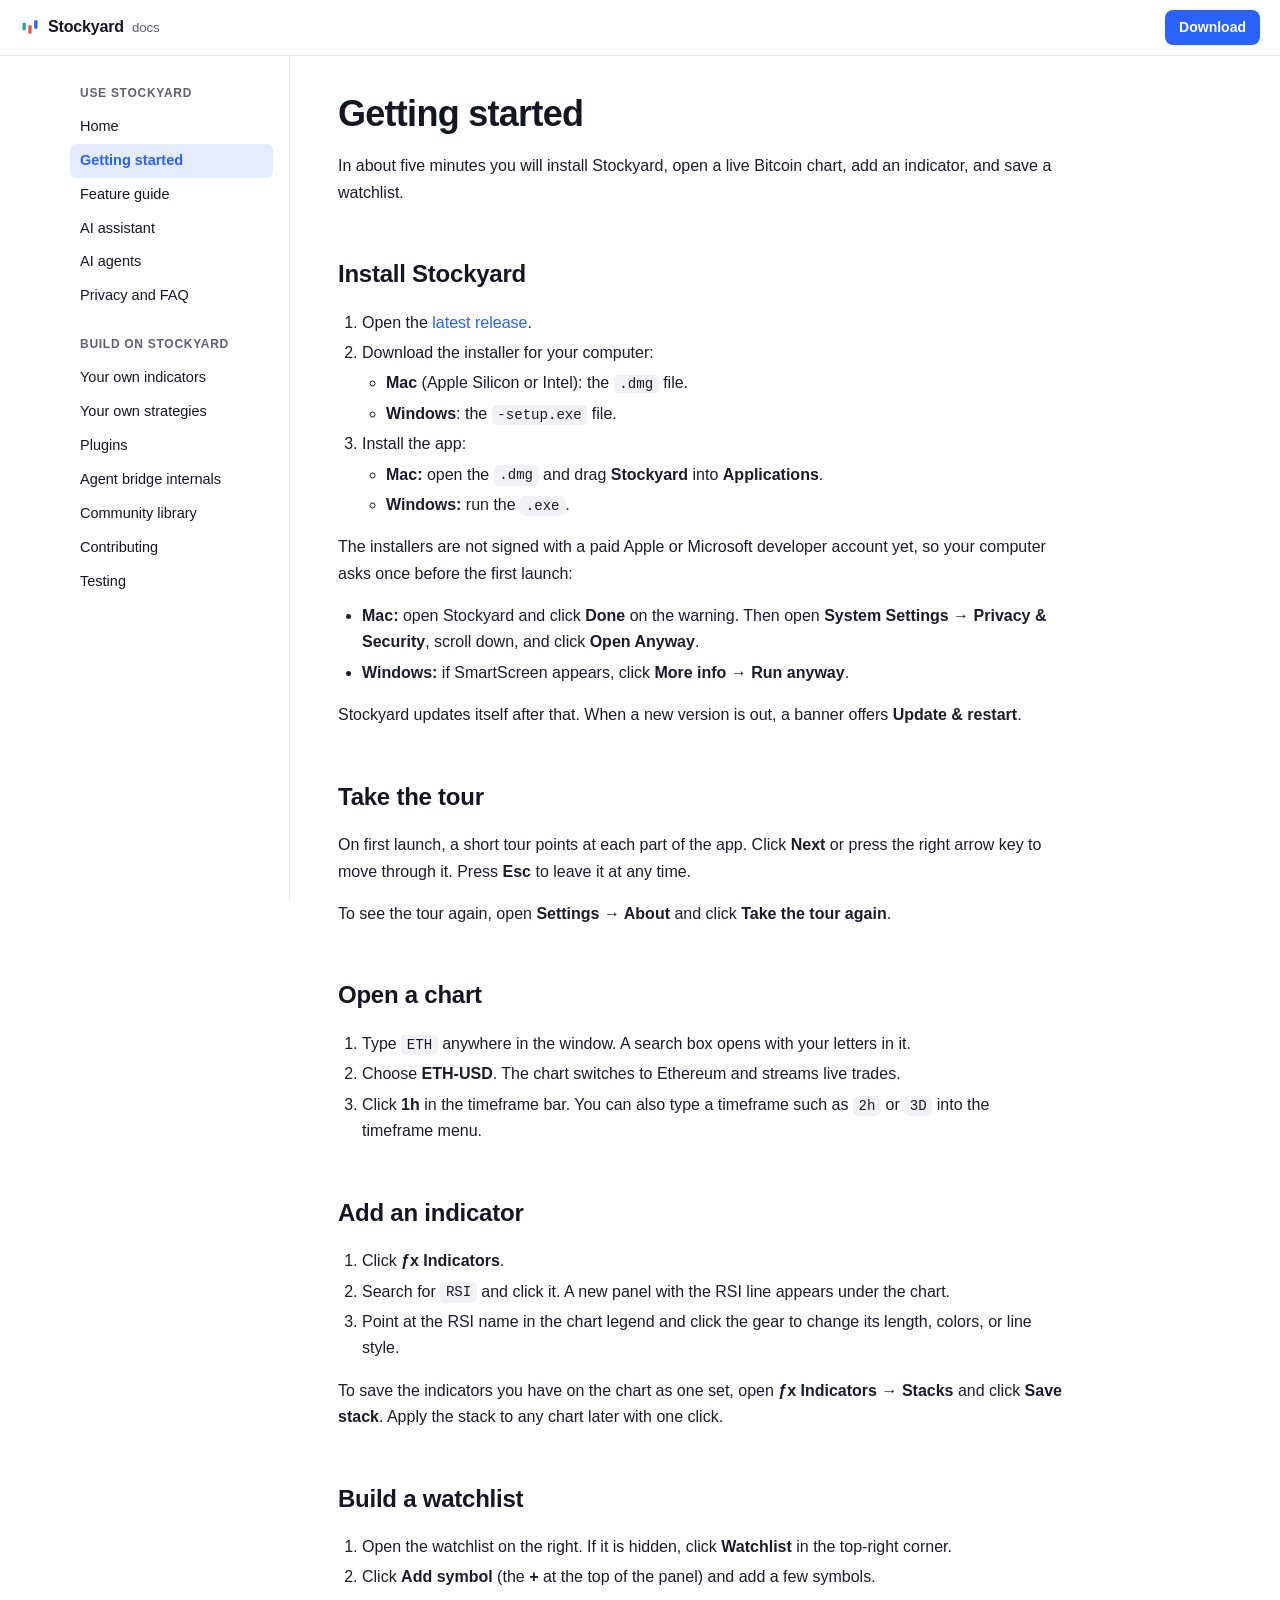
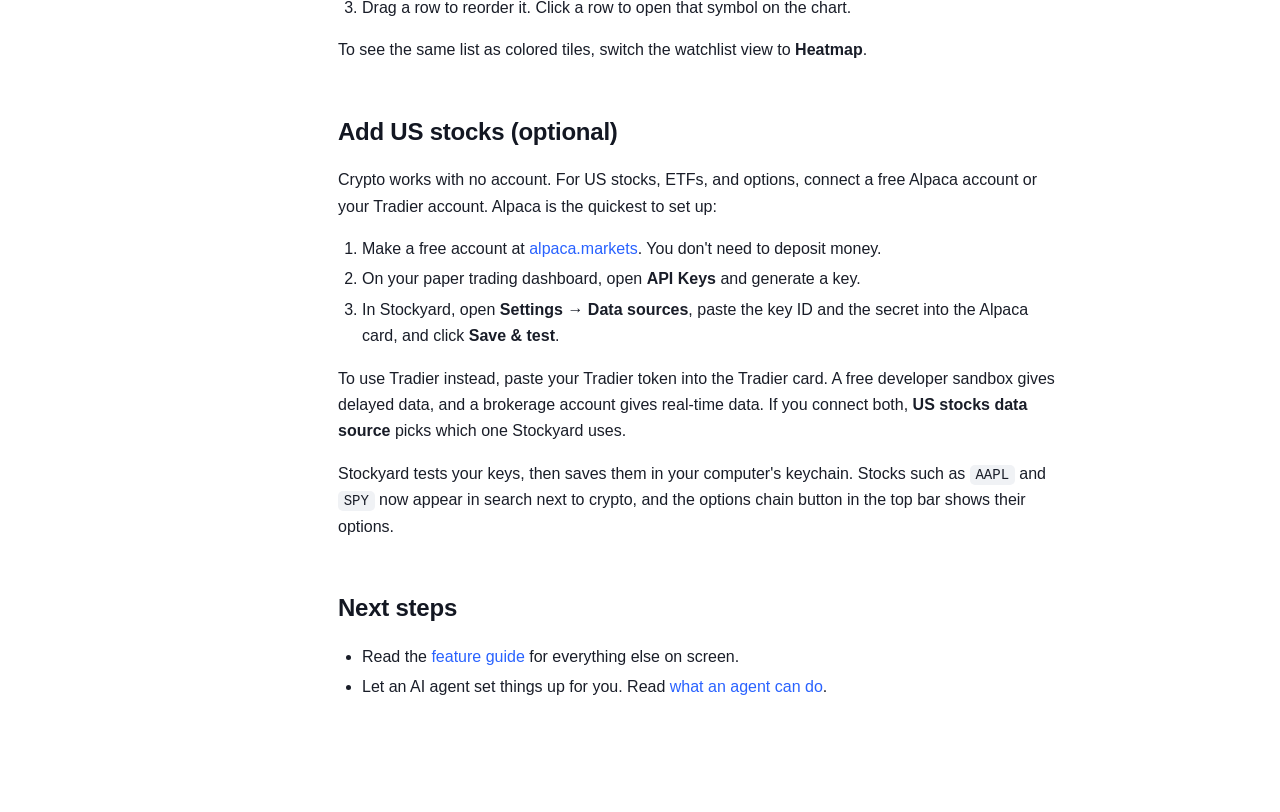
<file: getting-started.html>
<!doctype html>
<html lang="en">
<head>
<meta charset="utf-8">
<meta name="viewport" content="width=device-width, initial-scale=1">
<title>Getting started · Stockyard docs</title>
<link rel="icon" href="data:image/svg+xml,%3Csvg%20width%3D%2220%22%20height%3D%2220%22%20viewBox%3D%220%200%2024%2024%22%20aria-hidden%3D%22true%22%3E%3Crect%20x%3D%223%22%20y%3D%227%22%20width%3D%224%22%20height%3D%229%22%20rx%3D%221%22%20fill%3D%22%2326a69a%22%2F%3E%3Crect%20x%3D%2210%22%20y%3D%2210%22%20width%3D%224%22%20height%3D%2210%22%20rx%3D%221%22%20fill%3D%22%23ef5350%22%2F%3E%3Crect%20x%3D%2217%22%20y%3D%224%22%20width%3D%224%22%20height%3D%2210%22%20rx%3D%221%22%20fill%3D%22%232962ff%22%2F%3E%3C%2Fsvg%3E">
<link rel="stylesheet" href="style.css">
</head>
<body>
<header class="top">
  <button class="menu" aria-label="Menu" onclick="document.body.classList.toggle('nav-open')">☰</button>
  <a class="brand" href="index.html"><svg width="20" height="20" viewBox="0 0 24 24" aria-hidden="true"><rect x="3" y="7" width="4" height="9" rx="1" fill="#26a69a"/><rect x="10" y="10" width="4" height="10" rx="1" fill="#ef5350"/><rect x="17" y="4" width="4" height="10" rx="1" fill="#2962ff"/></svg><span>Stockyard</span><small>docs</small></a>
  <a class="download" href="https://github.com/mc5161876-rgb/Stockyard-releases/releases/latest" target="_blank" rel="noopener">Download</a>
</header>
<div class="wrap">
  <nav class="side"><div class="group"><div class="group-title">Use Stockyard</div><a href="index.html">Home</a><a href="getting-started.html" aria-current="page">Getting started</a><a href="features.html">Feature guide</a><a href="assistant.html">AI assistant</a><a href="agents.html">AI agents</a><a href="faq.html">Privacy and FAQ</a></div><div class="group"><div class="group-title">Build on Stockyard</div><a href="custom-indicators.html">Your own indicators</a><a href="strategies.html">Your own strategies</a><a href="plugins.html">Plugins</a><a href="agents-contract.html">Agent bridge internals</a><a href="community.html">Community library</a><a href="contributing.html">Contributing</a><a href="testing.html">Testing</a></div></nav>
  <main class="doc"><h1>Getting started</h1>
<p>In about five minutes you will install Stockyard, open a live Bitcoin chart, add an indicator, and save a watchlist.</p>
<h2 id="install-stockyard"><a class="anchor" href="#install-stockyard">Install Stockyard</a></h2>
<ol>
<li>Open the <a href="https://github.com/mc5161876-rgb/Stockyard-releases/releases/latest" target="_blank" rel="noopener">latest release</a>.</li>
<li>Download the installer for your computer:<ul>
<li><strong>Mac</strong> (Apple Silicon or Intel): the <code>.dmg</code> file.</li>
<li><strong>Windows</strong>: the <code>-setup.exe</code> file.</li>
</ul>
</li>
<li>Install the app:<ul>
<li><strong>Mac:</strong> open the <code>.dmg</code> and drag <strong>Stockyard</strong> into <strong>Applications</strong>.</li>
<li><strong>Windows:</strong> run the <code>.exe</code>.</li>
</ul>
</li>
</ol>
<p>The installers are not signed with a paid Apple or Microsoft developer account yet, so your computer asks once before the first launch:</p>
<ul>
<li><strong>Mac:</strong> open Stockyard and click <strong>Done</strong> on the warning. Then open <strong>System Settings → Privacy &amp; Security</strong>, scroll down, and click <strong>Open Anyway</strong>.</li>
<li><strong>Windows:</strong> if SmartScreen appears, click <strong>More info → Run anyway</strong>.</li>
</ul>
<p>Stockyard updates itself after that. When a new version is out, a banner offers <strong>Update &amp; restart</strong>.</p>
<h2 id="take-the-tour"><a class="anchor" href="#take-the-tour">Take the tour</a></h2>
<p>On first launch, a short tour points at each part of the app. Click <strong>Next</strong> or press the right arrow key to move through it. Press <strong>Esc</strong> to leave it at any time.</p>
<p>To see the tour again, open <strong>Settings → About</strong> and click <strong>Take the tour again</strong>.</p>
<h2 id="open-a-chart"><a class="anchor" href="#open-a-chart">Open a chart</a></h2>
<ol>
<li>Type <code>ETH</code> anywhere in the window. A search box opens with your letters in it.</li>
<li>Choose <strong>ETH-USD</strong>. The chart switches to Ethereum and streams live trades.</li>
<li>Click <strong>1h</strong> in the timeframe bar. You can also type a timeframe such as <code>2h</code> or <code>3D</code> into the timeframe menu.</li>
</ol>
<h2 id="add-an-indicator"><a class="anchor" href="#add-an-indicator">Add an indicator</a></h2>
<ol>
<li>Click <strong>ƒx Indicators</strong>.</li>
<li>Search for <code>RSI</code> and click it. A new panel with the RSI line appears under the chart.</li>
<li>Point at the RSI name in the chart legend and click the gear to change its length, colors, or line style.</li>
</ol>
<p>To save the indicators you have on the chart as one set, open <strong>ƒx Indicators → Stacks</strong> and click <strong>Save stack</strong>. Apply the stack to any chart later with one click.</p>
<h2 id="build-a-watchlist"><a class="anchor" href="#build-a-watchlist">Build a watchlist</a></h2>
<ol>
<li>Open the watchlist on the right. If it is hidden, click <strong>Watchlist</strong> in the top-right corner.</li>
<li>Click <strong>Add symbol</strong> (the <strong>+</strong> at the top of the panel) and add a few symbols.</li>
<li>Drag a row to reorder it. Click a row to open that symbol on the chart.</li>
</ol>
<p>To see the same list as colored tiles, switch the watchlist view to <strong>Heatmap</strong>.</p>
<h2 id="add-us-stocks-optional"><a class="anchor" href="#add-us-stocks-optional">Add US stocks (optional)</a></h2>
<p>Crypto works with no account. For US stocks, ETFs, and options, connect a free Alpaca account or your Tradier account. Alpaca is the quickest to set up:</p>
<ol>
<li>Make a free account at <a href="https://app.alpaca.markets/signup" target="_blank" rel="noopener">alpaca.markets</a>. You don&#39;t need to deposit money.</li>
<li>On your paper trading dashboard, open <strong>API Keys</strong> and generate a key.</li>
<li>In Stockyard, open <strong>Settings → Data sources</strong>, paste the key ID and the secret into the Alpaca card, and click <strong>Save &amp; test</strong>.</li>
</ol>
<p>To use Tradier instead, paste your Tradier token into the Tradier card. A free developer sandbox gives delayed data, and a brokerage account gives real-time data. If you connect both, <strong>US stocks data source</strong> picks which one Stockyard uses.</p>
<p>Stockyard tests your keys, then saves them in your computer&#39;s keychain. Stocks such as <code>AAPL</code> and <code>SPY</code> now appear in search next to crypto, and the options chain button in the top bar shows their options.</p>
<h2 id="next-steps"><a class="anchor" href="#next-steps">Next steps</a></h2>
<ul>
<li>Read the <a href="features.html">feature guide</a> for everything else on screen.</li>
<li>Let an AI agent set things up for you. Read <a href="agents.html">what an agent can do</a>.</li>
</ul>
</main>
</div>
</body>
</html>
</file>
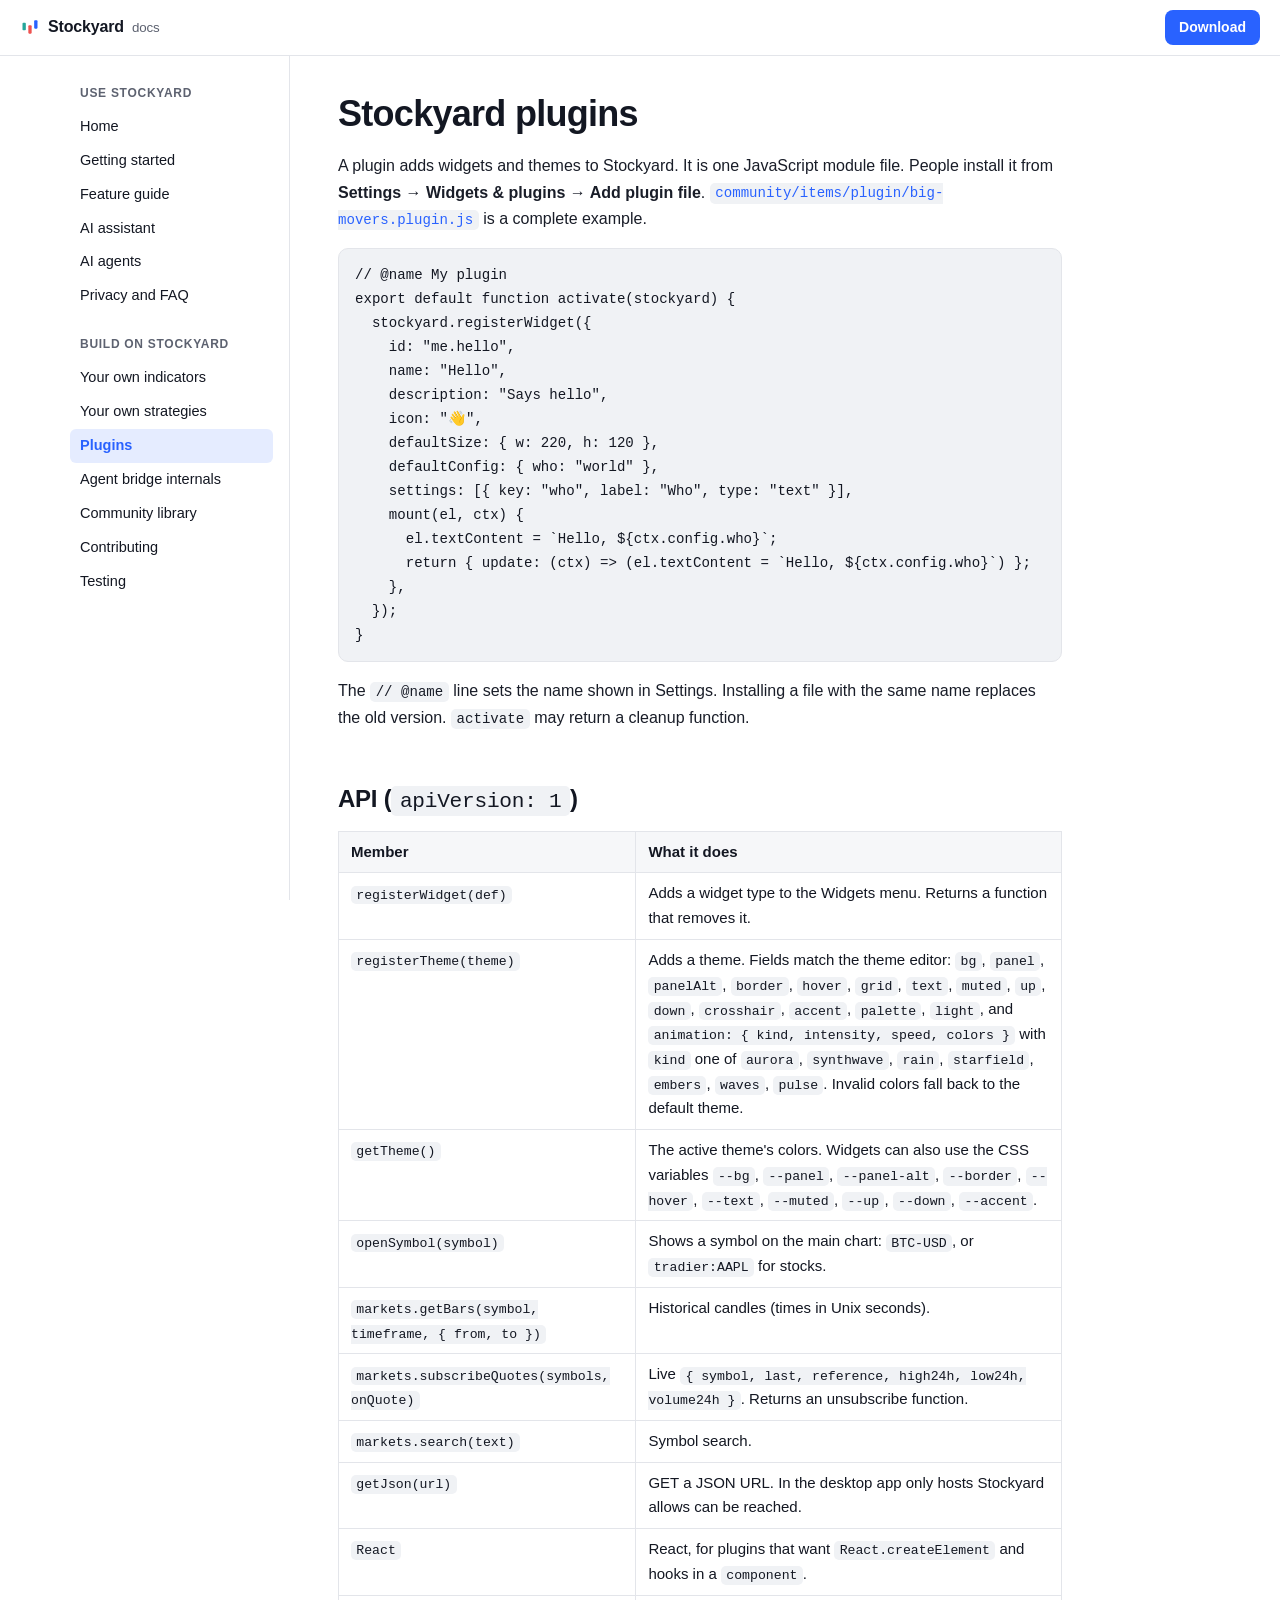
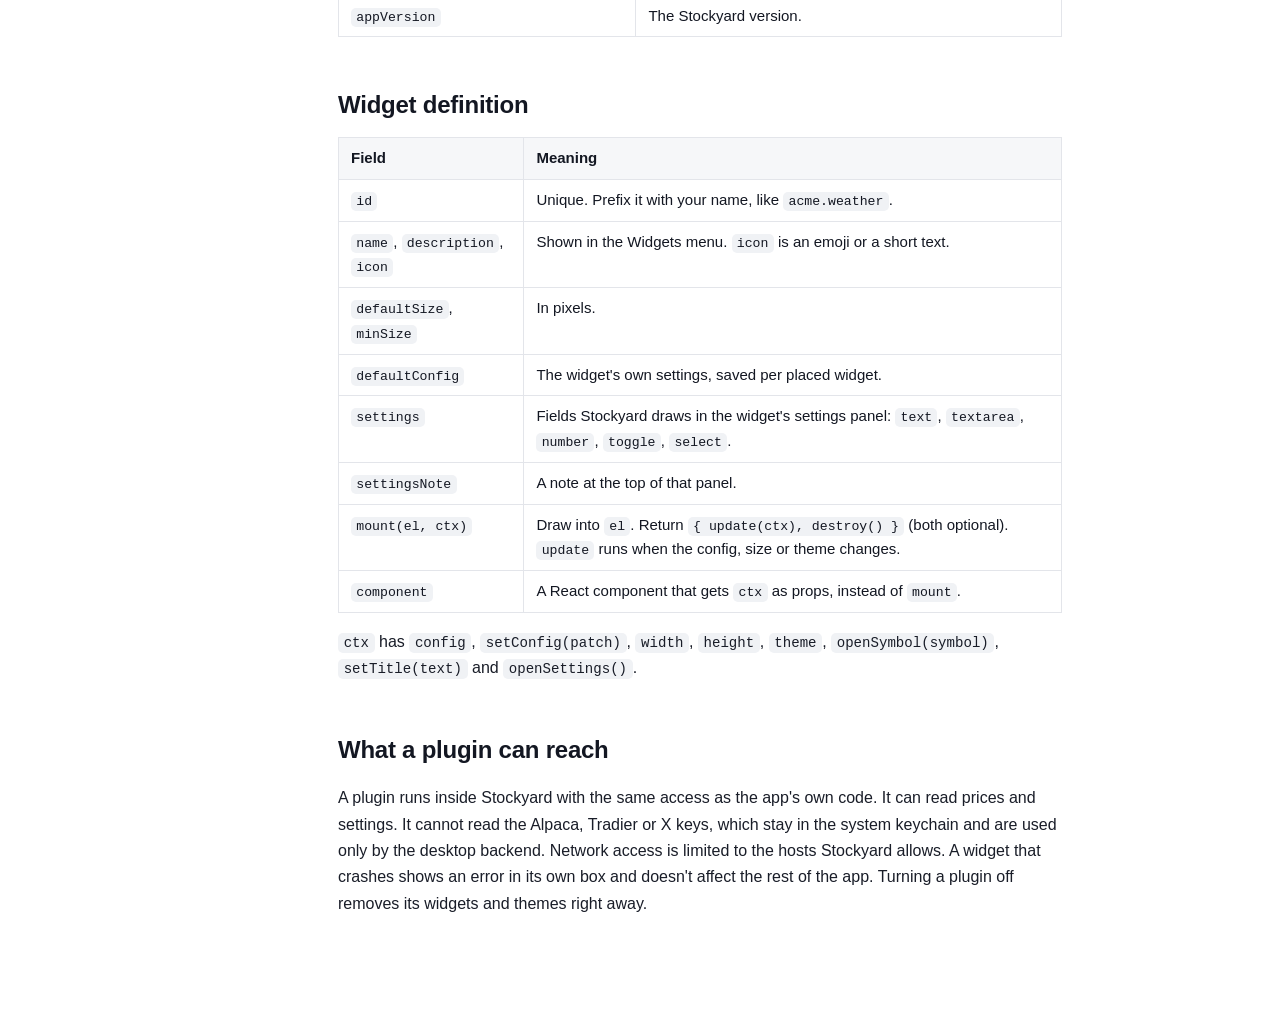
<file: plugins.html>
<!doctype html>
<html lang="en">
<head>
<meta charset="utf-8">
<meta name="viewport" content="width=device-width, initial-scale=1">
<title>Stockyard plugins · Stockyard docs</title>
<link rel="icon" href="data:image/svg+xml,%3Csvg%20width%3D%2220%22%20height%3D%2220%22%20viewBox%3D%220%200%2024%2024%22%20aria-hidden%3D%22true%22%3E%3Crect%20x%3D%223%22%20y%3D%227%22%20width%3D%224%22%20height%3D%229%22%20rx%3D%221%22%20fill%3D%22%2326a69a%22%2F%3E%3Crect%20x%3D%2210%22%20y%3D%2210%22%20width%3D%224%22%20height%3D%2210%22%20rx%3D%221%22%20fill%3D%22%23ef5350%22%2F%3E%3Crect%20x%3D%2217%22%20y%3D%224%22%20width%3D%224%22%20height%3D%2210%22%20rx%3D%221%22%20fill%3D%22%232962ff%22%2F%3E%3C%2Fsvg%3E">
<link rel="stylesheet" href="style.css">
</head>
<body>
<header class="top">
  <button class="menu" aria-label="Menu" onclick="document.body.classList.toggle('nav-open')">☰</button>
  <a class="brand" href="index.html"><svg width="20" height="20" viewBox="0 0 24 24" aria-hidden="true"><rect x="3" y="7" width="4" height="9" rx="1" fill="#26a69a"/><rect x="10" y="10" width="4" height="10" rx="1" fill="#ef5350"/><rect x="17" y="4" width="4" height="10" rx="1" fill="#2962ff"/></svg><span>Stockyard</span><small>docs</small></a>
  <a class="download" href="https://github.com/mc5161876-rgb/Stockyard-releases/releases/latest" target="_blank" rel="noopener">Download</a>
</header>
<div class="wrap">
  <nav class="side"><div class="group"><div class="group-title">Use Stockyard</div><a href="index.html">Home</a><a href="getting-started.html">Getting started</a><a href="features.html">Feature guide</a><a href="assistant.html">AI assistant</a><a href="agents.html">AI agents</a><a href="faq.html">Privacy and FAQ</a></div><div class="group"><div class="group-title">Build on Stockyard</div><a href="custom-indicators.html">Your own indicators</a><a href="strategies.html">Your own strategies</a><a href="plugins.html" aria-current="page">Plugins</a><a href="agents-contract.html">Agent bridge internals</a><a href="community.html">Community library</a><a href="contributing.html">Contributing</a><a href="testing.html">Testing</a></div></nav>
  <main class="doc"><h1>Stockyard plugins</h1>
<p>A plugin adds widgets and themes to Stockyard. It is one JavaScript module file. People install it from <strong>Settings → Widgets &amp; plugins → Add plugin file</strong>. <a href="community/items/plugin/big-movers.plugin.js"><code>community/items/plugin/big-movers.plugin.js</code></a> is a complete example.</p>
<pre><code class="language-js">// @name My plugin
export default function activate(stockyard) {
  stockyard.registerWidget({
    id: &quot;me.hello&quot;,
    name: &quot;Hello&quot;,
    description: &quot;Says hello&quot;,
    icon: &quot;👋&quot;,
    defaultSize: { w: 220, h: 120 },
    defaultConfig: { who: &quot;world&quot; },
    settings: [{ key: &quot;who&quot;, label: &quot;Who&quot;, type: &quot;text&quot; }],
    mount(el, ctx) {
      el.textContent = `Hello, ${ctx.config.who}`;
      return { update: (ctx) =&gt; (el.textContent = `Hello, ${ctx.config.who}`) };
    },
  });
}
</code></pre>
<p>The <code>// @name</code> line sets the name shown in Settings. Installing a file with the same name replaces the old version. <code>activate</code> may return a cleanup function.</p>
<h2 id="api-apiversion-1"><a class="anchor" href="#api-apiversion-1">API (<code>apiVersion: 1</code>)</a></h2>
<table>
<thead>
<tr>
<th>Member</th>
<th>What it does</th>
</tr>
</thead>
<tbody><tr>
<td><code>registerWidget(def)</code></td>
<td>Adds a widget type to the Widgets menu. Returns a function that removes it.</td>
</tr>
<tr>
<td><code>registerTheme(theme)</code></td>
<td>Adds a theme. Fields match the theme editor: <code>bg</code>, <code>panel</code>, <code>panelAlt</code>, <code>border</code>, <code>hover</code>, <code>grid</code>, <code>text</code>, <code>muted</code>, <code>up</code>, <code>down</code>, <code>crosshair</code>, <code>accent</code>, <code>palette</code>, <code>light</code>, and <code>animation: { kind, intensity, speed, colors }</code> with <code>kind</code> one of <code>aurora</code>, <code>synthwave</code>, <code>rain</code>, <code>starfield</code>, <code>embers</code>, <code>waves</code>, <code>pulse</code>. Invalid colors fall back to the default theme.</td>
</tr>
<tr>
<td><code>getTheme()</code></td>
<td>The active theme&#39;s colors. Widgets can also use the CSS variables <code>--bg</code>, <code>--panel</code>, <code>--panel-alt</code>, <code>--border</code>, <code>--hover</code>, <code>--text</code>, <code>--muted</code>, <code>--up</code>, <code>--down</code>, <code>--accent</code>.</td>
</tr>
<tr>
<td><code>openSymbol(symbol)</code></td>
<td>Shows a symbol on the main chart: <code>BTC-USD</code>, or <code>tradier:AAPL</code> for stocks.</td>
</tr>
<tr>
<td><code>markets.getBars(symbol, timeframe, { from, to })</code></td>
<td>Historical candles (times in Unix seconds).</td>
</tr>
<tr>
<td><code>markets.subscribeQuotes(symbols, onQuote)</code></td>
<td>Live <code>{ symbol, last, reference, high24h, low24h, volume24h }</code>. Returns an unsubscribe function.</td>
</tr>
<tr>
<td><code>markets.search(text)</code></td>
<td>Symbol search.</td>
</tr>
<tr>
<td><code>getJson(url)</code></td>
<td>GET a JSON URL. In the desktop app only hosts Stockyard allows can be reached.</td>
</tr>
<tr>
<td><code>React</code></td>
<td>React, for plugins that want <code>React.createElement</code> and hooks in a <code>component</code>.</td>
</tr>
<tr>
<td><code>appVersion</code></td>
<td>The Stockyard version.</td>
</tr>
</tbody></table>
<h2 id="widget-definition"><a class="anchor" href="#widget-definition">Widget definition</a></h2>
<table>
<thead>
<tr>
<th>Field</th>
<th>Meaning</th>
</tr>
</thead>
<tbody><tr>
<td><code>id</code></td>
<td>Unique. Prefix it with your name, like <code>acme.weather</code>.</td>
</tr>
<tr>
<td><code>name</code>, <code>description</code>, <code>icon</code></td>
<td>Shown in the Widgets menu. <code>icon</code> is an emoji or a short text.</td>
</tr>
<tr>
<td><code>defaultSize</code>, <code>minSize</code></td>
<td>In pixels.</td>
</tr>
<tr>
<td><code>defaultConfig</code></td>
<td>The widget&#39;s own settings, saved per placed widget.</td>
</tr>
<tr>
<td><code>settings</code></td>
<td>Fields Stockyard draws in the widget&#39;s settings panel: <code>text</code>, <code>textarea</code>, <code>number</code>, <code>toggle</code>, <code>select</code>.</td>
</tr>
<tr>
<td><code>settingsNote</code></td>
<td>A note at the top of that panel.</td>
</tr>
<tr>
<td><code>mount(el, ctx)</code></td>
<td>Draw into <code>el</code>. Return <code>{ update(ctx), destroy() }</code> (both optional). <code>update</code> runs when the config, size or theme changes.</td>
</tr>
<tr>
<td><code>component</code></td>
<td>A React component that gets <code>ctx</code> as props, instead of <code>mount</code>.</td>
</tr>
</tbody></table>
<p><code>ctx</code> has <code>config</code>, <code>setConfig(patch)</code>, <code>width</code>, <code>height</code>, <code>theme</code>, <code>openSymbol(symbol)</code>, <code>setTitle(text)</code> and <code>openSettings()</code>.</p>
<h2 id="what-a-plugin-can-reach"><a class="anchor" href="#what-a-plugin-can-reach">What a plugin can reach</a></h2>
<p>A plugin runs inside Stockyard with the same access as the app&#39;s own code. It can read prices and settings. It cannot read the Alpaca, Tradier or X keys, which stay in the system keychain and are used only by the desktop backend. Network access is limited to the hosts Stockyard allows. A widget that crashes shows an error in its own box and doesn&#39;t affect the rest of the app. Turning a plugin off removes its widgets and themes right away.</p>
</main>
</div>
</body>
</html>
</file>
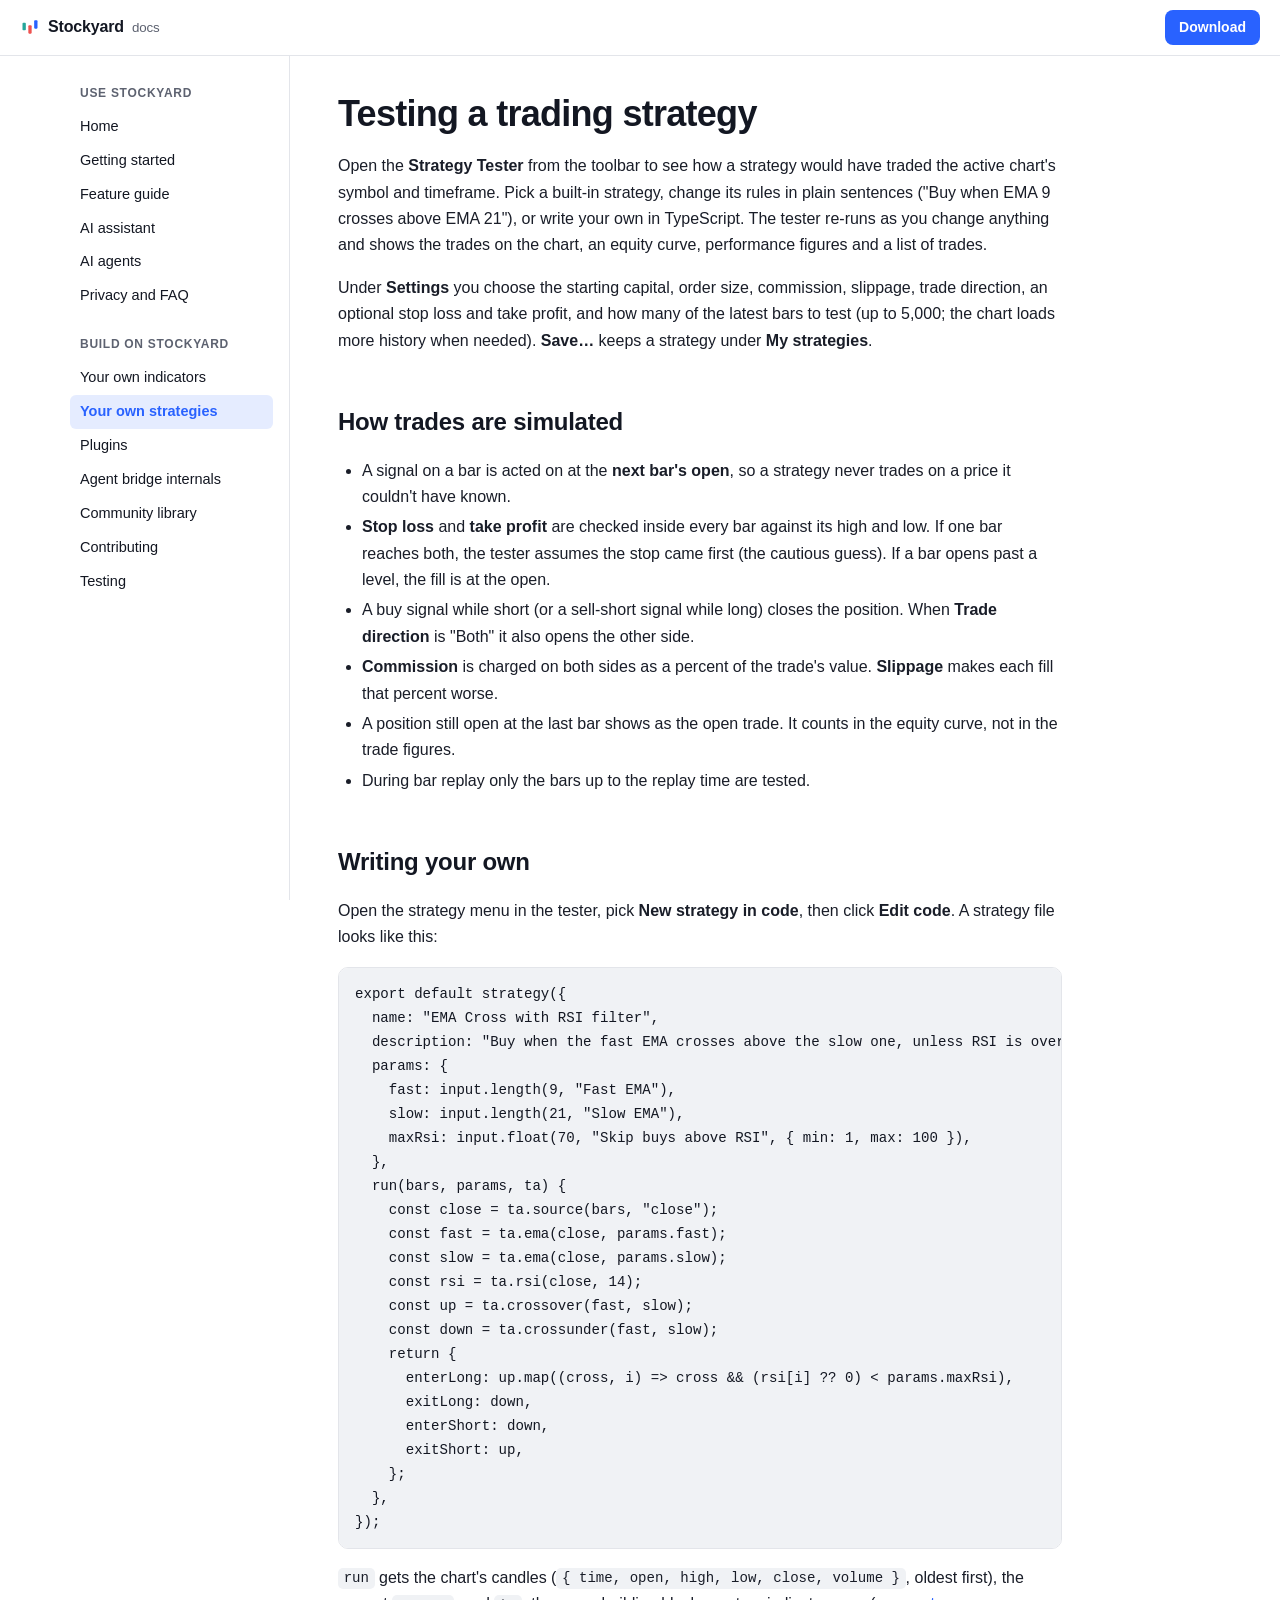
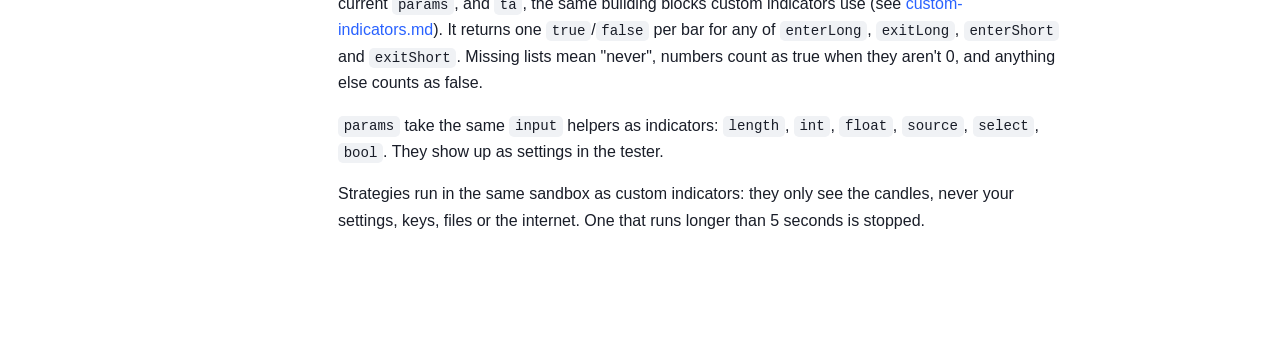
<file: strategies.html>
<!doctype html>
<html lang="en">
<head>
<meta charset="utf-8">
<meta name="viewport" content="width=device-width, initial-scale=1">
<title>Testing a trading strategy · Stockyard docs</title>
<link rel="icon" href="data:image/svg+xml,%3Csvg%20width%3D%2220%22%20height%3D%2220%22%20viewBox%3D%220%200%2024%2024%22%20aria-hidden%3D%22true%22%3E%3Crect%20x%3D%223%22%20y%3D%227%22%20width%3D%224%22%20height%3D%229%22%20rx%3D%221%22%20fill%3D%22%2326a69a%22%2F%3E%3Crect%20x%3D%2210%22%20y%3D%2210%22%20width%3D%224%22%20height%3D%2210%22%20rx%3D%221%22%20fill%3D%22%23ef5350%22%2F%3E%3Crect%20x%3D%2217%22%20y%3D%224%22%20width%3D%224%22%20height%3D%2210%22%20rx%3D%221%22%20fill%3D%22%232962ff%22%2F%3E%3C%2Fsvg%3E">
<link rel="stylesheet" href="style.css">
</head>
<body>
<header class="top">
  <button class="menu" aria-label="Menu" onclick="document.body.classList.toggle('nav-open')">☰</button>
  <a class="brand" href="index.html"><svg width="20" height="20" viewBox="0 0 24 24" aria-hidden="true"><rect x="3" y="7" width="4" height="9" rx="1" fill="#26a69a"/><rect x="10" y="10" width="4" height="10" rx="1" fill="#ef5350"/><rect x="17" y="4" width="4" height="10" rx="1" fill="#2962ff"/></svg><span>Stockyard</span><small>docs</small></a>
  <a class="download" href="https://github.com/mc5161876-rgb/Stockyard-releases/releases/latest" target="_blank" rel="noopener">Download</a>
</header>
<div class="wrap">
  <nav class="side"><div class="group"><div class="group-title">Use Stockyard</div><a href="index.html">Home</a><a href="getting-started.html">Getting started</a><a href="features.html">Feature guide</a><a href="assistant.html">AI assistant</a><a href="agents.html">AI agents</a><a href="faq.html">Privacy and FAQ</a></div><div class="group"><div class="group-title">Build on Stockyard</div><a href="custom-indicators.html">Your own indicators</a><a href="strategies.html" aria-current="page">Your own strategies</a><a href="plugins.html">Plugins</a><a href="agents-contract.html">Agent bridge internals</a><a href="community.html">Community library</a><a href="contributing.html">Contributing</a><a href="testing.html">Testing</a></div></nav>
  <main class="doc"><h1>Testing a trading strategy</h1>
<p>Open the <strong>Strategy Tester</strong> from the toolbar to see how a strategy would have traded the active chart&#39;s symbol and timeframe. Pick a built-in strategy, change its rules in plain sentences (&quot;Buy when EMA 9 crosses above EMA 21&quot;), or write your own in TypeScript. The tester re-runs as you change anything and shows the trades on the chart, an equity curve, performance figures and a list of trades.</p>
<p>Under <strong>Settings</strong> you choose the starting capital, order size, commission, slippage, trade direction, an optional stop loss and take profit, and how many of the latest bars to test (up to 5,000; the chart loads more history when needed). <strong>Save…</strong> keeps a strategy under <strong>My strategies</strong>.</p>
<h2 id="how-trades-are-simulated"><a class="anchor" href="#how-trades-are-simulated">How trades are simulated</a></h2>
<ul>
<li>A signal on a bar is acted on at the <strong>next bar&#39;s open</strong>, so a strategy never trades on a price it couldn&#39;t have known.</li>
<li><strong>Stop loss</strong> and <strong>take profit</strong> are checked inside every bar against its high and low. If one bar reaches both, the tester assumes the stop came first (the cautious guess). If a bar opens past a level, the fill is at the open.</li>
<li>A buy signal while short (or a sell-short signal while long) closes the position. When <strong>Trade direction</strong> is &quot;Both&quot; it also opens the other side.</li>
<li><strong>Commission</strong> is charged on both sides as a percent of the trade&#39;s value. <strong>Slippage</strong> makes each fill that percent worse.</li>
<li>A position still open at the last bar shows as the open trade. It counts in the equity curve, not in the trade figures.</li>
<li>During bar replay only the bars up to the replay time are tested.</li>
</ul>
<h2 id="writing-your-own"><a class="anchor" href="#writing-your-own">Writing your own</a></h2>
<p>Open the strategy menu in the tester, pick <strong>New strategy in code</strong>, then click <strong>Edit code</strong>. A strategy file looks like this:</p>
<pre><code class="language-ts">export default strategy({
  name: &quot;EMA Cross with RSI filter&quot;,
  description: &quot;Buy when the fast EMA crosses above the slow one, unless RSI is overbought.&quot;,
  params: {
    fast: input.length(9, &quot;Fast EMA&quot;),
    slow: input.length(21, &quot;Slow EMA&quot;),
    maxRsi: input.float(70, &quot;Skip buys above RSI&quot;, { min: 1, max: 100 }),
  },
  run(bars, params, ta) {
    const close = ta.source(bars, &quot;close&quot;);
    const fast = ta.ema(close, params.fast);
    const slow = ta.ema(close, params.slow);
    const rsi = ta.rsi(close, 14);
    const up = ta.crossover(fast, slow);
    const down = ta.crossunder(fast, slow);
    return {
      enterLong: up.map((cross, i) =&gt; cross &amp;&amp; (rsi[i] ?? 0) &lt; params.maxRsi),
      exitLong: down,
      enterShort: down,
      exitShort: up,
    };
  },
});
</code></pre>
<p><code>run</code> gets the chart&#39;s candles (<code>{ time, open, high, low, close, volume }</code>, oldest first), the current <code>params</code>, and <code>ta</code>, the same building blocks custom indicators use (see <a href="custom-indicators.html">custom-indicators.md</a>). It returns one <code>true</code>/<code>false</code> per bar for any of <code>enterLong</code>, <code>exitLong</code>, <code>enterShort</code> and <code>exitShort</code>. Missing lists mean &quot;never&quot;, numbers count as true when they aren&#39;t 0, and anything else counts as false.</p>
<p><code>params</code> take the same <code>input</code> helpers as indicators: <code>length</code>, <code>int</code>, <code>float</code>, <code>source</code>, <code>select</code>, <code>bool</code>. They show up as settings in the tester.</p>
<p>Strategies run in the same sandbox as custom indicators: they only see the candles, never your settings, keys, files or the internet. One that runs longer than 5 seconds is stopped.</p>
</main>
</div>
</body>
</html>
</file>
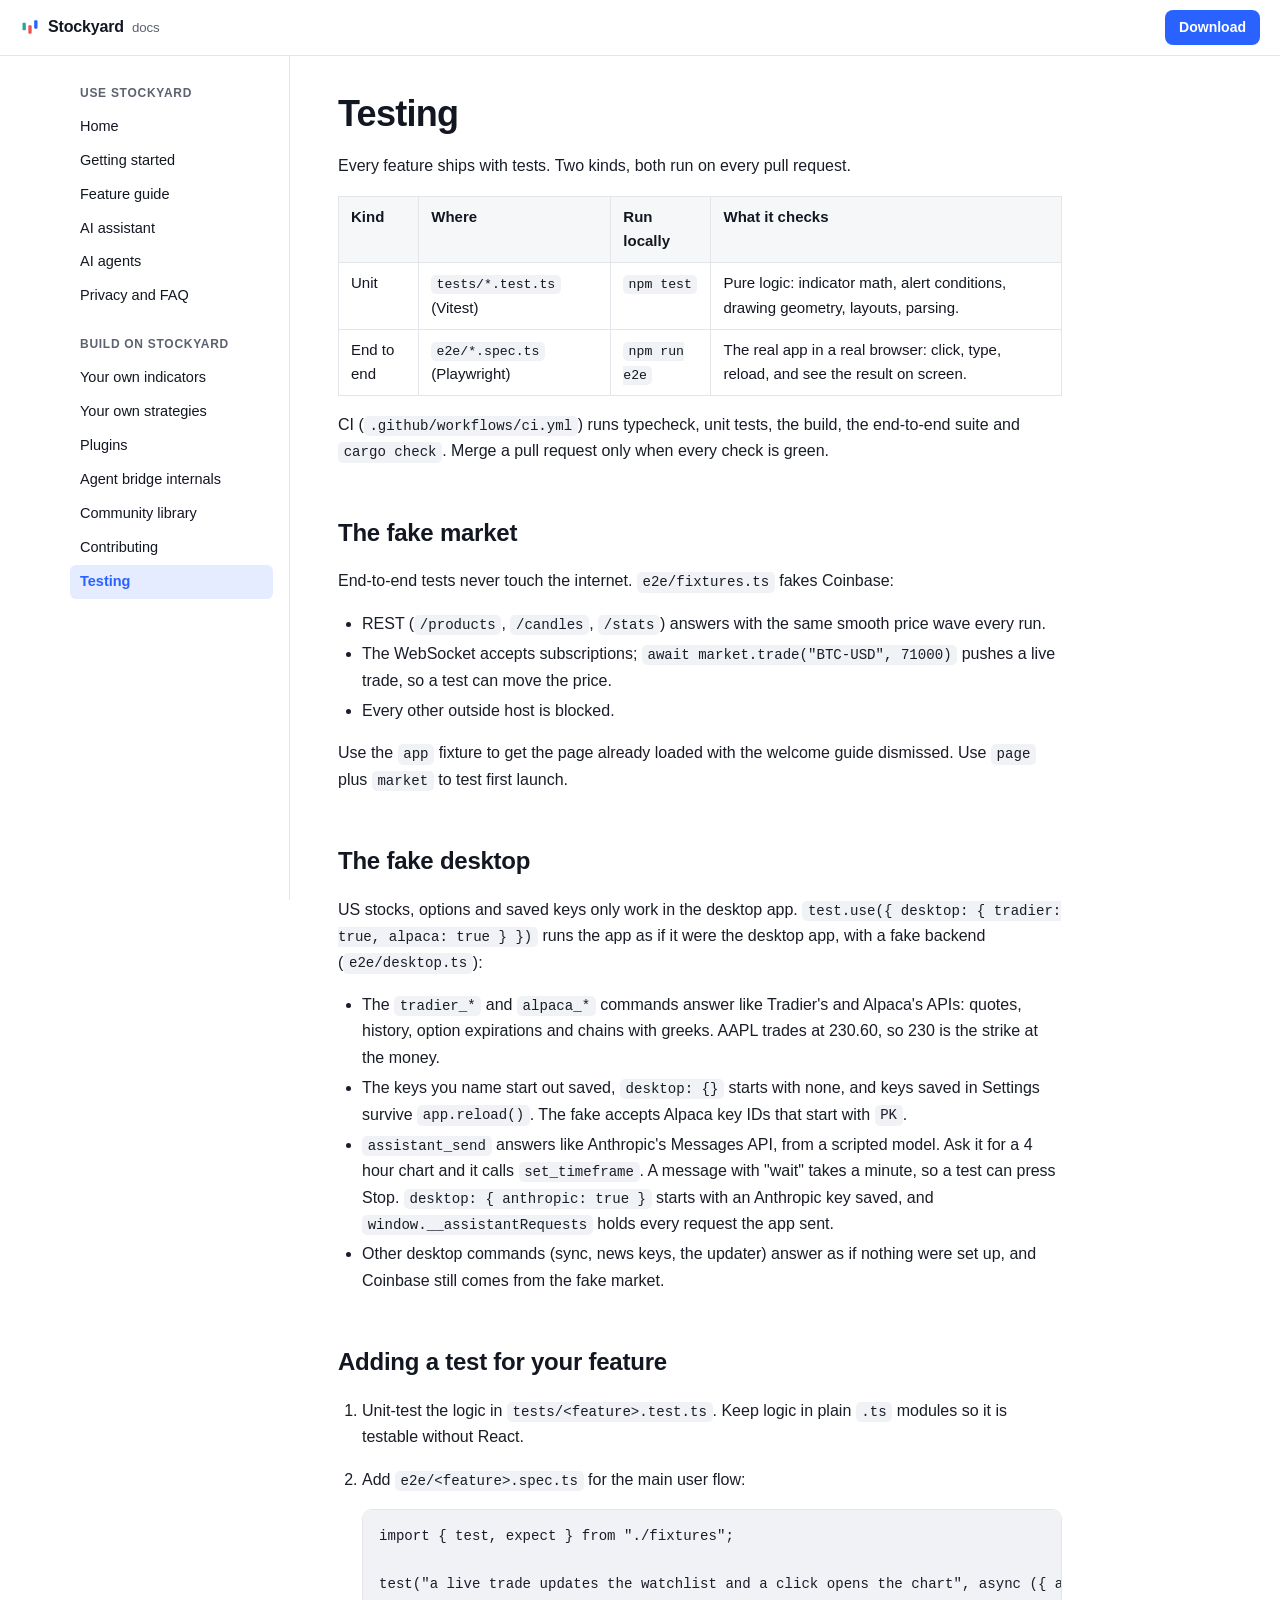
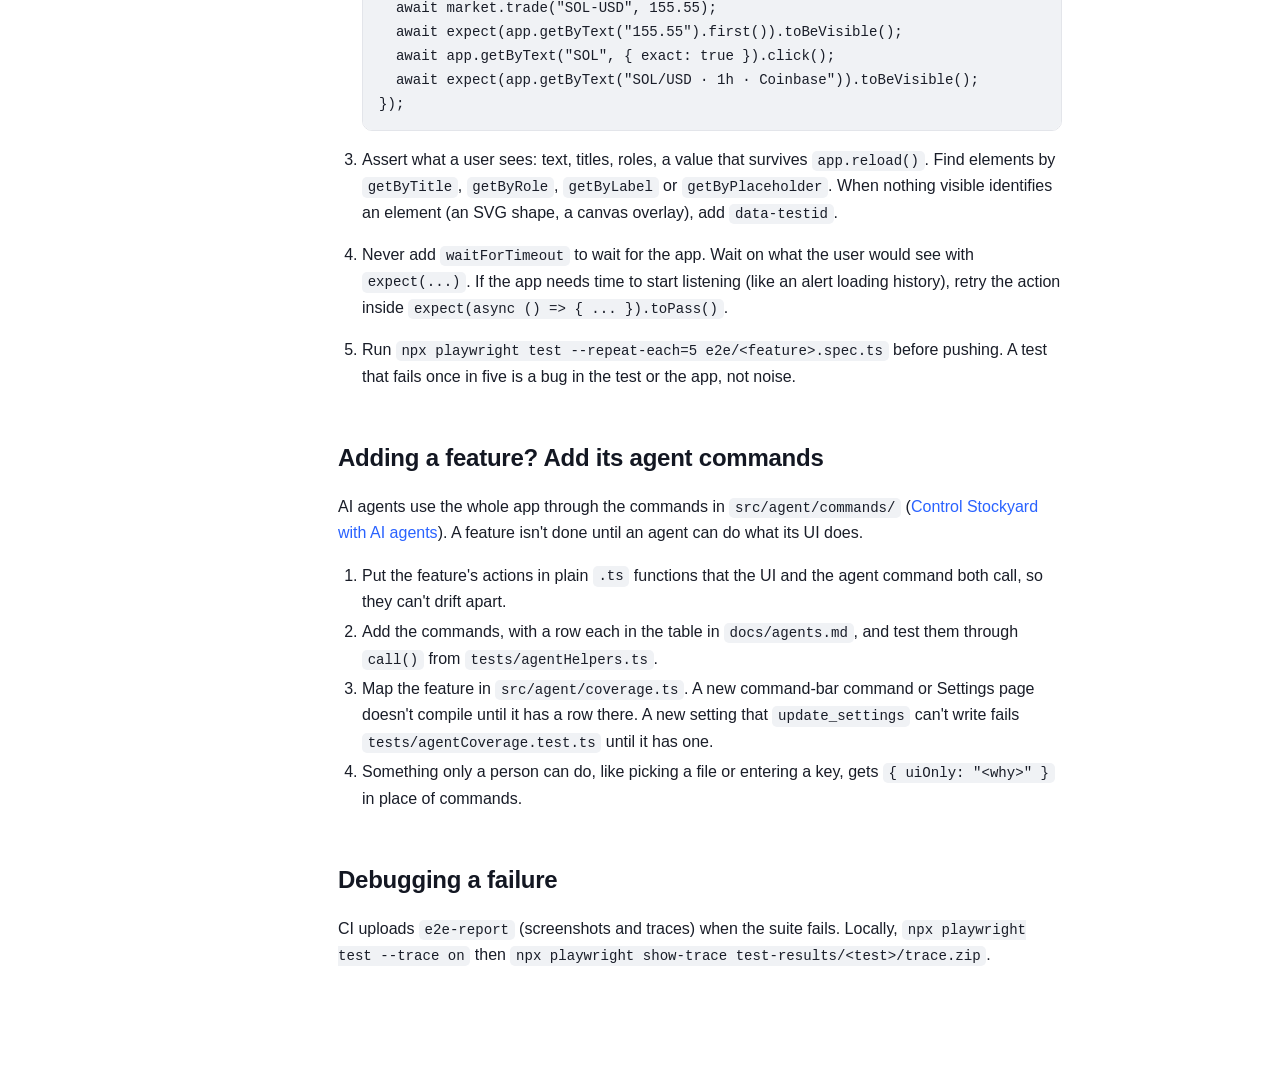
<file: testing.html>
<!doctype html>
<html lang="en">
<head>
<meta charset="utf-8">
<meta name="viewport" content="width=device-width, initial-scale=1">
<title>Testing · Stockyard docs</title>
<link rel="icon" href="data:image/svg+xml,%3Csvg%20width%3D%2220%22%20height%3D%2220%22%20viewBox%3D%220%200%2024%2024%22%20aria-hidden%3D%22true%22%3E%3Crect%20x%3D%223%22%20y%3D%227%22%20width%3D%224%22%20height%3D%229%22%20rx%3D%221%22%20fill%3D%22%2326a69a%22%2F%3E%3Crect%20x%3D%2210%22%20y%3D%2210%22%20width%3D%224%22%20height%3D%2210%22%20rx%3D%221%22%20fill%3D%22%23ef5350%22%2F%3E%3Crect%20x%3D%2217%22%20y%3D%224%22%20width%3D%224%22%20height%3D%2210%22%20rx%3D%221%22%20fill%3D%22%232962ff%22%2F%3E%3C%2Fsvg%3E">
<link rel="stylesheet" href="style.css">
</head>
<body>
<header class="top">
  <button class="menu" aria-label="Menu" onclick="document.body.classList.toggle('nav-open')">☰</button>
  <a class="brand" href="index.html"><svg width="20" height="20" viewBox="0 0 24 24" aria-hidden="true"><rect x="3" y="7" width="4" height="9" rx="1" fill="#26a69a"/><rect x="10" y="10" width="4" height="10" rx="1" fill="#ef5350"/><rect x="17" y="4" width="4" height="10" rx="1" fill="#2962ff"/></svg><span>Stockyard</span><small>docs</small></a>
  <a class="download" href="https://github.com/mc5161876-rgb/Stockyard-releases/releases/latest" target="_blank" rel="noopener">Download</a>
</header>
<div class="wrap">
  <nav class="side"><div class="group"><div class="group-title">Use Stockyard</div><a href="index.html">Home</a><a href="getting-started.html">Getting started</a><a href="features.html">Feature guide</a><a href="assistant.html">AI assistant</a><a href="agents.html">AI agents</a><a href="faq.html">Privacy and FAQ</a></div><div class="group"><div class="group-title">Build on Stockyard</div><a href="custom-indicators.html">Your own indicators</a><a href="strategies.html">Your own strategies</a><a href="plugins.html">Plugins</a><a href="agents-contract.html">Agent bridge internals</a><a href="community.html">Community library</a><a href="contributing.html">Contributing</a><a href="testing.html" aria-current="page">Testing</a></div></nav>
  <main class="doc"><h1>Testing</h1>
<p>Every feature ships with tests. Two kinds, both run on every pull request.</p>
<table>
<thead>
<tr>
<th>Kind</th>
<th>Where</th>
<th>Run locally</th>
<th>What it checks</th>
</tr>
</thead>
<tbody><tr>
<td>Unit</td>
<td><code>tests/*.test.ts</code> (Vitest)</td>
<td><code>npm test</code></td>
<td>Pure logic: indicator math, alert conditions, drawing geometry, layouts, parsing.</td>
</tr>
<tr>
<td>End to end</td>
<td><code>e2e/*.spec.ts</code> (Playwright)</td>
<td><code>npm run e2e</code></td>
<td>The real app in a real browser: click, type, reload, and see the result on screen.</td>
</tr>
</tbody></table>
<p>CI (<code>.github/workflows/ci.yml</code>) runs typecheck, unit tests, the build, the end-to-end suite and <code>cargo check</code>. Merge a pull request only when every check is green.</p>
<h2 id="the-fake-market"><a class="anchor" href="#the-fake-market">The fake market</a></h2>
<p>End-to-end tests never touch the internet. <code>e2e/fixtures.ts</code> fakes Coinbase:</p>
<ul>
<li>REST (<code>/products</code>, <code>/candles</code>, <code>/stats</code>) answers with the same smooth price wave every run.</li>
<li>The WebSocket accepts subscriptions; <code>await market.trade(&quot;BTC-USD&quot;, 71000)</code> pushes a live trade, so a test can move the price.</li>
<li>Every other outside host is blocked.</li>
</ul>
<p>Use the <code>app</code> fixture to get the page already loaded with the welcome guide dismissed. Use <code>page</code> plus <code>market</code> to test first launch.</p>
<h2 id="the-fake-desktop"><a class="anchor" href="#the-fake-desktop">The fake desktop</a></h2>
<p>US stocks, options and saved keys only work in the desktop app. <code>test.use({ desktop: { tradier: true, alpaca: true } })</code> runs the app as if it were the desktop app, with a fake backend (<code>e2e/desktop.ts</code>):</p>
<ul>
<li>The <code>tradier_*</code> and <code>alpaca_*</code> commands answer like Tradier&#39;s and Alpaca&#39;s APIs: quotes, history, option expirations and chains with greeks. AAPL trades at 230.60, so 230 is the strike at the money.</li>
<li>The keys you name start out saved, <code>desktop: {}</code> starts with none, and keys saved in Settings survive <code>app.reload()</code>. The fake accepts Alpaca key IDs that start with <code>PK</code>.</li>
<li><code>assistant_send</code> answers like Anthropic&#39;s Messages API, from a scripted model. Ask it for a 4 hour chart and it calls <code>set_timeframe</code>. A message with &quot;wait&quot; takes a minute, so a test can press Stop. <code>desktop: { anthropic: true }</code> starts with an Anthropic key saved, and <code>window.__assistantRequests</code> holds every request the app sent.</li>
<li>Other desktop commands (sync, news keys, the updater) answer as if nothing were set up, and Coinbase still comes from the fake market.</li>
</ul>
<h2 id="adding-a-test-for-your-feature"><a class="anchor" href="#adding-a-test-for-your-feature">Adding a test for your feature</a></h2>
<ol>
<li><p>Unit-test the logic in <code>tests/&lt;feature&gt;.test.ts</code>. Keep logic in plain <code>.ts</code> modules so it is testable without React.</p>
</li>
<li><p>Add <code>e2e/&lt;feature&gt;.spec.ts</code> for the main user flow:</p>
<pre><code class="language-ts">import { test, expect } from &quot;./fixtures&quot;;

test(&quot;a live trade updates the watchlist and a click opens the chart&quot;, async ({ app, market }) =&gt; {
  await market.trade(&quot;SOL-USD&quot;, 155.55);
  await expect(app.getByText(&quot;155.55&quot;).first()).toBeVisible();
  await app.getByText(&quot;SOL&quot;, { exact: true }).click();
  await expect(app.getByText(&quot;SOL/USD · 1h · Coinbase&quot;)).toBeVisible();
});
</code></pre>
</li>
<li><p>Assert what a user sees: text, titles, roles, a value that survives <code>app.reload()</code>. Find elements by <code>getByTitle</code>, <code>getByRole</code>, <code>getByLabel</code> or <code>getByPlaceholder</code>. When nothing visible identifies an element (an SVG shape, a canvas overlay), add <code>data-testid</code>.</p>
</li>
<li><p>Never add <code>waitForTimeout</code> to wait for the app. Wait on what the user would see with <code>expect(...)</code>. If the app needs time to start listening (like an alert loading history), retry the action inside <code>expect(async () =&gt; { ... }).toPass()</code>.</p>
</li>
<li><p>Run <code>npx playwright test --repeat-each=5 e2e/&lt;feature&gt;.spec.ts</code> before pushing. A test that fails once in five is a bug in the test or the app, not noise.</p>
</li>
</ol>
<h2 id="adding-a-feature-add-its-agent-commands"><a class="anchor" href="#adding-a-feature-add-its-agent-commands">Adding a feature? Add its agent commands</a></h2>
<p>AI agents use the whole app through the commands in <code>src/agent/commands/</code> (<a href="agents.html#add-a-command">Control Stockyard with AI agents</a>). A feature isn&#39;t done until an agent can do what its UI does.</p>
<ol>
<li>Put the feature&#39;s actions in plain <code>.ts</code> functions that the UI and the agent command both call, so they can&#39;t drift apart.</li>
<li>Add the commands, with a row each in the table in <code>docs/agents.md</code>, and test them through <code>call()</code> from <code>tests/agentHelpers.ts</code>.</li>
<li>Map the feature in <code>src/agent/coverage.ts</code>. A new command-bar command or Settings page doesn&#39;t compile until it has a row there. A new setting that <code>update_settings</code> can&#39;t write fails <code>tests/agentCoverage.test.ts</code> until it has one.</li>
<li>Something only a person can do, like picking a file or entering a key, gets <code>{ uiOnly: &quot;&lt;why&gt;&quot; }</code> in place of commands.</li>
</ol>
<h2 id="debugging-a-failure"><a class="anchor" href="#debugging-a-failure">Debugging a failure</a></h2>
<p>CI uploads <code>e2e-report</code> (screenshots and traces) when the suite fails. Locally, <code>npx playwright test --trace on</code> then <code>npx playwright show-trace test-results/&lt;test&gt;/trace.zip</code>.</p>
</main>
</div>
</body>
</html>
</file>
<file: style.css>
:root{--bg:#ffffff;--panel:#f6f7f9;--text:#131722;--muted:#5d6270;--border:#e3e5ea;--accent:#2962ff;--code:#f0f2f5;color-scheme:light dark}
@media (prefers-color-scheme:dark){:root{--bg:#0f1117;--panel:#161a23;--text:#e6e8ee;--muted:#9aa1b1;--border:#262b36;--accent:#5b8cff;--code:#1c212c}}
*{box-sizing:border-box}html{scroll-padding-top:72px}
body{margin:0;background:var(--bg);color:var(--text);font:16px/1.65 -apple-system,BlinkMacSystemFont,"Segoe UI",Inter,Roboto,sans-serif}
a{color:var(--accent);text-decoration:none}a:hover{text-decoration:underline}
.top{position:sticky;top:0;z-index:10;display:flex;align-items:center;gap:12px;height:56px;padding:0 20px;border-bottom:1px solid var(--border);background:color-mix(in srgb,var(--bg) 88%,transparent);backdrop-filter:blur(8px)}
.brand{display:flex;align-items:center;gap:8px;color:var(--text);font-weight:700;letter-spacing:-.01em}.brand small{color:var(--muted);font-weight:500}.brand:hover{text-decoration:none}
.download{margin-left:auto;padding:6px 14px;border-radius:8px;background:var(--accent);color:#fff;font-size:14px;font-weight:600}.download:hover{text-decoration:none;filter:brightness(1.1)}
.menu{display:none;border:0;background:none;color:var(--text);font-size:20px;cursor:pointer}
.wrap{display:flex;max-width:1180px;margin:0 auto}
.side{position:sticky;top:56px;align-self:flex-start;width:240px;flex-shrink:0;height:calc(100vh - 56px);overflow:auto;padding:28px 16px 28px 20px;border-right:1px solid var(--border)}
.group{margin-bottom:22px}.group-title{margin:0 0 6px 10px;color:var(--muted);font-size:12px;font-weight:600;text-transform:uppercase;letter-spacing:.06em}
.side a{display:block;padding:5px 10px;border-radius:6px;color:var(--text);font-size:14.5px}.side a:hover{background:var(--panel);text-decoration:none}
.side a[aria-current]{background:color-mix(in srgb,var(--accent) 12%,transparent);color:var(--accent);font-weight:600}
.doc{min-width:0;flex:1;max-width:820px;padding:36px 48px 96px}
.doc h1{margin:0 0 18px;font-size:36px;line-height:1.2;letter-spacing:-.02em}
.doc h2{margin:44px 0 12px;padding-top:4px;font-size:24px;letter-spacing:-.01em}.doc h3{margin:28px 0 8px;font-size:18px}
.doc h2 a.anchor,.doc h3 a.anchor{color:inherit}
.doc p,.doc li{color:color-mix(in srgb,var(--text) 92%,var(--muted))}
.doc li{margin:4px 0}.doc ul,.doc ol{padding-left:24px}
.doc img{max-width:100%;border:1px solid var(--border);border-radius:10px;margin:8px 0 4px}
.doc code{padding:.15em .4em;border-radius:5px;background:var(--code);font:.88em ui-monospace,SFMono-Regular,Menlo,Consolas,monospace}
.doc pre{overflow:auto;padding:14px 16px;border:1px solid var(--border);border-radius:10px;background:var(--code);line-height:1.5}.doc pre code{padding:0;background:none}
.doc table{display:block;overflow:auto;border-collapse:collapse;margin:12px 0;font-size:15px}
.doc th,.doc td{padding:8px 12px;border:1px solid var(--border);text-align:left;vertical-align:top}.doc th{background:var(--panel)}
.doc blockquote{margin:16px 0;padding:2px 16px;border-left:3px solid var(--accent);color:var(--muted)}
@media (max-width:860px){.menu{display:block}.side{position:fixed;left:0;top:56px;z-index:9;background:var(--bg);transform:translateX(-100%);transition:transform .2s}.nav-open .side{transform:none}.doc{padding:24px 16px 72px}.doc h1{font-size:30px}}
</file>
